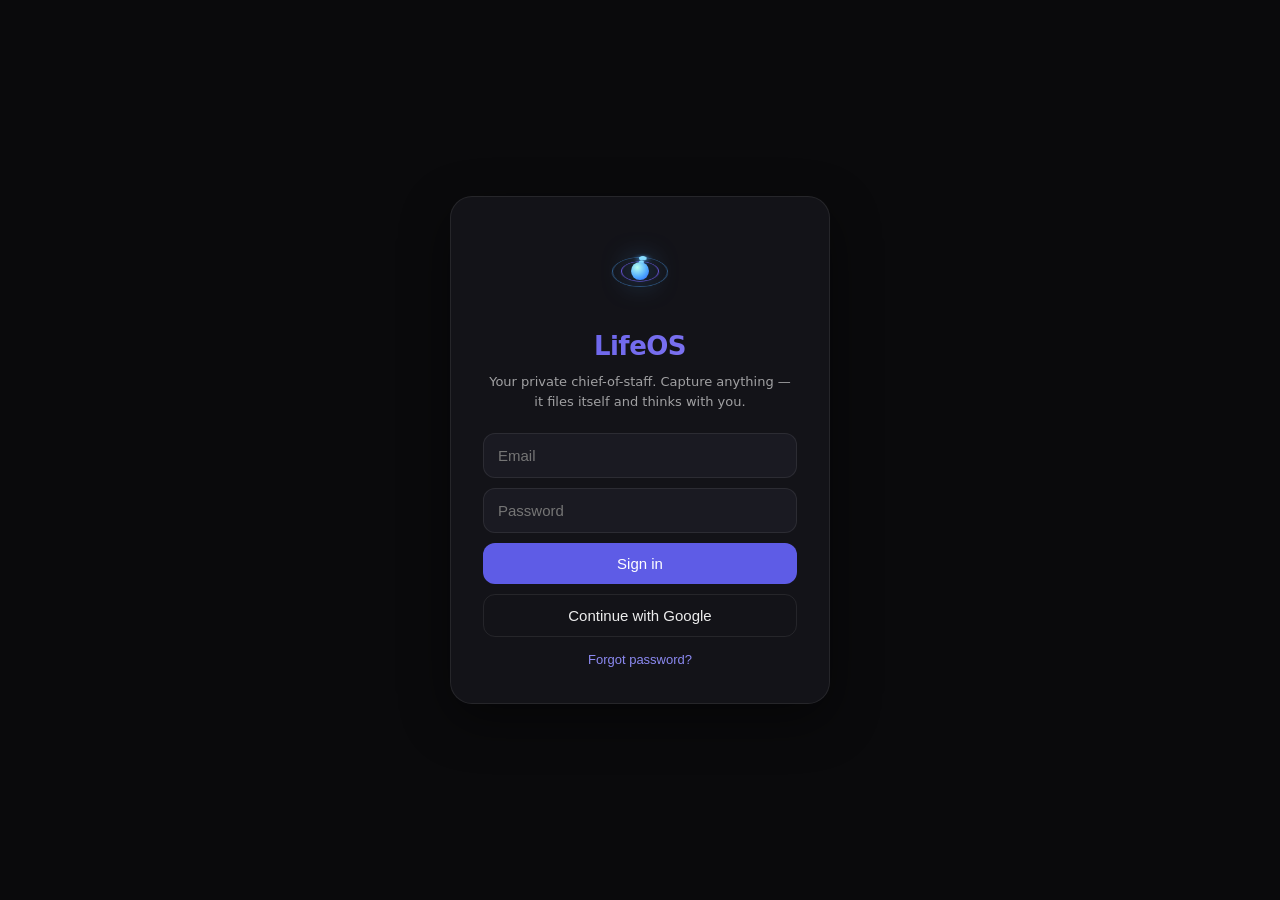
<file: index.html>
<!doctype html>
<html lang="en">
  <head>
    <meta charset="UTF-8" />
    <meta name="viewport" content="width=device-width, initial-scale=1.0, viewport-fit=cover" />
    <meta name="theme-color" content="#0A0A0C" />
    <link rel="manifest" href="./manifest.webmanifest" />
    <link rel="apple-touch-icon" href="./icon.png" />
    <link rel="preconnect" href="https://fonts.googleapis.com" />
    <link rel="preconnect" href="https://fonts.gstatic.com" crossorigin />
    <link rel="stylesheet" href="https://fonts.googleapis.com/css2?family=Newsreader:ital,opsz,wght@0,6..72,400;0,6..72,500;1,6..72,400&display=swap" />
    <title>LifeOS</title>
    <script type="module" crossorigin src="./assets/index-D0IDthLQ.js"></script>
    <link rel="stylesheet" crossorigin href="./assets/index-BQae5wWA.css">
  </head>
  <body>
    <div id="root"></div>
  </body>
</html>
</file>
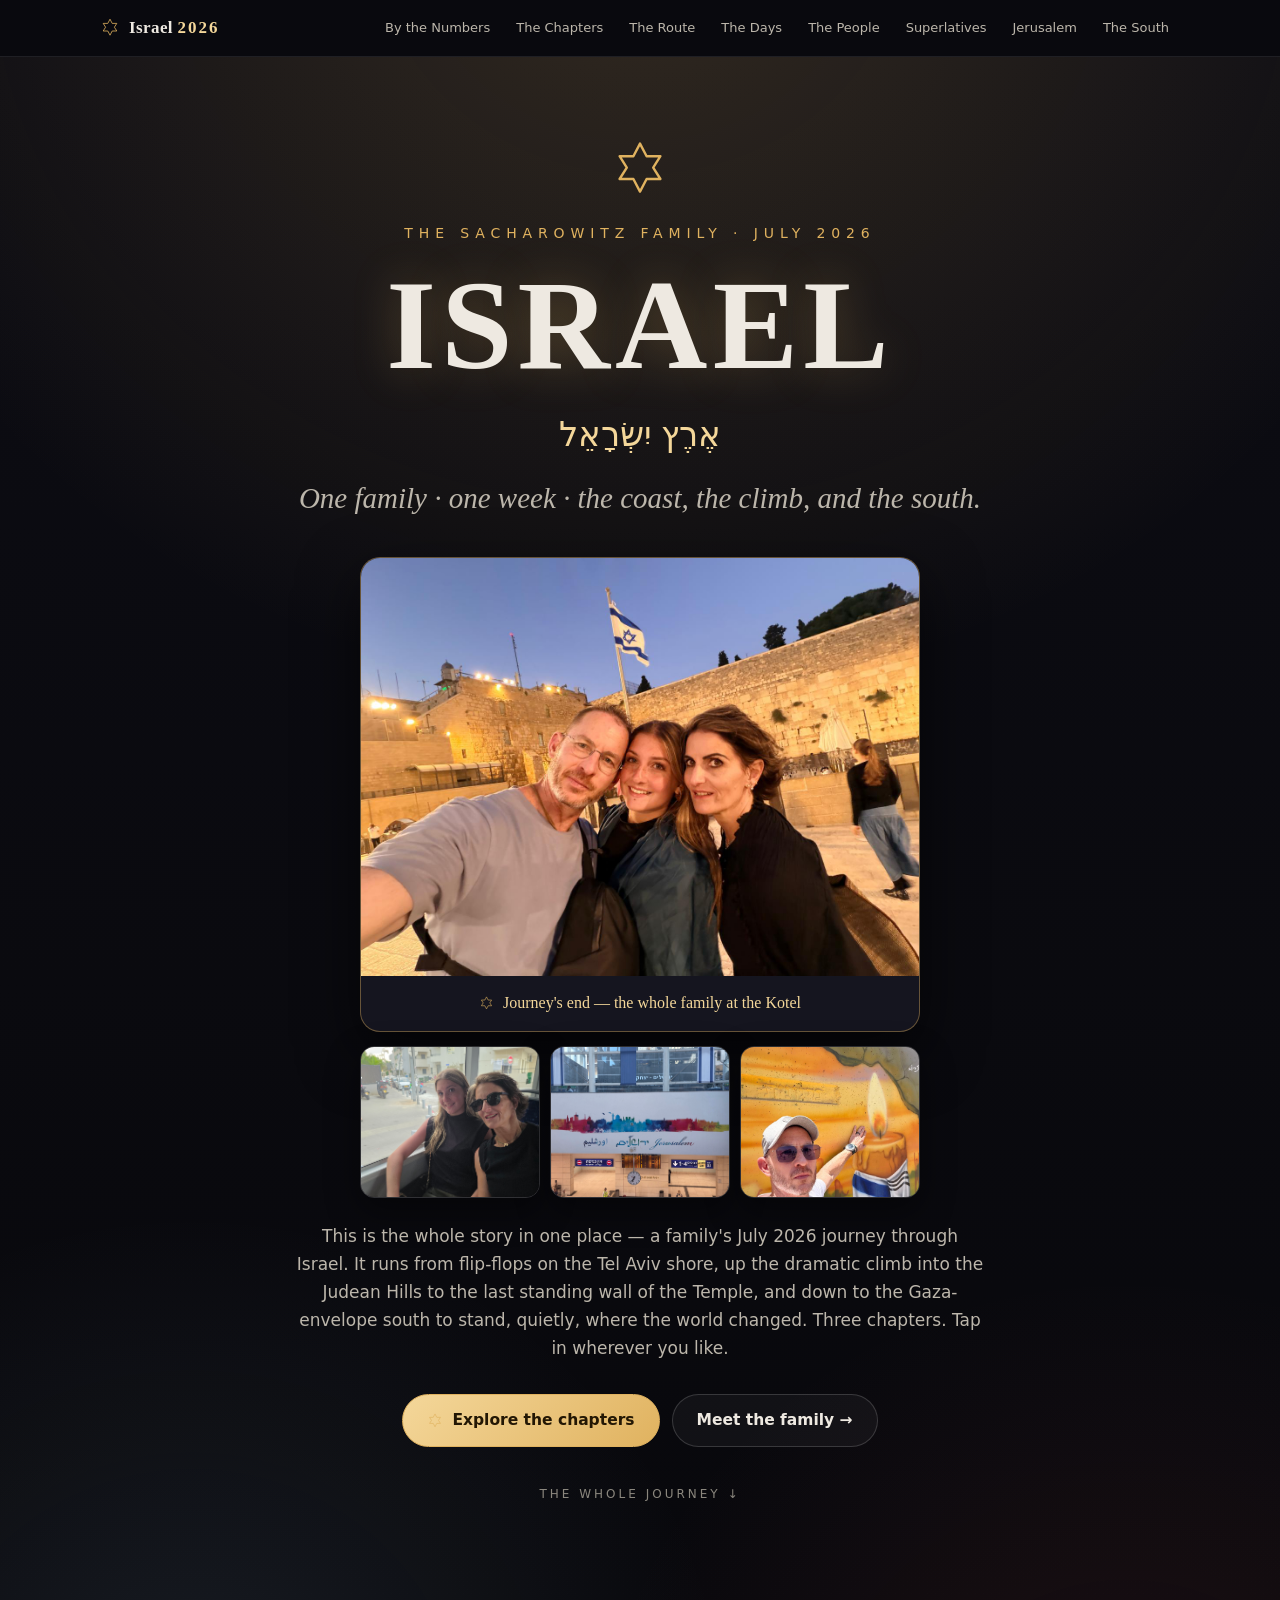
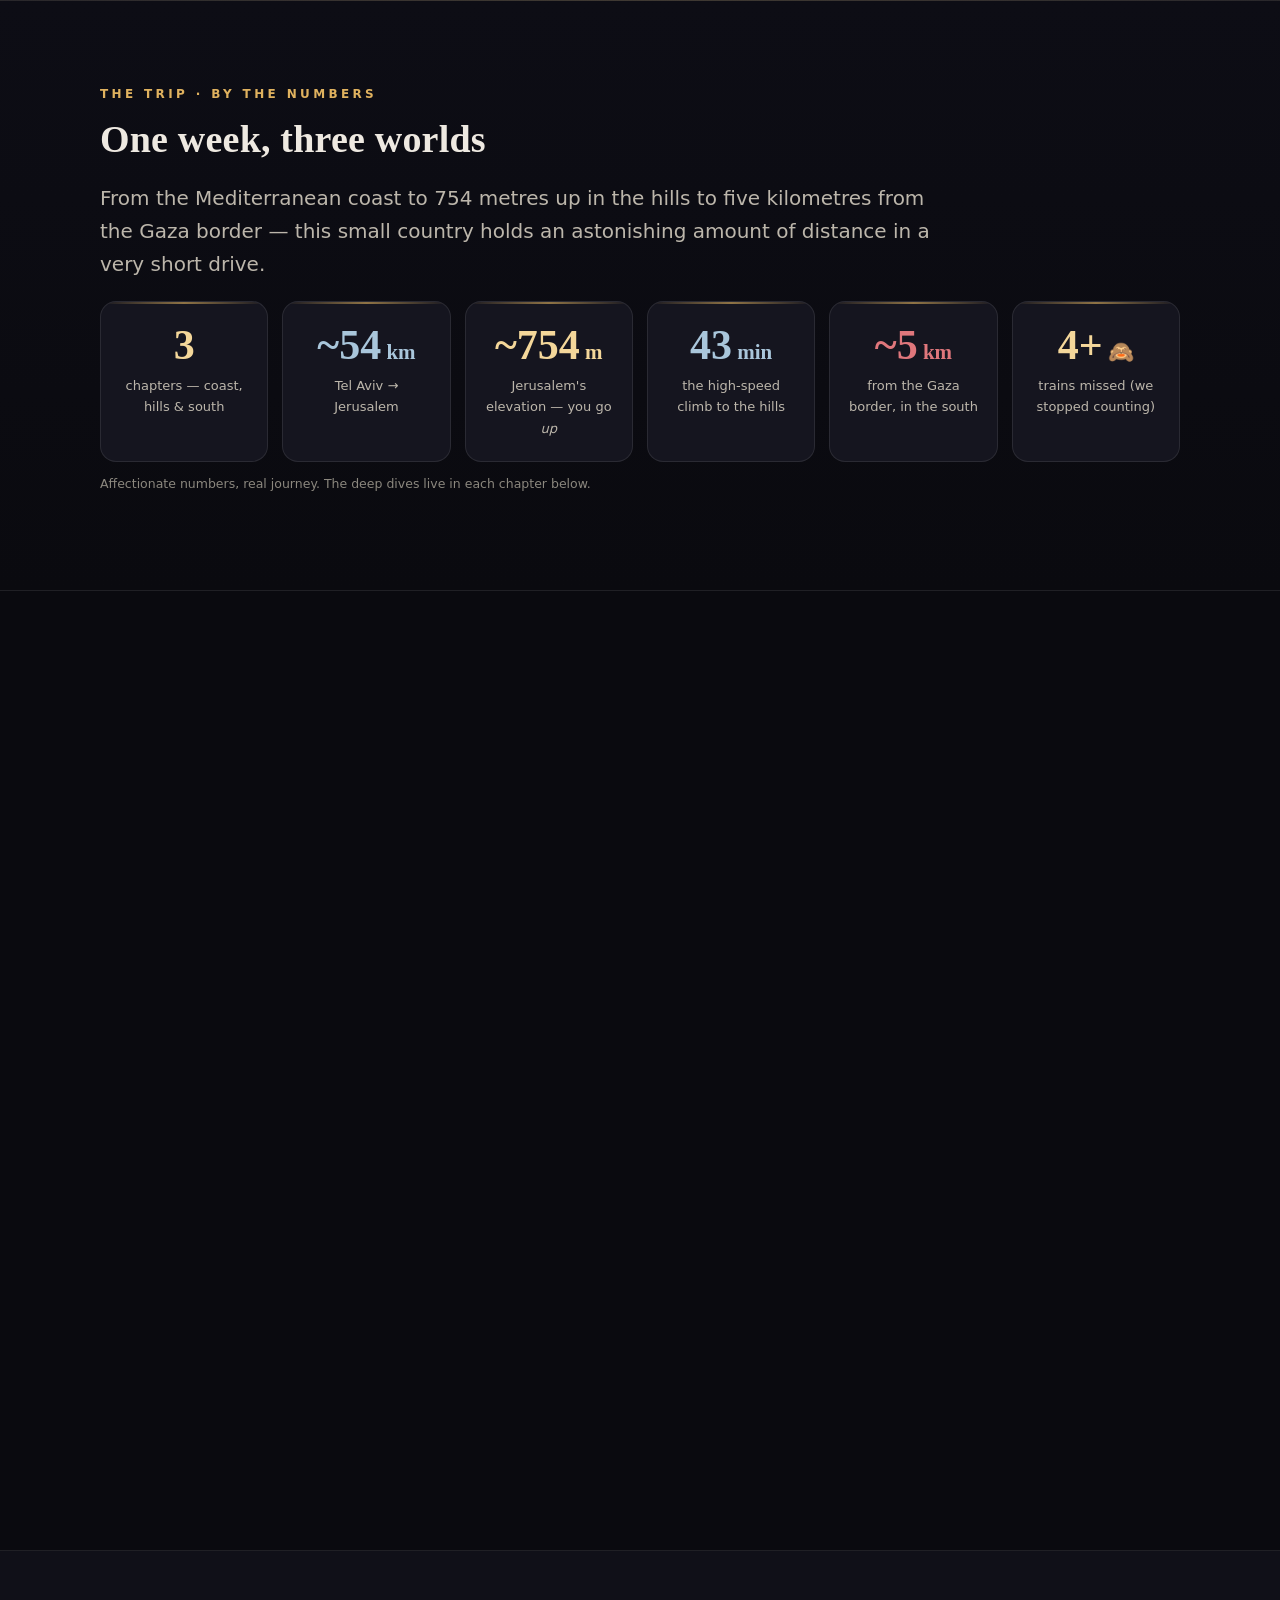
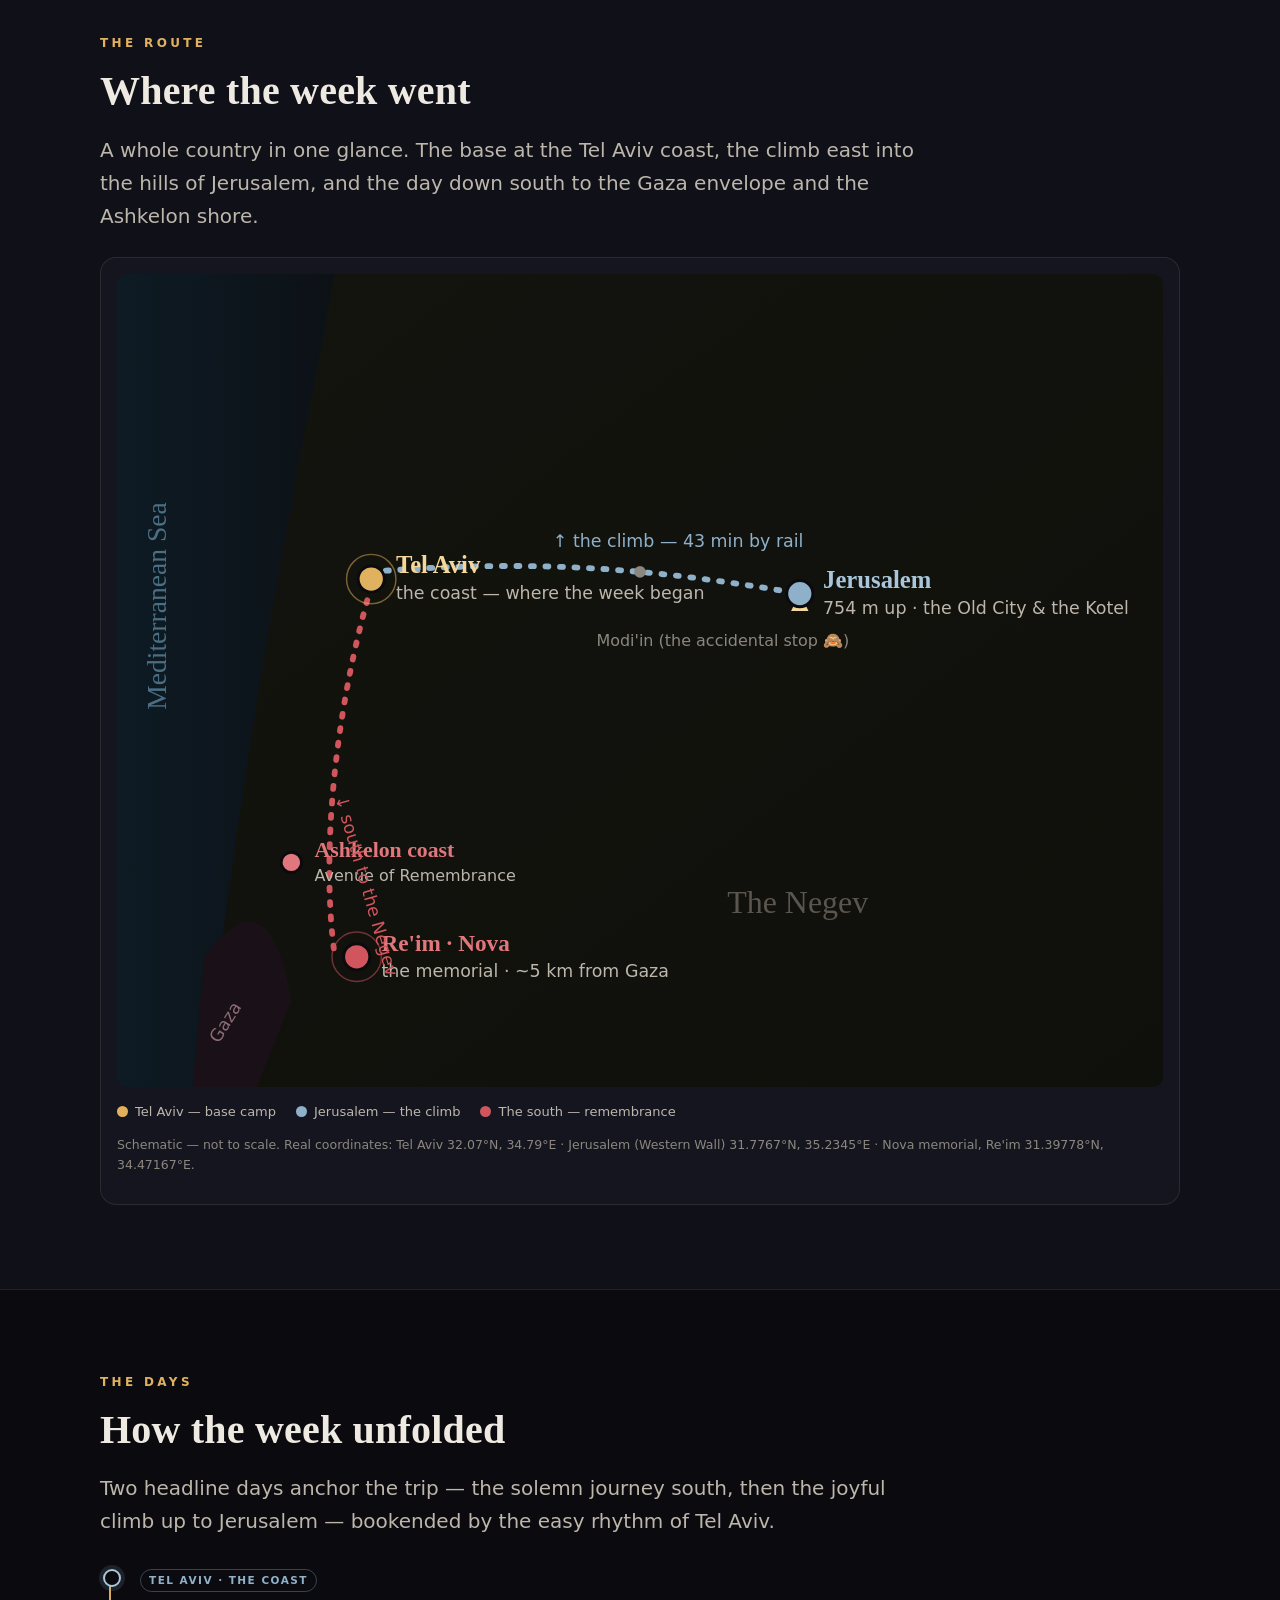
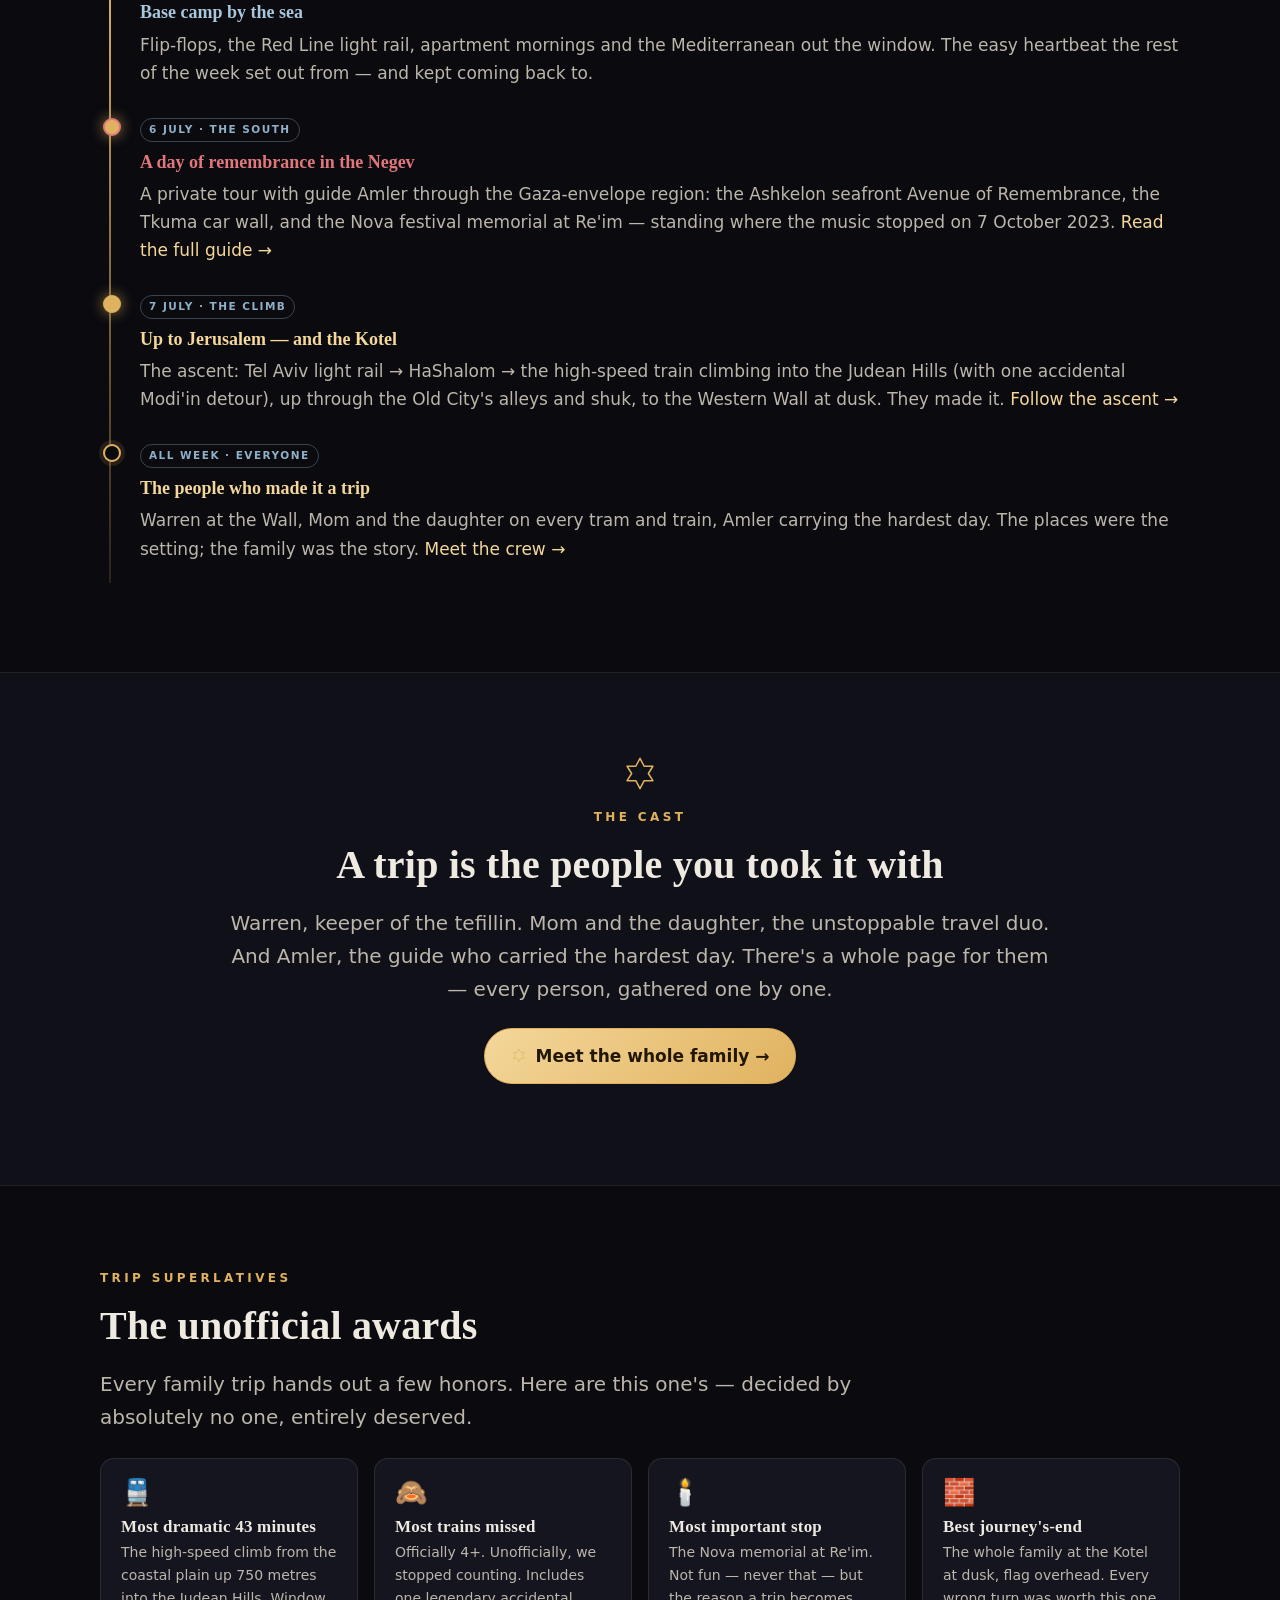
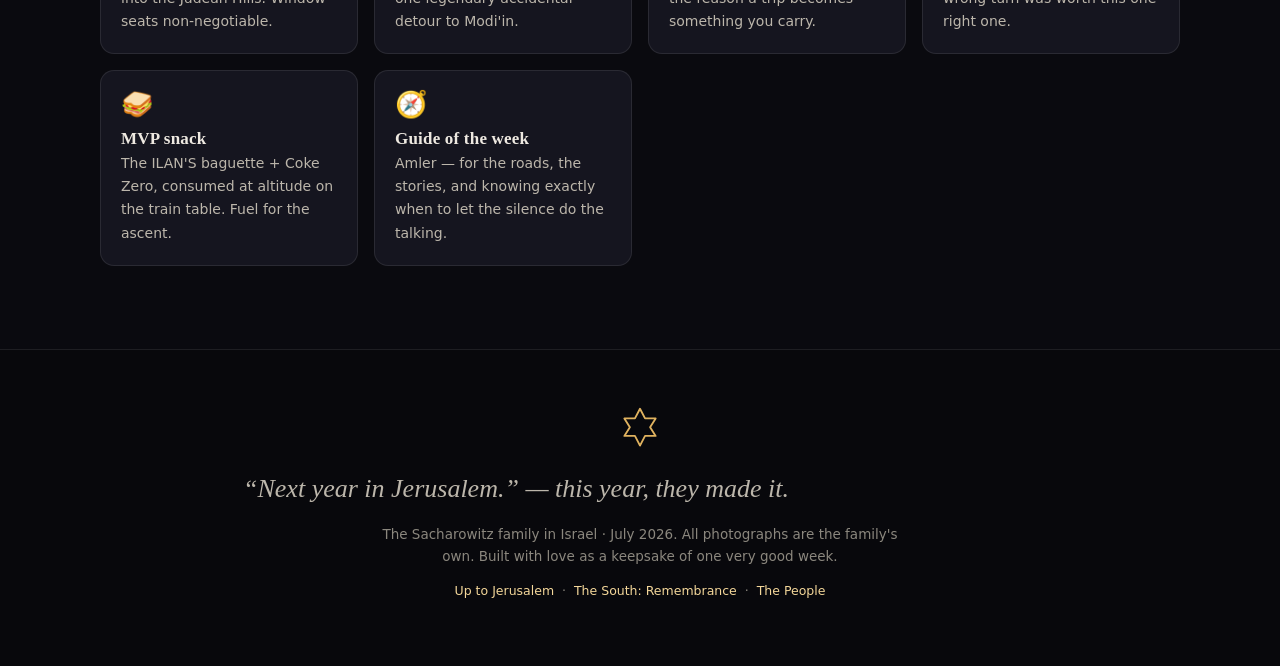
<file: israel/index.html>
<!doctype html>
<html lang="en">
<head>
<meta charset="utf-8" />
<meta name="viewport" content="width=device-width, initial-scale=1.0, viewport-fit=cover" />
<meta name="theme-color" content="#0a0a0f" />
<title>A Family in Israel · July 2026 — the whole journey</title>
<meta name="description" content="The Sacharowitz family's July 2026 trip to Israel — the coast, the climb up to Jerusalem, and the journey of remembrance in the south. One front door to the whole story." />
<style>
  :root{
    --bg:#0a0a0f; --bg2:#101018; --panel:#15151f; --panel2:#1c1c28;
    --line:rgba(255,255,255,.09); --line2:rgba(255,255,255,.16);
    --ink:#eee9e1; --ink2:#bcb6ab; --muted:#8b877e;
    --gold:#e0b25f; --gold2:#f4d79a; --amber:#e6b566;
    --sky:#8fb0c9; --sky2:#a9c6db; --rose:#d0555c; --rose2:#e0777c; --good:#7fb69a;
    --serif:Georgia,"Iowan Old Style","Times New Roman",serif;
    --sans:system-ui,-apple-system,"Segoe UI",Roboto,Helvetica,Arial,sans-serif;
    --wrap:1160px; --r:16px;
  }
  *{box-sizing:border-box}
  html{-webkit-text-size-adjust:100%;scroll-behavior:smooth}
  body{margin:0;background:var(--bg);color:var(--ink);font-family:var(--sans);line-height:1.65;
    font-size:clamp(15px,1.1vw + 12px,17px);overflow-x:hidden;-webkit-font-smoothing:antialiased}
  img{max-width:100%;display:block}
  a{color:var(--gold2);text-decoration:none}
  a:hover{text-decoration:underline}
  h1,h2,h3{font-family:var(--serif);font-weight:600;line-height:1.14;letter-spacing:.2px}
  .wrap{width:100%;max-width:var(--wrap);margin-inline:auto;padding-inline:clamp(16px,4vw,40px)}
  section{padding-block:clamp(42px,6.5vw,84px)}
  .eyebrow{font-family:var(--sans);text-transform:uppercase;letter-spacing:.28em;font-size:12px;color:var(--gold);font-weight:600;margin:0 0 14px}
  .lede{color:var(--ink2);font-size:clamp(16px,1vw + 13px,20px);max-width:66ch}
  .center{text-align:center;margin-inline:auto}
  .divider{height:1px;background:var(--line);border:0;margin:0}
  .star{width:1em;height:1em;display:inline-block;vertical-align:-.12em;flex:none}

  header.nav{position:sticky;top:0;z-index:50;backdrop-filter:blur(10px);background:rgba(10,10,15,.82);border-bottom:1px solid var(--line)}
  .nav-inner{display:flex;align-items:center;gap:14px;min-height:56px}
  .brand{display:flex;align-items:center;gap:9px;font-family:var(--serif);font-weight:600;font-size:17px;letter-spacing:.4px;white-space:nowrap}
  .brand b{color:var(--gold2);letter-spacing:2px}
  .navlinks{margin-left:auto;display:flex;gap:4px;overflow-x:auto;scrollbar-width:none}
  .navlinks::-webkit-scrollbar{display:none}
  .navlinks a{color:var(--ink2);font-size:13px;padding:7px 11px;border-radius:999px;white-space:nowrap}
  .navlinks a:hover{color:var(--ink);background:var(--panel);text-decoration:none}

  /* HERO */
  .hero{position:relative;min-height:94vh;display:flex;align-items:center;text-align:center;overflow:hidden;border-bottom:1px solid var(--line);
    background:radial-gradient(120% 90% at 50% -8%,rgba(224,178,95,.18),transparent 55%),
      radial-gradient(70% 55% at 15% 108%,rgba(143,176,201,.12),transparent 60%),
      radial-gradient(70% 55% at 88% 112%,rgba(208,85,92,.10),transparent 60%),
      linear-gradient(180deg,#0c0c13,#0a0a0f 60%,#08080c)}
  .hero .kick{font-family:var(--sans);letter-spacing:.42em;text-transform:uppercase;font-size:clamp(11px,2.4vw,14px);color:var(--gold);margin:0 0 18px}
  .hero h1{font-size:clamp(44px,12vw,128px);margin:0;letter-spacing:.04em;color:var(--ink);text-shadow:0 0 46px rgba(224,178,95,.30);line-height:.98}
  .hero .heb{font-family:var(--serif);color:var(--gold2);font-size:clamp(20px,5vw,34px);margin:18px 0 0;direction:rtl}
  .hero .sub{font-family:var(--serif);font-style:italic;color:var(--ink2);font-size:clamp(18px,4.2vw,29px);margin:12px 0 0}
  .hero .place{margin:24px auto 0;max-width:64ch;color:var(--ink2)}
  .heroshow{margin:34px auto 0;max-width:560px;border-radius:20px;overflow:hidden;border:1px solid rgba(224,178,95,.4);box-shadow:0 22px 60px rgba(0,0,0,.6);background:var(--panel)}
  .heroshow img{width:100%;max-height:460px;object-fit:cover;object-position:50% 38%;display:block;cursor:zoom-in}
  .heroshow figcaption{padding:14px 18px;font-family:var(--serif);font-size:clamp(14px,2vw,16px);color:var(--gold2);text-align:center;display:flex;gap:9px;align-items:center;justify-content:center}
  .herostrip{display:grid;grid-template-columns:repeat(3,1fr);gap:10px;margin:14px auto 0;max-width:560px}
  .herostrip figure{margin:0;border-radius:14px;overflow:hidden;border:1px solid var(--line2);box-shadow:0 12px 34px rgba(0,0,0,.45)}
  .herostrip img{width:100%;height:clamp(110px,17vw,150px);object-fit:cover;cursor:zoom-in;background:var(--panel2)}
  .herocta{display:flex;flex-wrap:wrap;gap:12px;justify-content:center;margin:32px auto 4px}
  .herocta a{display:inline-flex;align-items:center;gap:9px;font-weight:600;font-size:clamp(14px,1.4vw,15.5px);padding:13px 24px;border-radius:999px;transition:transform .2s ease}
  .herocta a.primary{background:linear-gradient(135deg,var(--gold2),var(--gold));color:#231704;border:1px solid var(--gold)}
  .herocta a.ghost{color:var(--ink);border:1px solid var(--line2);background:rgba(255,255,255,.04)}
  .herocta a:hover{text-decoration:none;transform:translateY(-2px)}
  .hero .scroll{margin-top:38px;color:var(--muted);font-size:12px;letter-spacing:.25em;text-transform:uppercase}

  /* STATS */
  .stats{background:linear-gradient(180deg,#0d0d15,#0a0a0f)}
  .statgrid{display:grid;grid-template-columns:repeat(auto-fit,minmax(min(100%,150px),1fr));gap:14px;margin-top:10px}
  .stat{background:var(--panel);border:1px solid var(--line);border-radius:var(--r);padding:22px 18px;text-align:center;position:relative;overflow:hidden}
  .stat::before{content:"";position:absolute;inset:0 0 auto 0;height:2px;background:linear-gradient(90deg,transparent,var(--gold),transparent);opacity:.6}
  .stat .num{font-family:var(--serif);font-size:clamp(28px,6.5vw,42px);color:var(--gold2);line-height:1;font-weight:600}
  .stat .lab{margin-top:9px;font-size:13px;color:var(--ink2)}
  .stat.sky .num{color:var(--sky2)} .stat.rose .num{color:var(--rose2)}

  /* CHAPTERS */
  .chapters{display:grid;grid-template-columns:repeat(auto-fit,minmax(min(100%,300px),1fr));gap:20px;margin-top:28px}
  .chap{position:relative;border-radius:20px;overflow:hidden;border:1px solid var(--line2);background:var(--panel);display:flex;flex-direction:column;
    box-shadow:0 16px 40px rgba(0,0,0,.4);transition:transform .3s ease,border-color .3s ease}
  .chap:hover{transform:translateY(-6px);border-color:var(--gold);text-decoration:none}
  .chapimg{position:relative;aspect-ratio:4/3;overflow:hidden}
  .chapimg img{width:100%;height:100%;object-fit:cover;transition:transform .5s ease}
  .chap:hover .chapimg img{transform:scale(1.05)}
  .chapimg::after{content:"";position:absolute;inset:0;background:linear-gradient(180deg,transparent 40%,rgba(10,10,15,.86))}
  .chapnum{position:absolute;top:14px;left:16px;z-index:2;font-family:var(--serif);font-size:13px;letter-spacing:.16em;text-transform:uppercase;
    color:var(--gold2);background:rgba(10,10,15,.55);border:1px solid rgba(224,178,95,.4);border-radius:999px;padding:5px 12px}
  .chapbody{padding:20px 22px 24px}
  .chapbody h3{font-size:clamp(21px,2.6vw,26px);margin:0 0 4px;color:var(--ink)}
  .chapbody .when{font-size:12px;letter-spacing:.14em;text-transform:uppercase;color:var(--gold);font-weight:600}
  .chapbody p{color:var(--ink2);font-size:14.5px;margin:10px 0 0}
  .chapbody .go{display:inline-flex;align-items:center;gap:7px;margin-top:14px;font-weight:600;font-size:14px;color:var(--gold2)}

  /* MAP */
  .mapwrap{background:var(--panel);border:1px solid var(--line);border-radius:var(--r);padding:16px;margin-top:24px}
  .mapwrap svg{width:100%;height:auto;display:block;border-radius:10px}
  .legend{display:flex;flex-wrap:wrap;gap:12px 20px;margin-top:14px;font-size:13px;color:var(--ink2)}
  .legend span{display:inline-flex;align-items:center;gap:7px}
  .dotp{width:11px;height:11px;border-radius:50%;flex:none}
  .maptip{font-size:12.5px;color:var(--muted);margin-top:12px}

  /* TIMELINE */
  .tl{position:relative;margin-top:26px;padding-left:34px}
  .tl::before{content:"";position:absolute;left:9px;top:6px;bottom:6px;width:2px;background:linear-gradient(180deg,var(--gold),rgba(224,178,95,.15))}
  .tl .item{position:relative;padding:0 0 26px 6px}
  .tl .item::before{content:"";position:absolute;left:-31px;top:5px;width:14px;height:14px;border-radius:50%;background:var(--bg);border:2px solid var(--gold);box-shadow:0 0 0 4px rgba(224,178,95,.12)}
  .tl .item.sky::before{border-color:var(--sky2);box-shadow:0 0 0 4px rgba(143,176,201,.14)}
  .tl .item.rose::before{border-color:var(--rose2);box-shadow:0 0 0 4px rgba(208,85,92,.14)}
  .tl .item.key::before{background:var(--gold);box-shadow:0 0 14px rgba(224,178,95,.7)}
  .tl .t{font-family:var(--serif);color:var(--gold2);font-size:18px;font-weight:600}
  .tl .item.sky .t{color:var(--sky2)} .tl .item.rose .t{color:var(--rose2)}
  .tl .d{color:var(--ink2);margin-top:3px}
  .tl .loc{display:inline-block;font-size:10.5px;letter-spacing:.14em;text-transform:uppercase;color:#8fb0c9;border:1px solid rgba(143,176,201,.35);border-radius:999px;padding:2px 8px;margin-bottom:6px;font-weight:600}

  /* SUPERLATIVES */
  .super{display:grid;grid-template-columns:repeat(auto-fit,minmax(min(100%,250px),1fr));gap:16px;margin-top:24px}
  .scard{background:var(--panel);border:1px solid var(--line);border-radius:14px;padding:20px}
  .scard .ico{font-size:26px;line-height:1}
  .scard h3{font-size:17px;margin:12px 0 4px;color:var(--ink)}
  .scard p{margin:0;font-size:14px;color:var(--ink2)}

  footer{border-top:1px solid var(--line);background:#08080c;text-align:center}
  footer .big{font-family:var(--serif);font-style:italic;color:var(--ink2);font-size:clamp(19px,3vw,26px);margin:0 0 12px}
  footer p{color:var(--muted);font-size:13.5px;max-width:64ch;margin:8px auto}

  #lightbox{position:fixed;inset:0;z-index:100;background:rgba(6,6,9,.95);display:none;align-items:center;justify-content:center;flex-direction:column;padding:20px;cursor:zoom-out}
  #lightbox.on{display:flex}
  #lightbox img{max-width:96vw;max-height:82vh;border-radius:10px;box-shadow:0 20px 60px rgba(0,0,0,.6)}
  #lightbox .lbcap{color:var(--ink2);font-size:13.5px;margin-top:14px;max-width:72ch;text-align:center}
  #lightbox .lbx{position:absolute;top:16px;right:20px;color:var(--ink2);font-size:30px;line-height:1}

  .js .reveal{opacity:0;transform:translateY(18px);transition:opacity .7s ease,transform .7s ease}
  .js .reveal.in{opacity:1;transform:none}
  @media (prefers-reduced-motion:reduce){.js .reveal{opacity:1;transform:none;transition:none}html{scroll-behavior:auto}}
</style>
</head>
<body>

<svg width="0" height="0" style="position:absolute" aria-hidden="true">
  <symbol id="magen" viewBox="0 0 100 100"><path d="M50 6 L61 27 84 27 72 46 84 65 61 65 50 86 39 65 16 65 28 46 16 27 39 27 Z" fill="none" stroke="#e0b25f" stroke-width="4" stroke-linejoin="round"/></symbol>
  <symbol id="anemone" viewBox="0 0 24 24"><g fill="#d0555c"><ellipse cx="12" cy="5" rx="3" ry="5"/><ellipse cx="12" cy="19" rx="3" ry="5"/><ellipse cx="5" cy="12" rx="5" ry="3"/><ellipse cx="19" cy="12" rx="5" ry="3"/><ellipse cx="7" cy="7" rx="3.4" ry="4.6" transform="rotate(-45 7 7)"/><ellipse cx="17" cy="7" rx="3.4" ry="4.6" transform="rotate(45 17 7)"/><ellipse cx="7" cy="17" rx="3.4" ry="4.6" transform="rotate(45 7 17)"/><ellipse cx="17" cy="17" rx="3.4" ry="4.6" transform="rotate(-45 17 17)"/></g><circle cx="12" cy="12" r="3.2" fill="#1a1a10"/></symbol>
</svg>

<header class="nav">
  <div class="wrap nav-inner">
    <div class="brand"><svg class="star" style="width:20px;height:20px"><use href="#magen"/></svg> <span>Israel <b>2026</b></span></div>
    <nav class="navlinks">
      <a href="#stats">By the Numbers</a>
      <a href="#chapters">The Chapters</a>
      <a href="#map">The Route</a>
      <a href="#timeline">The Days</a>
      <a href="#people">The People</a>
      <a href="#super">Superlatives</a>
      <a href="../jerusalem-tour/">Jerusalem</a>
      <a href="../nova-tour/">The South</a>
    </nav>
  </div>
</header>

<!-- HERO -->
<section class="hero" id="top">
  <div class="wrap">
    <svg class="star" style="width:60px;height:60px;margin:0 auto 22px;display:block"><use href="#magen"/></svg>
    <p class="kick">The Sacharowitz Family · July 2026</p>
    <h1>ISRAEL</h1>
    <p class="heb">אֶרֶץ יִשְׂרָאֵל</p>
    <p class="sub">One family · one week · the coast, the climb, and the south.</p>
    <figure class="heroshow">
      <img data-lb data-cap="The Sacharowitz family at the Western Wall at dusk, the Israeli flag flying above the golden stones — 7 July 2026." src="../jerusalem-tour/img/kotel-family.jpg" alt="The family together at the Western Wall at dusk">
      <figcaption><svg class="star" style="width:15px;height:15px"><use href="#magen"/></svg> Journey's end — the whole family at the Kotel</figcaption>
    </figure>
    <div class="herostrip">
      <figure><img data-lb data-cap="Mother and daughter on the Tel Aviv light rail — where the week began." src="../jerusalem-tour/img/tram-mother-daughter.jpg" alt="On the Tel Aviv light rail"></figure>
      <figure><img data-lb data-cap="Arrival — the watercolor 'Jerusalem' mural at Yitzhak Navon station." src="../jerusalem-tour/img/navon-jerusalem-mural.jpg" alt="Jerusalem mural at Navon station"></figure>
      <figure><img data-lb data-cap="A hand to the memorial candle at the Nova site, Re'im — the most solemn day of the trip." src="../nova-tour/img/nova-candle.jpg" alt="A hand to the memorial candle at Re'im"></figure>
    </div>
    <p class="place">This is the whole story in one place — a family's July 2026 journey through Israel. It runs from flip-flops on the Tel Aviv shore, up the dramatic climb into the Judean Hills to the last standing wall of the Temple, and down to the Gaza-envelope south to stand, quietly, where the world changed. Three chapters. Tap in wherever you like.</p>
    <div class="herocta">
      <a class="primary" href="#chapters"><svg class="star" style="width:16px;height:16px"><use href="#magen"/></svg> Explore the chapters</a>
      <a class="ghost" href="#people">Meet the family →</a>
    </div>
    <p class="scroll">The whole journey ↓</p>
  </div>
</section>

<!-- STATS -->
<section class="stats" id="stats">
  <div class="wrap reveal">
    <p class="eyebrow">The Trip · by the numbers</p>
    <h2 style="margin:0 0 6px;font-size:clamp(24px,4.4vw,38px)">One week, three worlds</h2>
    <p class="lede">From the Mediterranean coast to 754 metres up in the hills to five kilometres from the Gaza border — this small country holds an astonishing amount of distance in a very short drive.</p>
    <div class="statgrid">
      <div class="stat"><div class="num">3</div><div class="lab">chapters — coast, hills &amp; south</div></div>
      <div class="stat sky"><div class="num">~54<span style="font-size:.5em"> km</span></div><div class="lab">Tel Aviv → Jerusalem</div></div>
      <div class="stat"><div class="num">~754<span style="font-size:.5em"> m</span></div><div class="lab">Jerusalem's elevation — you go <em>up</em></div></div>
      <div class="stat sky"><div class="num">43<span style="font-size:.5em"> min</span></div><div class="lab">the high-speed climb to the hills</div></div>
      <div class="stat rose"><div class="num">~5<span style="font-size:.5em"> km</span></div><div class="lab">from the Gaza border, in the south</div></div>
      <div class="stat"><div class="num">4+<span style="font-size:.5em"> 🙈</span></div><div class="lab">trains missed (we stopped counting)</div></div>
    </div>
    <p class="maptip">Affectionate numbers, real journey. The deep dives live in each chapter below.</p>
  </div>
</section>

<hr class="divider" />

<!-- CHAPTERS -->
<section id="chapters">
  <div class="wrap reveal">
    <p class="eyebrow">The Journey</p>
    <h2 style="font-size:clamp(26px,4.6vw,40px);margin:0 0 10px">Three chapters, one week</h2>
    <p class="lede">The trip tells itself in three movements — the solemn south, the joyful climb, and the people who tied it all together. Step into any one.</p>
    <div class="chapters">
      <a class="chap" href="../nova-tour/">
        <div class="chapimg"><span class="chapnum">Chapter I · 6 July</span><img src="../nova-tour/img/nova-candle.jpg" alt="The memorial candle at the Nova site"></div>
        <div class="chapbody">
          <div class="when">The South · Remembrance</div>
          <h3>Bearing witness in the Negev</h3>
          <p>A private day through the Gaza envelope with guide Amler — the Nova festival memorial at Re'im, the Tkuma car wall, and the Ashkelon coast where the sea attack came ashore. The trip's most serious day, told with care and full sources.</p>
          <span class="go">Enter the remembrance guide →</span>
        </div>
      </a>
      <a class="chap" href="../jerusalem-tour/">
        <div class="chapimg"><span class="chapnum">Chapter II · 7 July</span><img src="../jerusalem-tour/img/kotel-family.jpg" alt="The family at the Western Wall"></div>
        <div class="chapbody">
          <div class="when">The Climb · Tel Aviv → Jerusalem</div>
          <h3>Up to Jerusalem</h3>
          <p>The ascent — from the Tel Aviv light rail through HaShalom station, onto the high-speed train that climbs into the Judean Hills, one accidental detour to Modi'in, and up through the Old City to the Kotel. A joyful, playful travel diary. And they made it.</p>
          <span class="go">Follow the ascent →</span>
        </div>
      </a>
      <a class="chap" href="../people/">
        <div class="chapimg"><span class="chapnum">Chapter III · everyone</span><img src="../jerusalem-tour/img/oldcity-shuk-family.jpg" alt="The family in the Old City market"></div>
        <div class="chapbody">
          <div class="when">The People · the whole crew</div>
          <h3>The family, one by one</h3>
          <p>A trip is really just the people you took it with. Everyone gathered up person by person — Warren, Mom and the daughter, and Amler the guide — with a little love and a lot of photos for each.</p>
          <span class="go">Meet everyone →</span>
        </div>
      </a>
    </div>
  </div>
</section>

<hr class="divider" />

<!-- MAP -->
<section id="map" style="background:var(--bg2)">
  <div class="wrap reveal">
    <p class="eyebrow">The Route</p>
    <h2 style="font-size:clamp(26px,4.6vw,40px);margin:0 0 10px">Where the week went</h2>
    <p class="lede">A whole country in one glance. The base at the Tel Aviv coast, the climb east into the hills of Jerusalem, and the day down south to the Gaza envelope and the Ashkelon shore.</p>
    <div class="mapwrap">
      <svg viewBox="0 0 720 560" role="img" aria-label="Schematic map of the trip across Israel">
        <defs>
          <linearGradient id="sea" x1="0" y1="0" x2="1" y2="0"><stop offset="0" stop-color="#0e1b24"/><stop offset="1" stop-color="#0c1116"/></linearGradient>
          <linearGradient id="land" x1="0" y1="0" x2="1" y2="1"><stop offset="0" stop-color="#14140f"/><stop offset="1" stop-color="#0f0f0b"/></linearGradient>
        </defs>
        <rect x="0" y="0" width="720" height="560" fill="url(#land)"/>
        <!-- Mediterranean -->
        <path d="M0 0 L150 0 C120 160 90 300 60 560 L0 560 Z" fill="url(#sea)"/>
        <text x="34" y="300" fill="#4a6f84" font-family="Georgia" font-size="19" transform="rotate(-90 34 300)">Mediterranean Sea</text>
        <!-- Gaza -->
        <path d="M60 470 C90 430 110 440 120 500 L96 560 L52 560 Z" fill="#1a1017"/>
        <text x="70" y="530" fill="#8b6b74" font-family="system-ui" font-size="12" transform="rotate(-58 70 530)">Gaza</text>
        <!-- route line: TLV -> Jerusalem -->
        <path d="M175 205 C 300 195, 380 205, 470 220" fill="none" stroke="#8fb0c9" stroke-width="4" stroke-dasharray="2 8" stroke-linecap="round"/>
        <!-- route line: TLV -> south -->
        <path d="M175 215 C 150 300, 140 400, 150 470" fill="none" stroke="#d0555c" stroke-width="4" stroke-dasharray="2 8" stroke-linecap="round"/>
        <!-- Tel Aviv -->
        <circle cx="175" cy="210" r="9" fill="#e0b25f" stroke="#0a0a0f" stroke-width="2"/>
        <circle cx="175" cy="210" r="17" fill="none" stroke="#e0b25f" stroke-width="1" opacity=".5"/>
        <text x="192" y="206" fill="#f4d79a" font-family="Georgia" font-size="17" font-weight="600">Tel Aviv</text>
        <text x="192" y="224" fill="#bcb6ab" font-family="system-ui" font-size="12">the coast — where the week began</text>
        <!-- Jerusalem -->
        <path d="M470 220 l6 12 h-12 z" fill="#f4d79a"/>
        <circle cx="470" cy="220" r="9" fill="#8fb0c9" stroke="#0a0a0f" stroke-width="2"/>
        <text x="486" y="216" fill="#a9c6db" font-family="Georgia" font-size="17" font-weight="600">Jerusalem</text>
        <text x="486" y="234" fill="#bcb6ab" font-family="system-ui" font-size="12">754 m up · the Old City &amp; the Kotel</text>
        <text x="300" y="188" fill="#8fb0c9" font-family="system-ui" font-size="12">↑ the climb — 43 min by rail</text>
        <!-- Modiin detour -->
        <circle cx="360" cy="205" r="4" fill="#8b877e"/>
        <text x="330" y="256" fill="#8b877e" font-family="system-ui" font-size="11">Modi'in (the accidental stop 🙈)</text>
        <!-- Ashkelon -->
        <circle cx="120" cy="405" r="7" fill="#e0777c" stroke="#0a0a0f" stroke-width="2"/>
        <text x="136" y="401" fill="#e0777c" font-family="Georgia" font-size="15" font-weight="600">Ashkelon coast</text>
        <text x="136" y="418" fill="#bcb6ab" font-family="system-ui" font-size="11">Avenue of Remembrance</text>
        <!-- Reim / Nova -->
        <circle cx="165" cy="470" r="9" fill="#d0555c" stroke="#0a0a0f" stroke-width="2"/>
        <circle cx="165" cy="470" r="17" fill="none" stroke="#d0555c" stroke-width="1" opacity=".5"/>
        <text x="182" y="466" fill="#e0777c" font-family="Georgia" font-size="16" font-weight="600">Re'im · Nova</text>
        <text x="182" y="484" fill="#bcb6ab" font-family="system-ui" font-size="12">the memorial · ~5 km from Gaza</text>
        <text x="150" y="360" fill="#d0555c" font-family="system-ui" font-size="12" transform="rotate(74 150 360)">↓ south to the Negev</text>
        <!-- Negev label -->
        <text x="420" y="440" fill="#5a564d" font-family="Georgia" font-size="22">The Negev</text>
      </svg>
      <div class="legend">
        <span><i class="dotp" style="background:#e0b25f"></i> Tel Aviv — base camp</span>
        <span><i class="dotp" style="background:#8fb0c9"></i> Jerusalem — the climb</span>
        <span><i class="dotp" style="background:#d0555c"></i> The south — remembrance</span>
      </div>
      <p class="maptip">Schematic — not to scale. Real coordinates: Tel Aviv 32.07°N, 34.79°E · Jerusalem (Western Wall) 31.7767°N, 35.2345°E · Nova memorial, Re'im 31.39778°N, 34.47167°E.</p>
    </div>
  </div>
</section>

<hr class="divider" />

<!-- TIMELINE -->
<section id="timeline">
  <div class="wrap reveal">
    <p class="eyebrow">The Days</p>
    <h2 style="font-size:clamp(26px,4.6vw,40px);margin:0 0 10px">How the week unfolded</h2>
    <p class="lede">Two headline days anchor the trip — the solemn journey south, then the joyful climb up to Jerusalem — bookended by the easy rhythm of Tel Aviv.</p>
    <div class="tl">
      <div class="item sky"><span class="loc">Tel Aviv · the coast</span><div class="t">Base camp by the sea</div><div class="d">Flip-flops, the Red Line light rail, apartment mornings and the Mediterranean out the window. The easy heartbeat the rest of the week set out from — and kept coming back to.</div></div>
      <div class="item rose key"><span class="loc">6 July · the south</span><div class="t">A day of remembrance in the Negev</div><div class="d">A private tour with guide Amler through the Gaza-envelope region: the Ashkelon seafront Avenue of Remembrance, the Tkuma car wall, and the Nova festival memorial at Re'im — standing where the music stopped on 7 October 2023. <a href="../nova-tour/">Read the full guide →</a></div></div>
      <div class="item key"><span class="loc">7 July · the climb</span><div class="t">Up to Jerusalem — and the Kotel</div><div class="d">The ascent: Tel Aviv light rail → HaShalom → the high-speed train climbing into the Judean Hills (with one accidental Modi'in detour), up through the Old City's alleys and shuk, to the Western Wall at dusk. They made it. <a href="../jerusalem-tour/">Follow the ascent →</a></div></div>
      <div class="item"><span class="loc">All week · everyone</span><div class="t">The people who made it a trip</div><div class="d">Warren at the Wall, Mom and the daughter on every tram and train, Amler carrying the hardest day. The places were the setting; the family was the story. <a href="../people/">Meet the crew →</a></div></div>
    </div>
  </div>
</section>

<hr class="divider" />

<!-- PEOPLE teaser -->
<section id="people" style="background:var(--bg2)">
  <div class="wrap reveal center">
    <svg class="star" style="width:38px;height:38px;margin:0 auto 14px;display:block"><use href="#magen"/></svg>
    <p class="eyebrow" style="justify-content:center">The Cast</p>
    <h2 style="font-size:clamp(26px,4.6vw,40px);margin:0 0 10px">A trip is the people you took it with</h2>
    <p class="lede center">Warren, keeper of the tefillin. Mom and the daughter, the unstoppable travel duo. And Amler, the guide who carried the hardest day. There's a whole page for them — every person, gathered one by one.</p>
    <p style="margin-top:22px"><a class="primary" style="display:inline-flex;align-items:center;gap:9px;font-weight:600;padding:13px 26px;border-radius:999px;background:linear-gradient(135deg,var(--gold2),var(--gold));color:#231704;border:1px solid var(--gold)" href="../people/"><svg class="star" style="width:16px;height:16px"><use href="#magen"/></svg> Meet the whole family →</a></p>
  </div>
</section>

<hr class="divider" />

<!-- SUPERLATIVES -->
<section id="super">
  <div class="wrap reveal">
    <p class="eyebrow">Trip Superlatives</p>
    <h2 style="font-size:clamp(26px,4.6vw,40px);margin:0 0 10px">The unofficial awards</h2>
    <p class="lede">Every family trip hands out a few honors. Here are this one's — decided by absolutely no one, entirely deserved.</p>
    <div class="super">
      <div class="scard"><div class="ico">🚆</div><h3>Most dramatic 43 minutes</h3><p>The high-speed climb from the coastal plain up 750 metres into the Judean Hills. Window seats non-negotiable.</p></div>
      <div class="scard"><div class="ico">🙈</div><h3>Most trains missed</h3><p>Officially 4+. Unofficially, we stopped counting. Includes one legendary accidental detour to Modi'in.</p></div>
      <div class="scard"><div class="ico">🕯️</div><h3>Most important stop</h3><p>The Nova memorial at Re'im. Not fun — never that — but the reason a trip becomes something you carry.</p></div>
      <div class="scard"><div class="ico">🧱</div><h3>Best journey's-end</h3><p>The whole family at the Kotel at dusk, flag overhead. Every wrong turn was worth this one right one.</p></div>
      <div class="scard"><div class="ico">🥪</div><h3>MVP snack</h3><p>The ILAN'S baguette + Coke Zero, consumed at altitude on the train table. Fuel for the ascent.</p></div>
      <div class="scard"><div class="ico">🧭</div><h3>Guide of the week</h3><p>Amler — for the roads, the stories, and knowing exactly when to let the silence do the talking.</p></div>
    </div>
  </div>
</section>

<footer>
  <div class="wrap" style="padding-block:56px">
    <svg class="star" style="width:46px;height:46px;margin:0 auto 16px;display:block"><use href="#magen"/></svg>
    <p class="big">“Next year in Jerusalem.” — this year, they made it.</p>
    <p>The Sacharowitz family in Israel · July 2026. All photographs are the family's own. Built with love as a keepsake of one very good week.</p>
    <p style="margin-top:14px;font-size:12.5px"><a href="../jerusalem-tour/">Up to Jerusalem</a> &nbsp;·&nbsp; <a href="../nova-tour/">The South: Remembrance</a> &nbsp;·&nbsp; <a href="../people/">The People</a></p>
  </div>
</footer>

<div id="lightbox"><span class="lbx" aria-hidden="true">×</span><img alt="" /><p class="lbcap"></p></div>

<script>
(function(){
  document.documentElement.className += ' js';
  document.querySelectorAll('img').forEach(function(img){
    img.onerror=function(){ img.style.visibility='hidden'; };
  });
  var lb=document.getElementById('lightbox');
  if(lb){
    var lbImg=lb.querySelector('img'), lbCap=lb.querySelector('.lbcap');
    function openLb(src,cap){ lbImg.src=src; lbCap.textContent=cap||''; lb.classList.add('on'); document.body.style.overflow='hidden'; }
    function closeLb(){ lb.classList.remove('on'); lbImg.src=''; document.body.style.overflow=''; }
    document.querySelectorAll('[data-lb]').forEach(function(img){
      img.style.cursor='zoom-in';
      img.addEventListener('click',function(){ openLb(img.getAttribute('data-lb')||img.currentSrc||img.src, img.getAttribute('data-cap')||img.alt||''); });
    });
    lb.addEventListener('click',closeLb);
    document.addEventListener('keydown',function(e){ if(e.key==='Escape') closeLb(); });
  }
  if('IntersectionObserver' in window){
    var io=new IntersectionObserver(function(es){ es.forEach(function(e){ if(e.isIntersecting){ e.target.classList.add('in'); io.unobserve(e.target);} }); },{threshold:.1});
    document.querySelectorAll('.reveal').forEach(function(n){ io.observe(n); });
  } else { document.querySelectorAll('.reveal').forEach(function(n){ n.classList.add('in'); }); }
})();
</script>
</body>
</html>
</file>
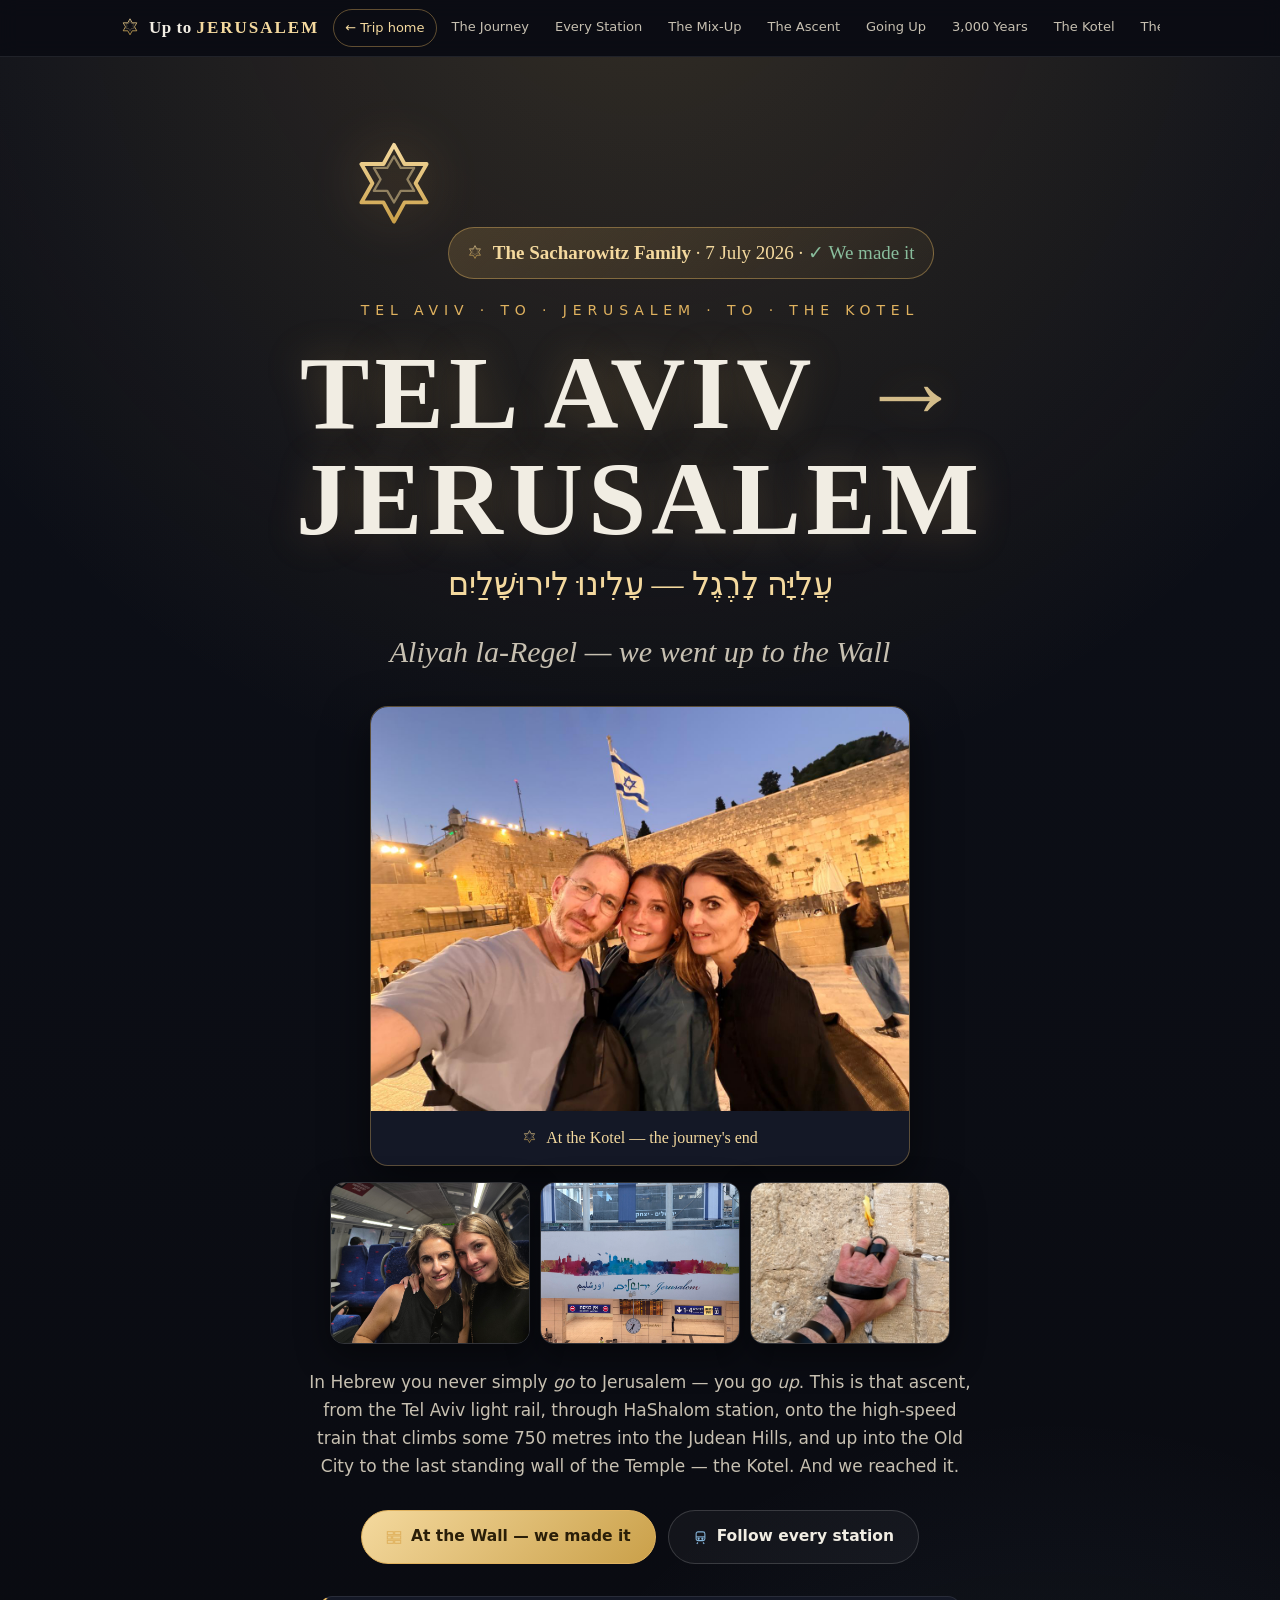
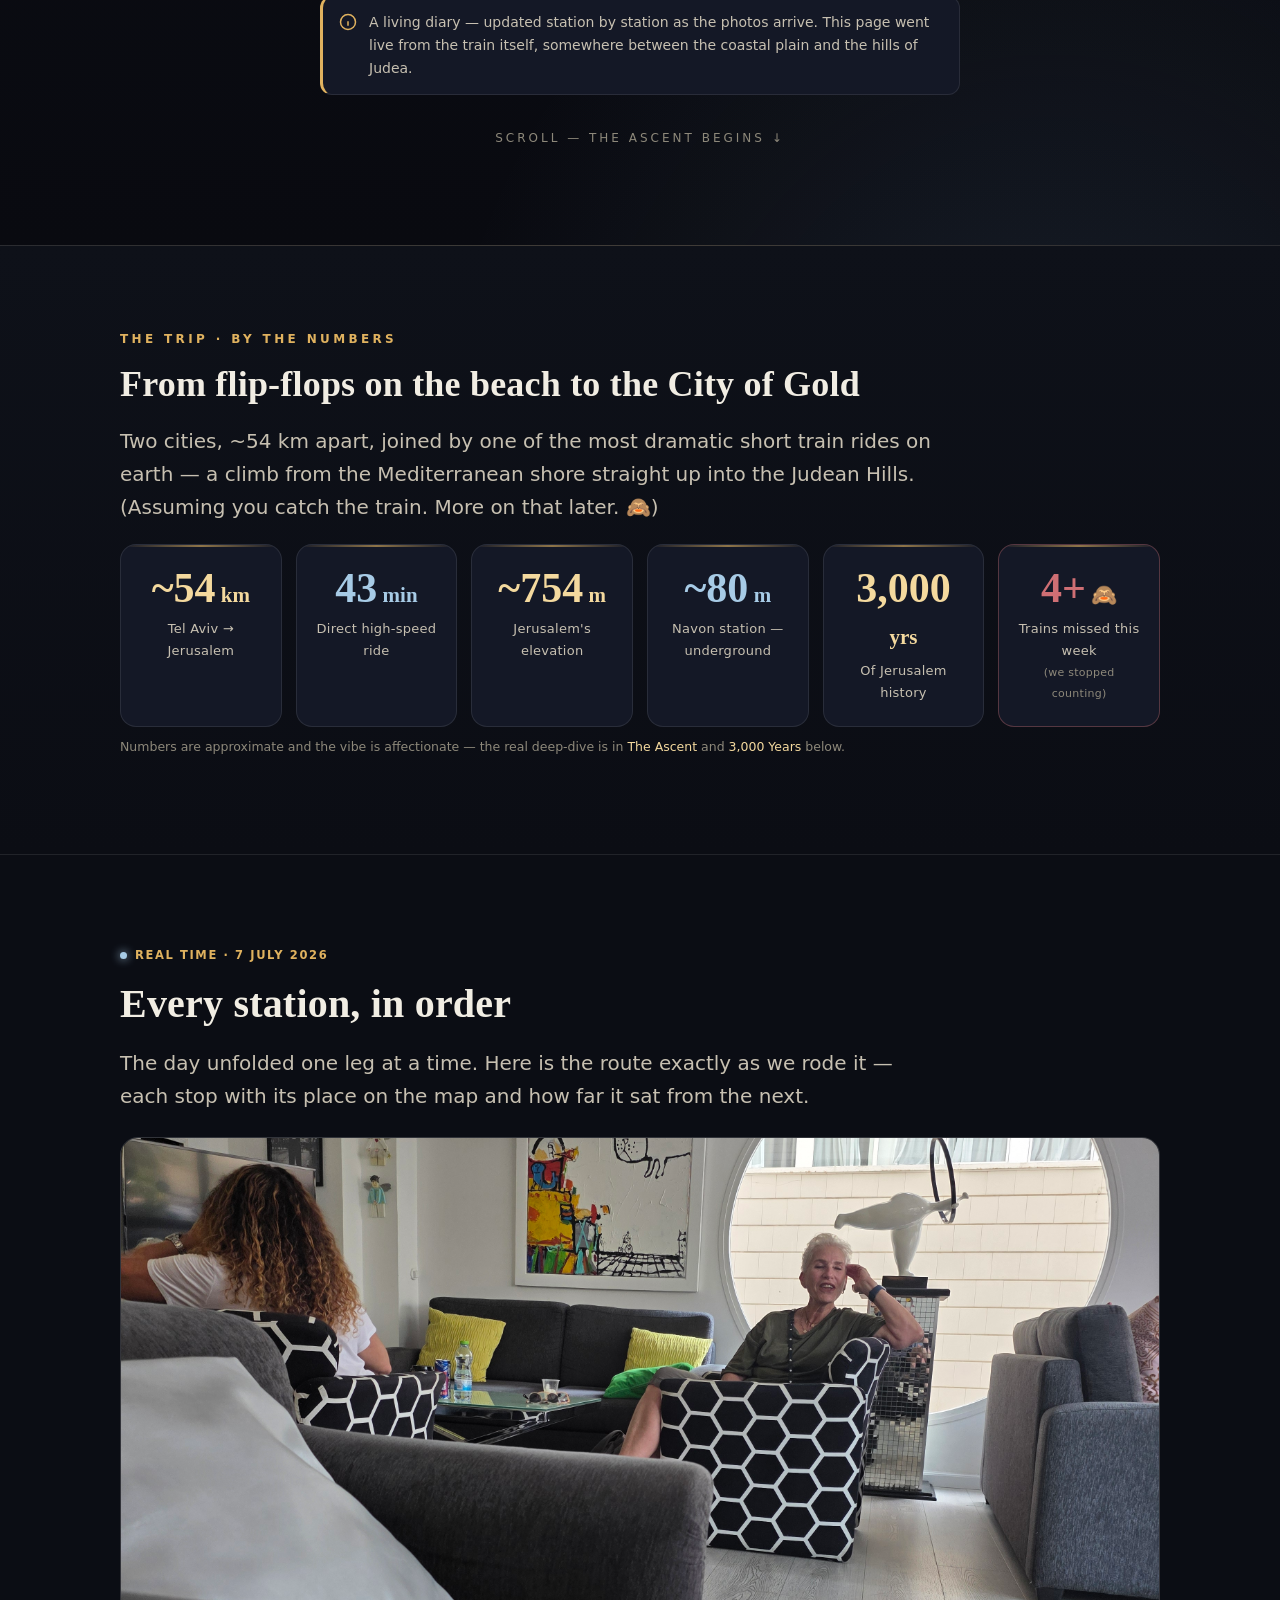
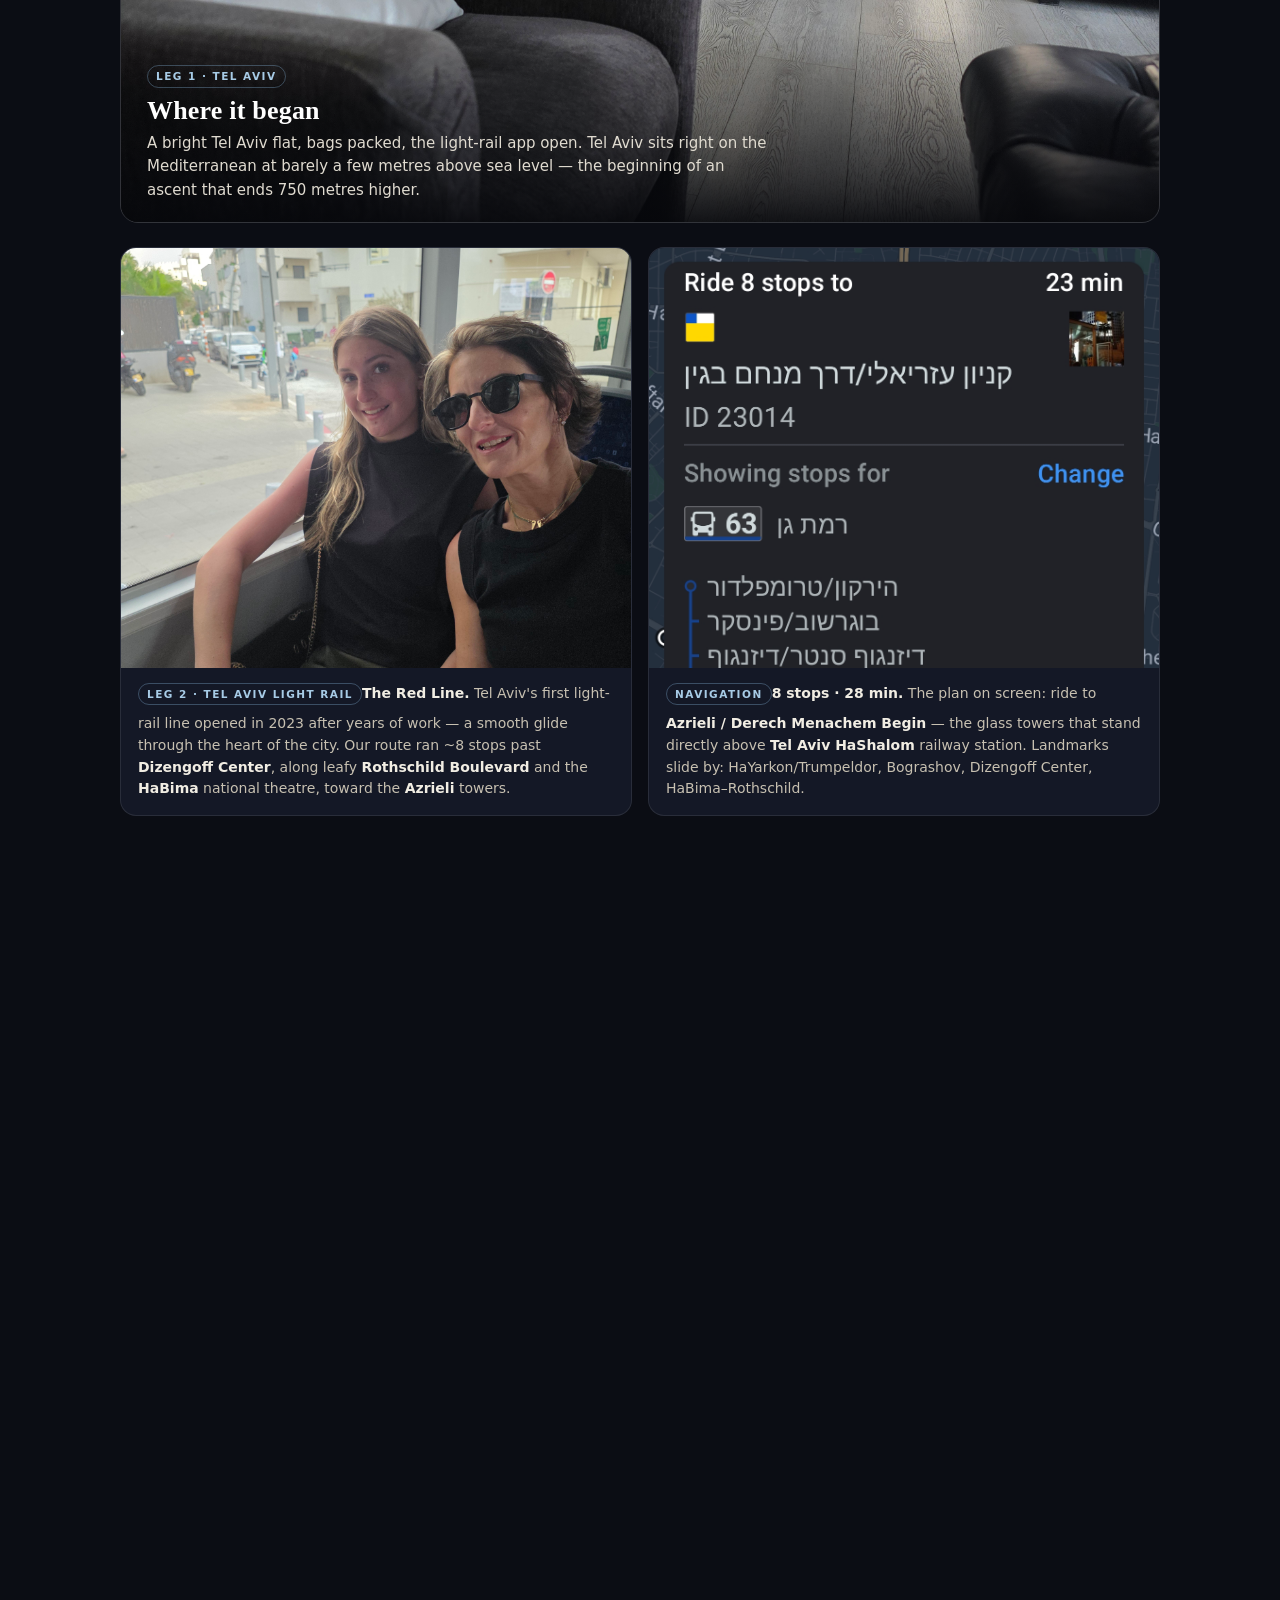
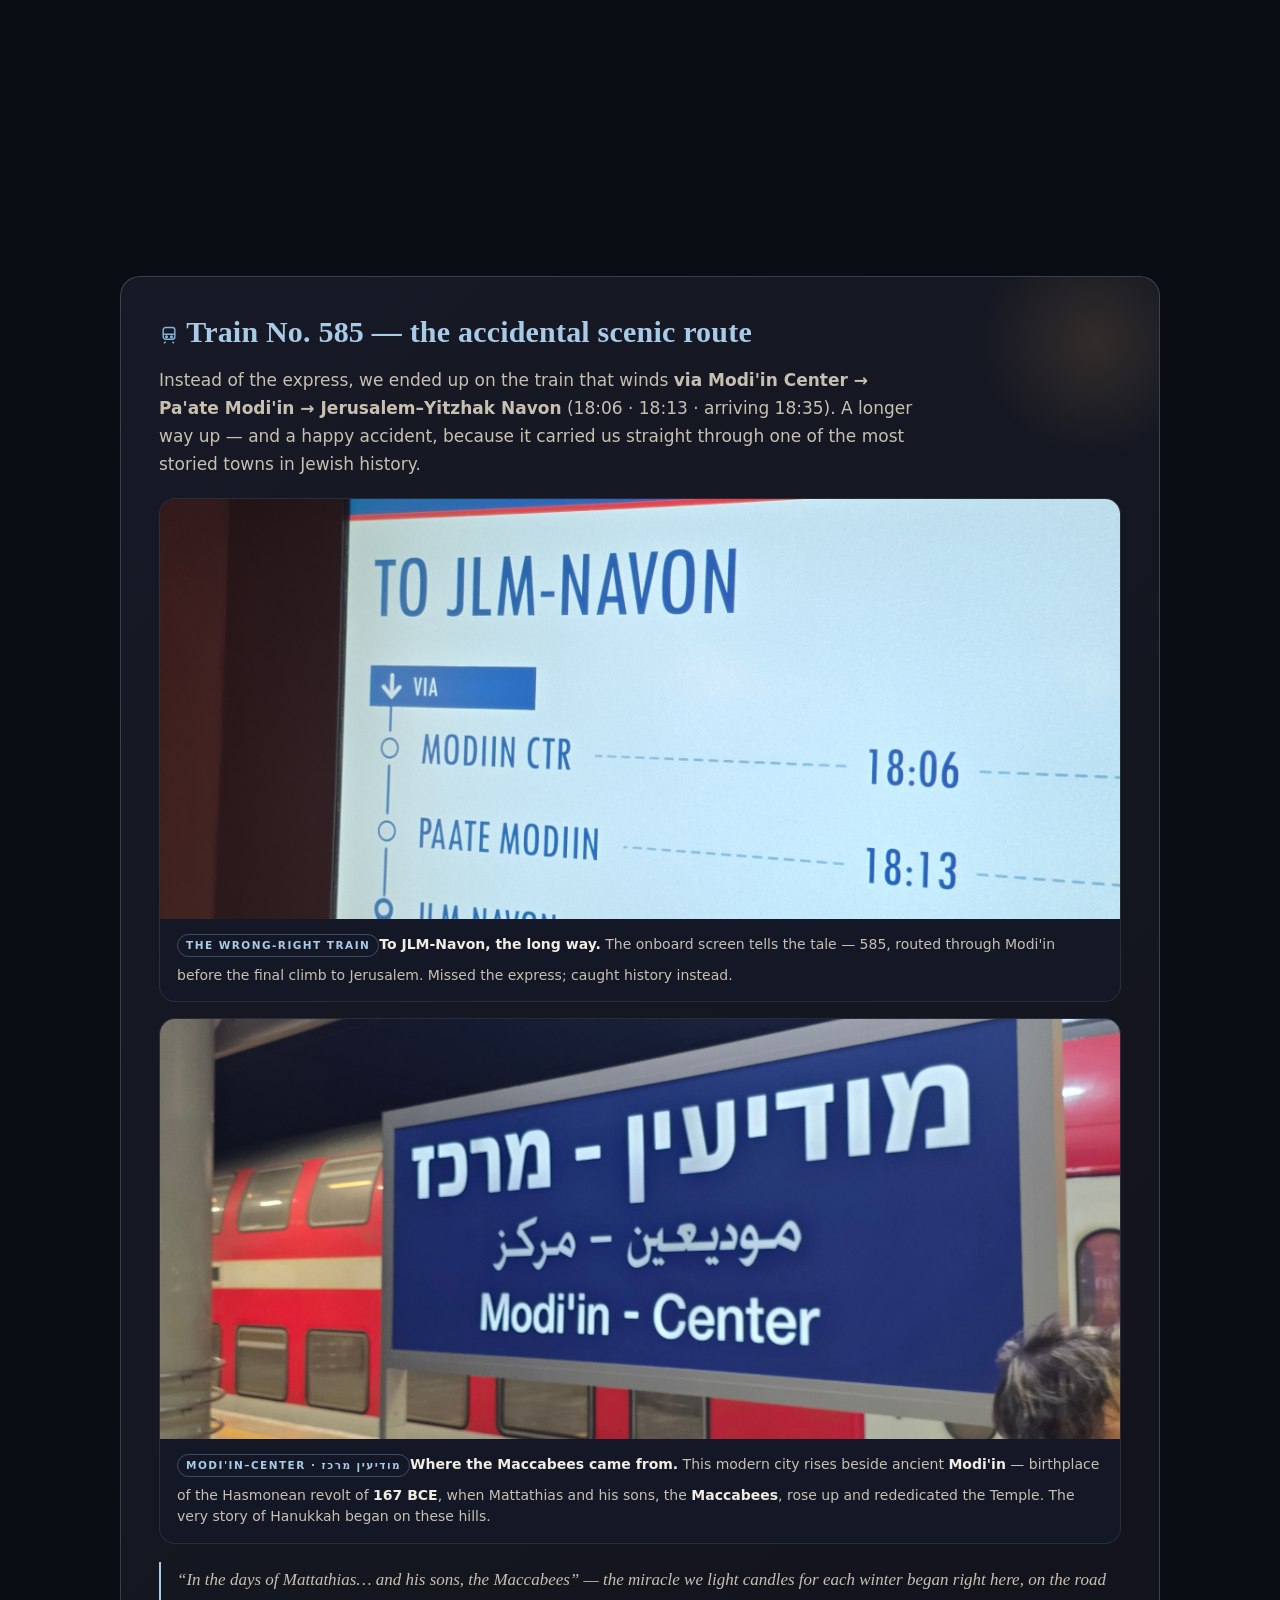
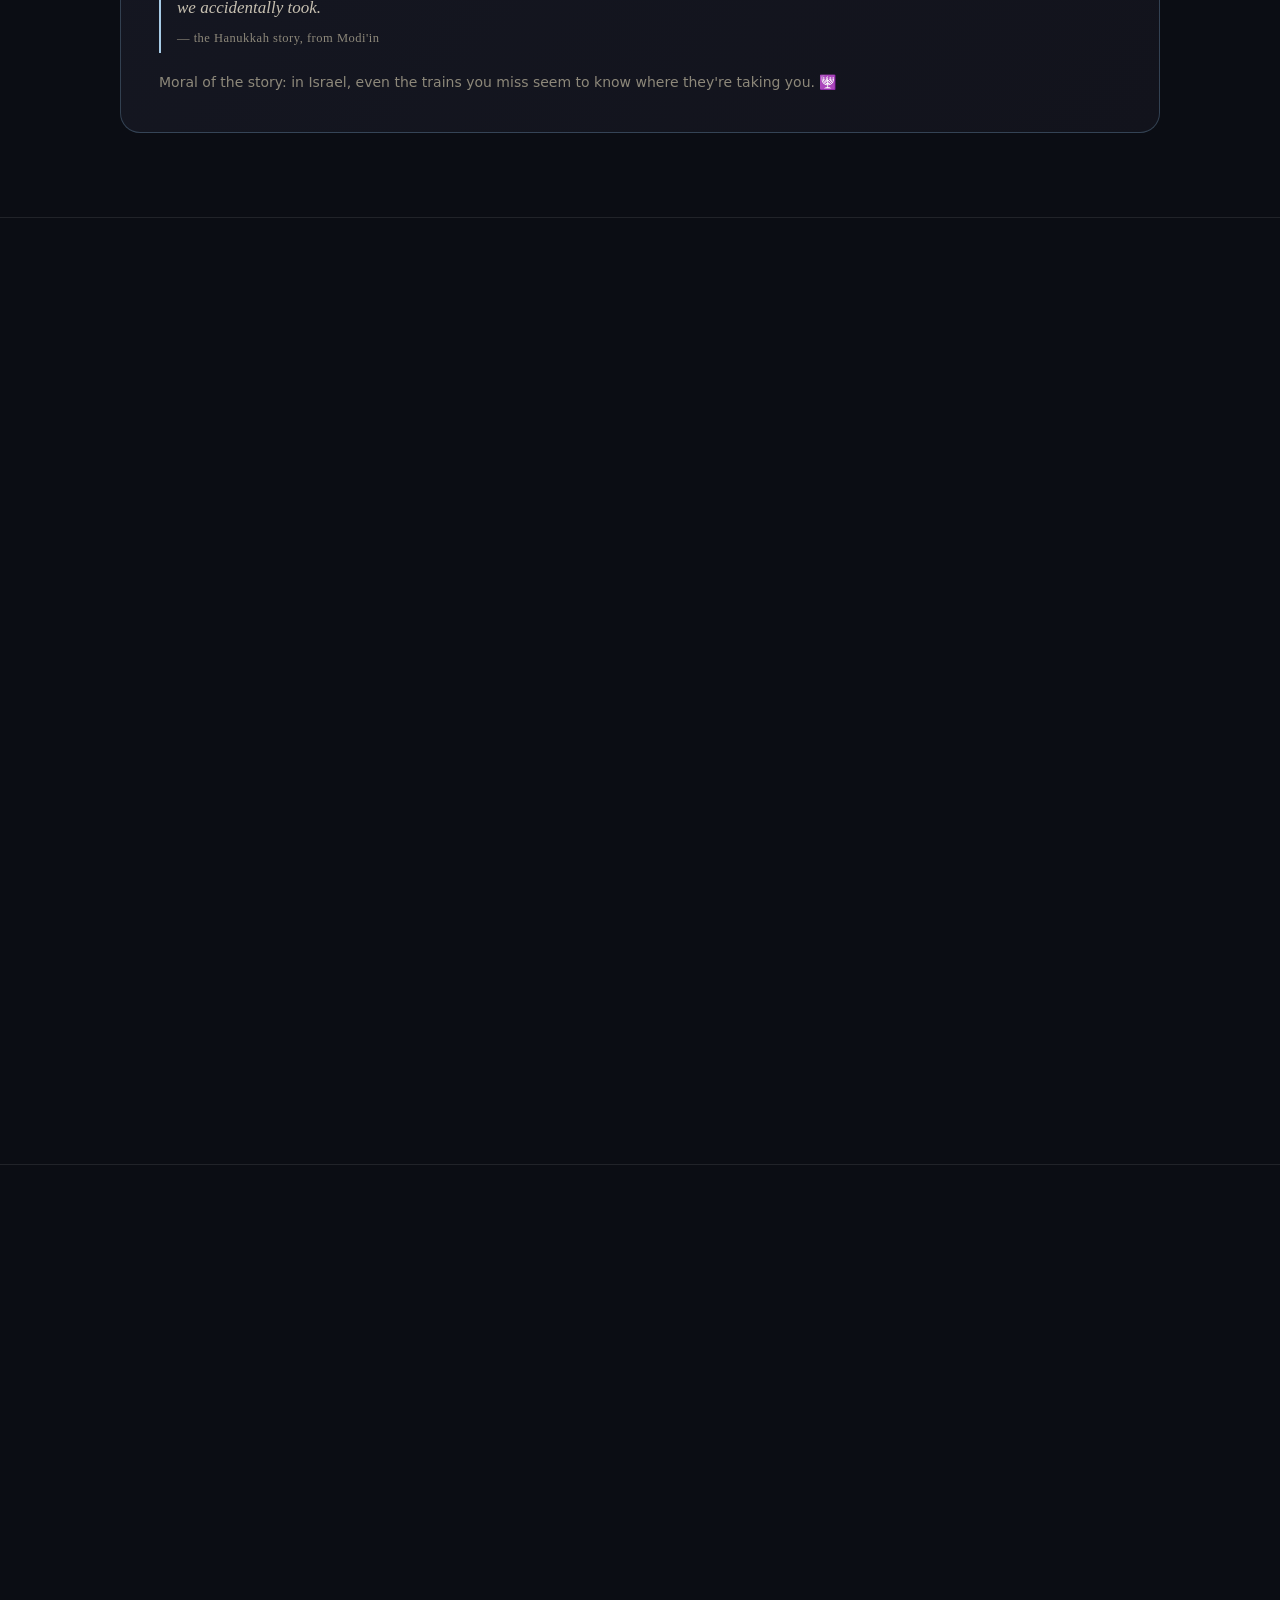
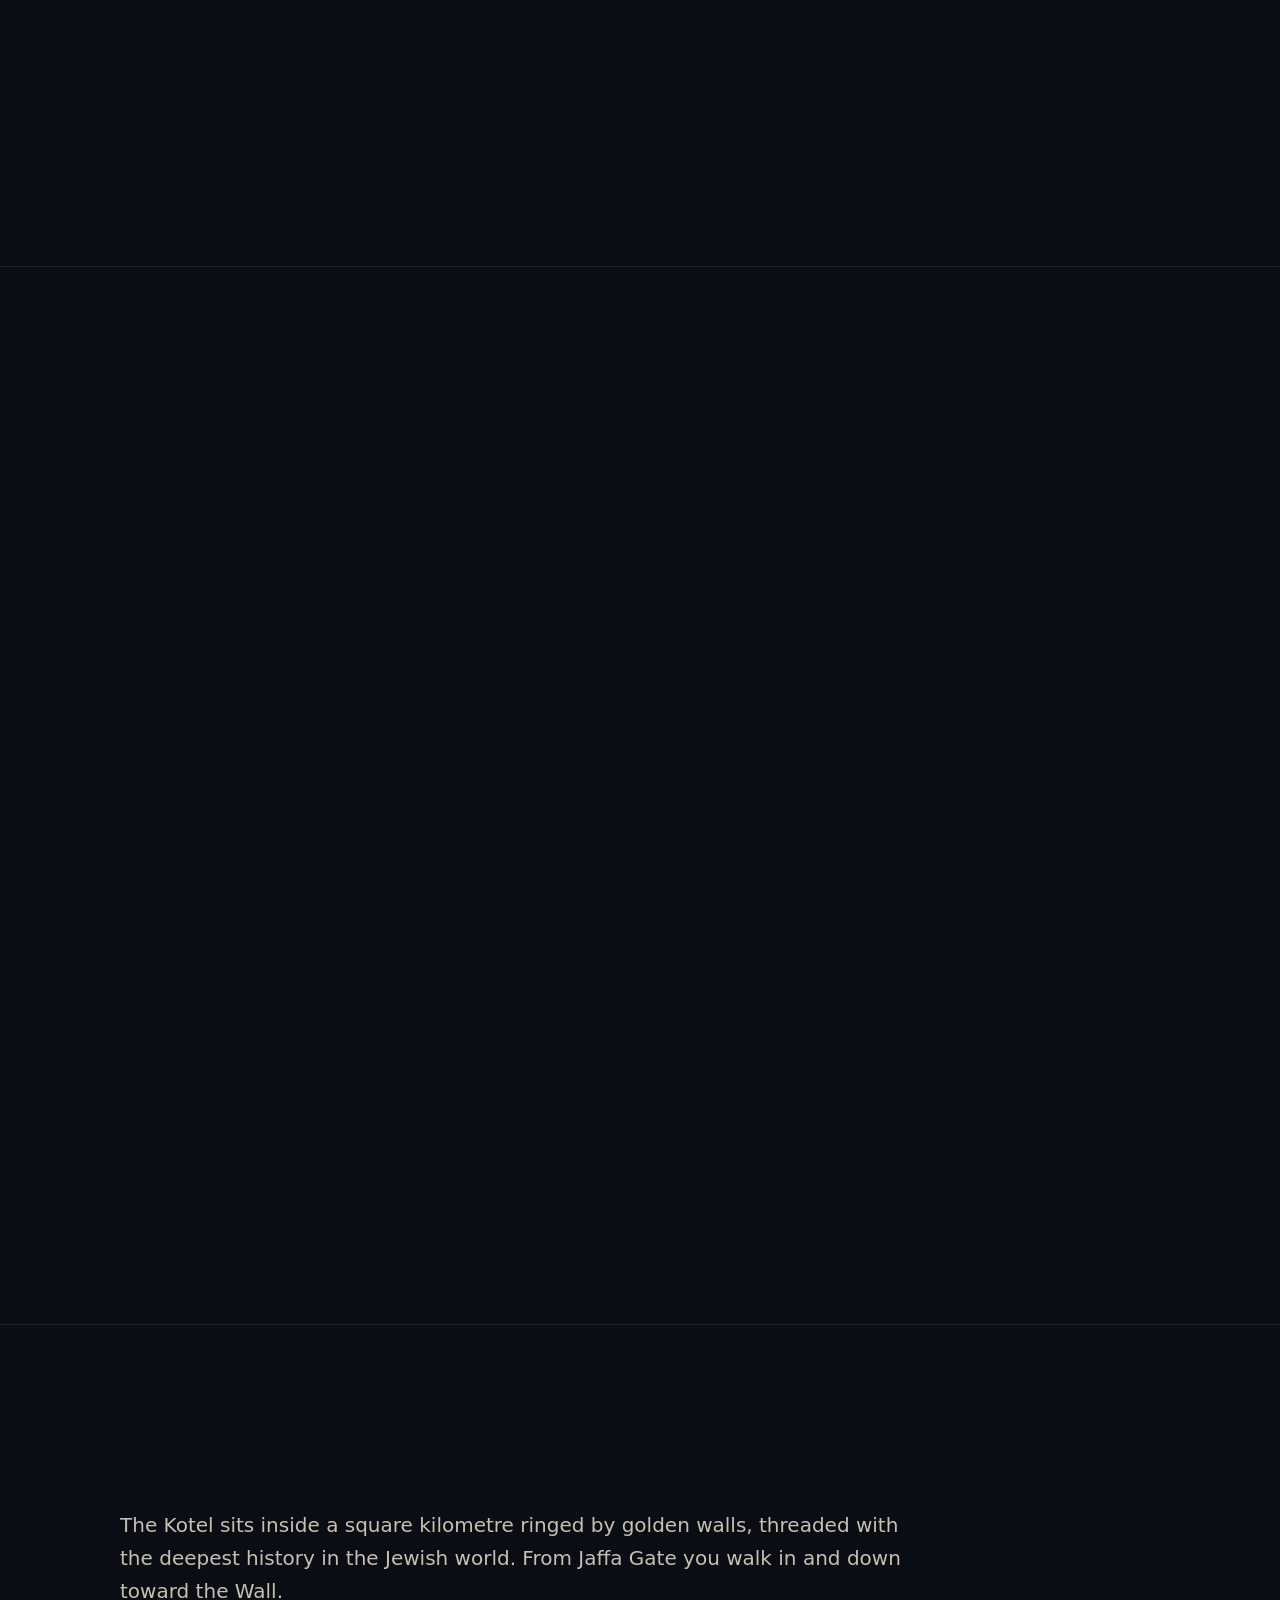
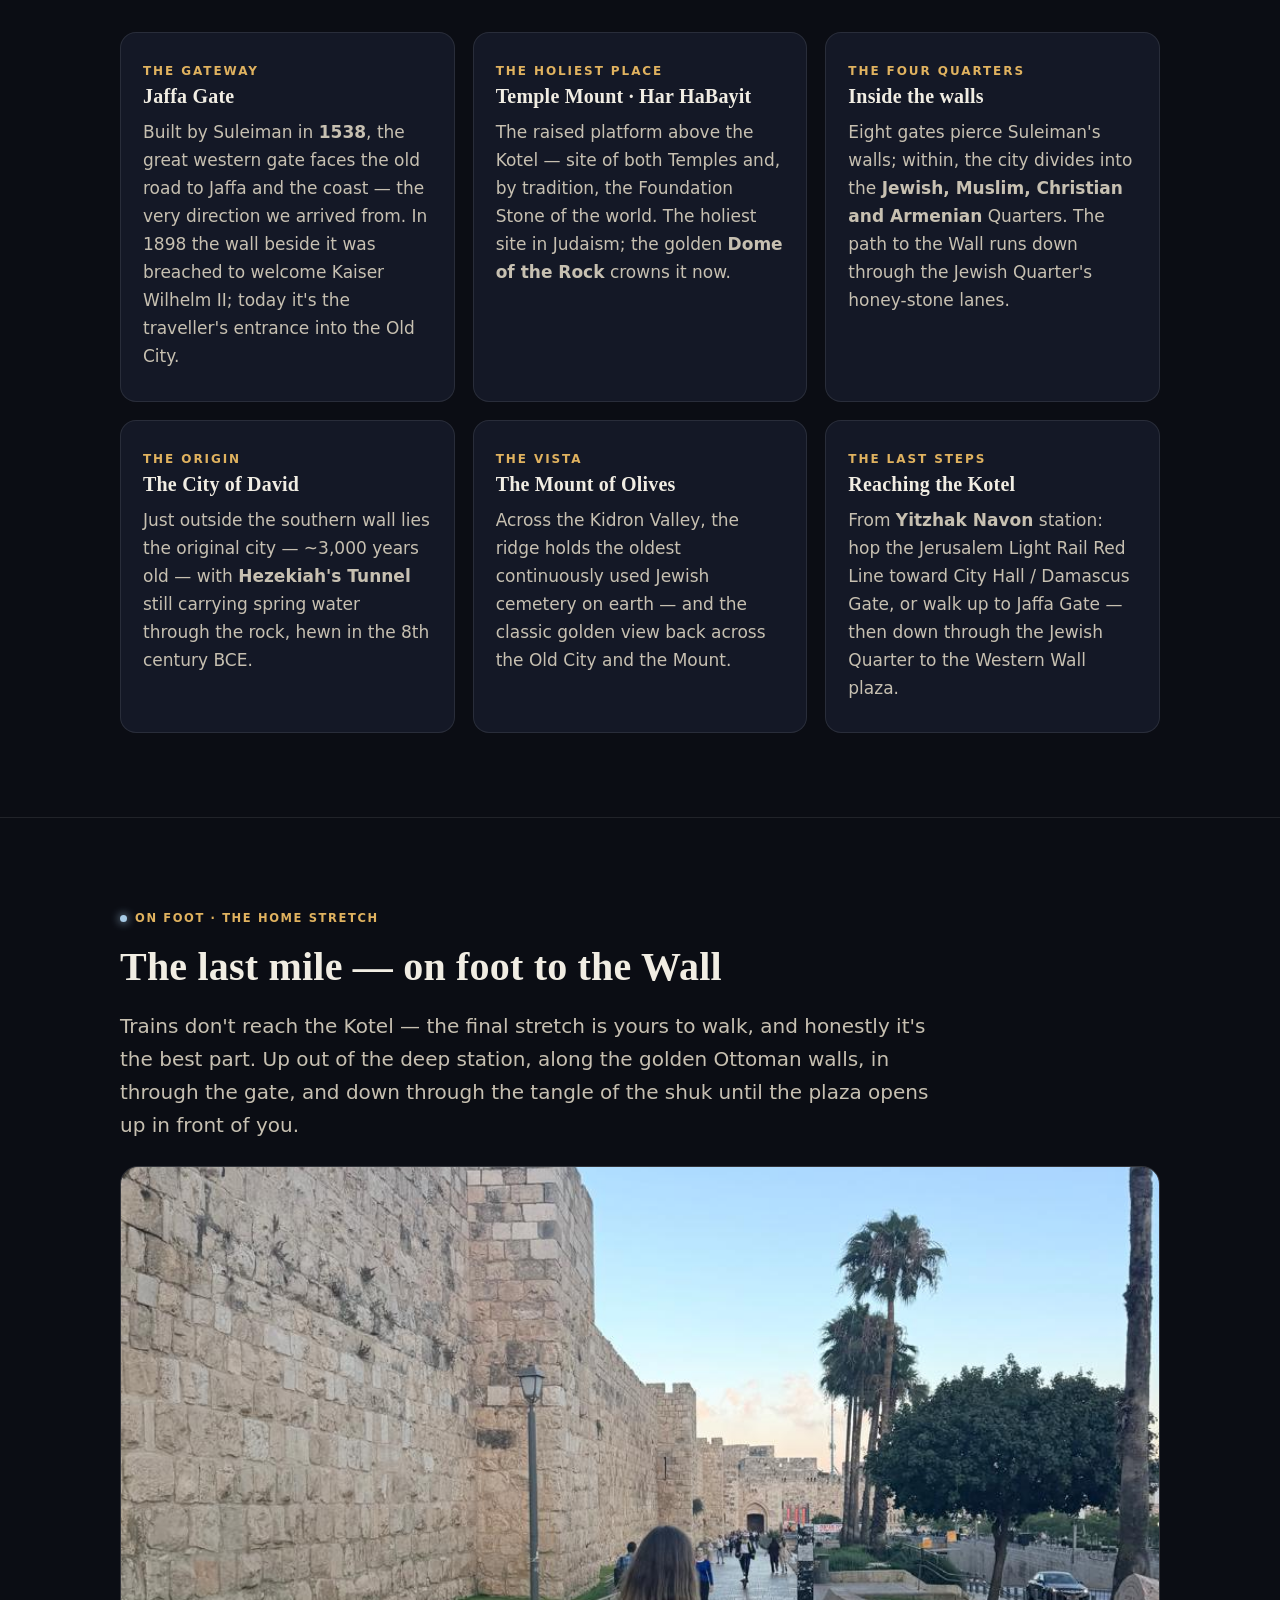
<file: jerusalem-tour/index.html>
<!doctype html>
<html lang="en">
<head>
<meta charset="utf-8" />
<meta name="viewport" content="width=device-width, initial-scale=1.0, viewport-fit=cover" />
<meta name="theme-color" content="#0b0d14" />
<title>Up to Jerusalem · Tel Aviv → the Kotel — A Family Journey</title>
<meta name="description" content="A living travel diary of the Sacharowitz family's journey from Tel Aviv up to Jerusalem and the Western Wall (the Kotel) — the light rail, the high-speed train, the stations, and 3,000 years of history along the way." />
<meta property="og:title" content="Up to Jerusalem · Tel Aviv → the Kotel" />
<meta property="og:description" content="From the Tel Aviv light rail to the deepest station in the Middle East — a family's ascent to the Western Wall, told through their photos and the history beneath their feet." />
<style>
  :root{
    --bg:#0b0d14; --bg2:#0f1220; --panel:#141826; --panel2:#1a2033;
    --line:rgba(255,255,255,.09); --line2:rgba(255,255,255,.16);
    --ink:#f1ede3; --ink2:#c7c0b1; --muted:#8d887a;
    --gold:#e0b25f; --gold2:#f4d99e; --deepgold:#caa049;
    --stone:#d9c9a6; --sky:#84b3d8; --sky2:#a7cbe6;
    --rose:#cf6f74; --good:#89bd9c;
    --serif:Georgia,"Iowan Old Style","Times New Roman",serif;
    --sans:system-ui,-apple-system,"Segoe UI",Roboto,Helvetica,Arial,sans-serif;
    --wrap:1120px; --r:16px;
  }
  *{box-sizing:border-box}
  html{-webkit-text-size-adjust:100%;scroll-behavior:smooth}
  body{
    margin:0;background:var(--bg);color:var(--ink);font-family:var(--sans);
    line-height:1.65;font-size:clamp(15px,1.1vw + 12px,17px);
    overflow-x:hidden;-webkit-font-smoothing:antialiased;
  }
  img{max-width:100%;display:block;image-orientation:from-image}
  a{color:var(--gold2);text-decoration:none}
  a:hover{text-decoration:underline}
  h1,h2,h3{font-family:var(--serif);font-weight:600;line-height:1.15;letter-spacing:.2px}
  .wrap{width:100%;max-width:var(--wrap);margin-inline:auto;padding-inline:clamp(16px,4vw,40px)}
  section{padding-block:clamp(44px,7vw,84px)}
  .eyebrow{font-family:var(--sans);text-transform:uppercase;letter-spacing:.28em;
    font-size:12px;color:var(--gold);font-weight:600;margin:0 0 14px}
  .lede{color:var(--ink2);font-size:clamp(16px,1vw + 13px,20px);max-width:64ch}
  .center{text-align:center;margin-inline:auto}
  .divider{height:1px;background:var(--line);border:0;margin:0}
  .star{width:1em;height:1em;display:inline-block;vertical-align:-.12em;flex:none}

  /* NAV */
  header.nav{position:sticky;top:0;z-index:50;backdrop-filter:blur(10px);
    background:rgba(11,13,20,.82);border-bottom:1px solid var(--line)}
  .nav-inner{display:flex;align-items:center;gap:14px;min-height:56px}
  .brand{display:flex;align-items:center;gap:9px;font-family:var(--serif);
    font-weight:600;font-size:17px;letter-spacing:.5px;white-space:nowrap}
  .brand b{color:var(--gold2);letter-spacing:2px}
  .navlinks{margin-left:auto;display:flex;gap:4px;overflow-x:auto;scrollbar-width:none;-webkit-overflow-scrolling:touch}
  .navlinks::-webkit-scrollbar{display:none}
  .navlinks a{color:var(--ink2);font-size:13px;padding:7px 11px;border-radius:999px;white-space:nowrap;font-family:var(--sans)}
  .navlinks a:hover{color:var(--ink);background:var(--panel);text-decoration:none}

  /* HERO */
  .hero{position:relative;min-height:90vh;display:flex;align-items:center;text-align:center;overflow:hidden;
    border-bottom:1px solid var(--line);
    background:
      radial-gradient(120% 90% at 50% -8%,rgba(224,178,95,.18),transparent 55%),
      radial-gradient(80% 60% at 82% 112%,rgba(132,179,216,.12),transparent 60%),
      linear-gradient(180deg,#0d1019,#0b0d14 60%,#090a10);}
  .hero .cityline{position:absolute;left:0;right:0;bottom:0;width:100%;opacity:.5;pointer-events:none}
  .hero .starbig{width:min(96px,22vw);margin:0 auto 24px;filter:drop-shadow(0 0 26px rgba(224,178,95,.45))}
  .hero .kicker-top{font-family:var(--sans);letter-spacing:.42em;text-transform:uppercase;
    font-size:clamp(11px,2.4vw,14px);color:var(--gold);margin:0 0 18px}
  .hero h1{font-size:clamp(40px,11vw,104px);margin:0;letter-spacing:.05em;color:var(--ink);font-weight:600;
    text-shadow:0 0 42px rgba(224,178,95,.26);line-height:1.02}
  .hero h1 .arrow{color:var(--gold2);font-weight:400;padding:0 .12em;opacity:.85}
  .hero .sub{font-family:var(--serif);font-style:italic;color:var(--ink2);font-size:clamp(18px,4.4vw,30px);margin:16px 0 0}
  .hero .heb{font-family:var(--serif);color:var(--gold2);font-size:clamp(20px,5vw,32px);margin:6px 0 0;direction:rtl}
  .hero .place{margin:24px auto 0;max-width:62ch;color:var(--ink2)}
  .tourribbon{display:inline-flex;align-items:center;gap:10px;margin:0 auto 20px;
    background:linear-gradient(135deg,rgba(224,178,95,.18),rgba(224,178,95,.05));
    border:1px solid rgba(224,178,95,.42);border-radius:999px;padding:9px 18px;
    font-family:var(--serif);font-size:clamp(14px,2.6vw,19px);color:var(--gold2)}
  .tourribbon b{font-weight:600}
  .tourfeature{margin:30px auto 0;max-width:540px;border-radius:18px;overflow:hidden;
    border:1px solid rgba(224,178,95,.35);box-shadow:0 16px 46px rgba(0,0,0,.55);background:var(--panel)}
  .tourfeature img{width:100%;max-height:460px;object-fit:cover;object-position:50% 30%;display:block;cursor:zoom-in;background:var(--panel2)}
  .tourfeature figcaption{padding:14px 18px;font-family:var(--serif);font-size:clamp(14px,2vw,16px);
    color:var(--gold2);display:flex;align-items:center;gap:9px;justify-content:center;text-align:center}
  .tourstrip{display:grid;grid-template-columns:repeat(3,1fr);gap:10px;margin:16px auto 0;max-width:620px}
  .tourstrip figure{margin:0;border-radius:14px;overflow:hidden;border:1px solid var(--line2);
    box-shadow:0 12px 34px rgba(0,0,0,.45);transition:transform .3s ease}
  .tourstrip figure:hover{transform:translateY(-4px)}
  .tourstrip img{width:100%;height:clamp(120px,20vw,160px);object-fit:cover;display:block;background:var(--panel2);cursor:zoom-in}
  @media(max-width:560px){.tourstrip{gap:7px}}
  .herocta{display:flex;flex-wrap:wrap;gap:12px;justify-content:center;margin:30px auto 4px}
  .herocta a{display:inline-flex;align-items:center;gap:9px;font-weight:600;font-size:clamp(14px,1.4vw,15.5px);
    padding:13px 24px;border-radius:999px;font-family:var(--sans);transition:transform .2s ease}
  .herocta a.primary{background:linear-gradient(135deg,var(--gold2),var(--deepgold));color:#2a1e08;border:1px solid var(--gold)}
  .herocta a.ghost{color:var(--ink);border:1px solid var(--line2);background:rgba(255,255,255,.04)}
  .herocta a:hover{text-decoration:none;transform:translateY(-2px)}
  .scrollcue{margin-top:34px;color:var(--muted);font-size:12px;letter-spacing:.25em;text-transform:uppercase}

  .note{display:flex;gap:12px;align-items:flex-start;background:var(--panel);
    border:1px solid var(--line);border-left:3px solid var(--gold);border-radius:12px;
    padding:14px 16px;color:var(--ink2);font-size:14px;text-align:left}
  .note svg{flex:none;margin-top:2px}
  .hero .note{max-width:640px;margin:32px auto 0}

  /* STAT BAND */
  .stats{background:linear-gradient(180deg,#0e1119,#0b0d14)}
  .statgrid{display:grid;grid-template-columns:repeat(auto-fit,minmax(min(100%,150px),1fr));gap:14px;margin-top:8px}
  .stat{background:var(--panel);border:1px solid var(--line);border-radius:var(--r);padding:22px 18px;text-align:center;position:relative;overflow:hidden}
  .stat::before{content:"";position:absolute;inset:0 0 auto 0;height:2px;background:linear-gradient(90deg,transparent,var(--gold),transparent);opacity:.6}
  .stat .num{font-family:var(--serif);font-size:clamp(28px,7vw,42px);color:var(--gold2);line-height:1;font-weight:600}
  .stat .lab{margin-top:9px;font-size:13px;color:var(--ink2);letter-spacing:.02em}
  .stat.sky .num{color:var(--sky2)}

  /* generic */
  .grid{display:grid;gap:18px}
  .cols-2{grid-template-columns:repeat(auto-fit,minmax(min(100%,320px),1fr))}
  .cols-3{grid-template-columns:repeat(auto-fit,minmax(min(100%,270px),1fr))}
  .card{background:var(--panel);border:1px solid var(--line);border-radius:var(--r);padding:22px;position:relative}
  .card h3{margin:.1em 0 .5em;font-size:20px;color:var(--ink)}
  .card p{margin:.5em 0;color:var(--ink2)}
  .kicker{font-size:12px;letter-spacing:.16em;text-transform:uppercase;color:var(--gold);font-weight:600}

  /* FIELD / journey legs */
  .stamp{display:inline-flex;align-items:center;gap:8px;font-size:11.5px;letter-spacing:.14em;
    text-transform:uppercase;color:var(--gold);font-weight:600;margin-bottom:12px}
  .stamp::before{content:"";width:7px;height:7px;border-radius:50%;background:var(--sky2);box-shadow:0 0 10px var(--sky2)}
  .field{margin-top:24px;display:grid;gap:16px}
  .field .lead{position:relative;border-radius:18px;overflow:hidden;border:1px solid var(--line2)}
  .field .lead img{width:100%;max-height:76vh;object-fit:cover;display:block;background:var(--panel2);cursor:zoom-in}
  .field .lead .cap{position:absolute;left:0;right:0;bottom:0;padding:clamp(20px,4vw,34px) clamp(16px,3vw,26px) clamp(14px,2vw,20px);
    background:linear-gradient(180deg,transparent,rgba(6,7,11,.92))}
  .field .lead .cap h3{margin:0 0 6px;font-size:clamp(19px,3.4vw,26px);color:#fff}
  .field .lead .cap p{margin:0;color:#e0dbd0;font-size:clamp(13px,1.4vw,15px);max-width:66ch;line-height:1.55}
  .field .two{display:grid;grid-template-columns:repeat(auto-fit,minmax(min(100%,260px),1fr));gap:16px}
  .field .ph{border-radius:16px;overflow:hidden;border:1px solid var(--line);background:var(--panel);display:flex;flex-direction:column}
  .field .ph img{width:100%;height:clamp(300px,46vw,420px);object-fit:cover;display:block;background:var(--panel2);cursor:zoom-in}
  .field .ph .d{padding:15px 17px;color:var(--ink2);font-size:14px;line-height:1.55}
  .field .ph .d b{color:var(--ink);font-weight:600}
  .loc{display:inline-block;font-family:var(--sans);font-size:10.5px;letter-spacing:.14em;text-transform:uppercase;
    color:var(--sky2);border:1px solid rgba(132,179,216,.35);border-radius:999px;padding:2px 8px;margin-bottom:8px;font-weight:600}

  /* TIMELINE (day + history) */
  .tl{position:relative;margin-top:26px;padding-left:34px}
  .tl::before{content:"";position:absolute;left:9px;top:6px;bottom:6px;width:2px;background:linear-gradient(180deg,var(--gold),rgba(224,178,95,.15))}
  .tl .item{position:relative;padding:0 0 26px 6px}
  .tl .item::before{content:"";position:absolute;left:-31px;top:5px;width:14px;height:14px;border-radius:50%;
    background:var(--bg);border:2px solid var(--gold);box-shadow:0 0 0 4px rgba(224,178,95,.12)}
  .tl .item.key::before{background:var(--gold);box-shadow:0 0 14px rgba(224,178,95,.7)}
  .tl .item.sky::before{border-color:var(--sky2);box-shadow:0 0 0 4px rgba(132,179,216,.14)}
  .tl .t{font-family:var(--serif);color:var(--gold2);font-size:18px;font-weight:600}
  .tl .item.sky .t{color:var(--sky2)}
  .tl .yr{display:inline-block;font-family:var(--sans);font-size:11px;letter-spacing:.1em;color:var(--muted);font-weight:600;margin-bottom:2px}
  .tl .d{color:var(--ink2);margin-top:3px}

  /* MAP */
  .mapwrap{background:var(--panel);border:1px solid var(--line);border-radius:var(--r);padding:14px;margin-top:24px}
  .mapwrap svg{width:100%;height:auto;display:block;border-radius:10px}
  .legend{display:flex;flex-wrap:wrap;gap:12px 20px;margin-top:14px;font-size:13px;color:var(--ink2)}
  .legend span{display:inline-flex;align-items:center;gap:7px}
  .dotp{width:11px;height:11px;border-radius:50%;flex:none}
  .maptip{font-size:12.5px;color:var(--muted);margin-top:10px}

  /* GALLERY */
  .gal{display:grid;grid-template-columns:repeat(auto-fit,minmax(min(100%,240px),1fr));gap:14px;margin-top:24px}
  figure.g{margin:0;background:var(--panel);border:1px solid var(--line);border-radius:14px;overflow:hidden}
  figure.g img{width:100%;height:230px;object-fit:cover;background:var(--panel2);cursor:zoom-in}
  figure.g figcaption{padding:12px 14px;font-size:13px;color:var(--ink2)}

  /* KOTEL feature */
  .kotel{background:linear-gradient(135deg,#1a1710,#12131c);border:1px solid rgba(224,178,95,.22);border-radius:20px;
    padding:clamp(22px,3.4vw,38px);margin-top:26px;position:relative;overflow:hidden}
  .kotel::after{content:"";position:absolute;right:-50px;top:-50px;width:230px;height:230px;background:radial-gradient(circle,rgba(224,178,95,.14),transparent 70%)}
  .kotel h3{font-size:clamp(22px,3.6vw,30px);margin:0 0 6px}
  .quote{border-left:2px solid var(--gold);padding:4px 0 4px 16px;color:var(--ink2);font-style:italic;font-size:clamp(15px,2vw,17px);font-family:var(--serif);margin:18px 0}
  .quote cite{display:block;font-style:normal;color:var(--muted);font-size:12.5px;margin-top:6px;letter-spacing:.04em}

  /* mini info cards */
  .minis{display:grid;grid-template-columns:repeat(auto-fit,minmax(min(100%,260px),1fr));gap:14px;margin-top:22px}
  .mini{background:var(--panel);border:1px solid var(--line);border-radius:14px;padding:18px;display:flex;flex-direction:column;gap:8px}
  .mini .h{display:flex;align-items:center;gap:9px;font-size:13px;letter-spacing:.08em;text-transform:uppercase;color:var(--gold);font-weight:600}
  .mini p{margin:0;font-size:14px;color:var(--ink2);line-height:1.55}
  .mini .heb{font-family:var(--serif);color:var(--gold2);direction:rtl;font-size:17px}

  /* VISIT */
  .visit{background:linear-gradient(135deg,#12181c,#111420);border:1px solid rgba(132,179,216,.22);border-radius:20px;padding:clamp(20px,3vw,32px)}
  .visit .row{display:grid;grid-template-columns:repeat(auto-fit,minmax(min(100%,220px),1fr));gap:16px;margin-top:18px}
  .vitem{background:rgba(255,255,255,.03);border:1px solid var(--line);border-radius:12px;padding:16px}
  .vitem .h{font-size:13px;letter-spacing:.1em;text-transform:uppercase;color:var(--sky2);font-weight:600;margin-bottom:6px}
  .vitem p{margin:0;font-size:14px;color:var(--ink2)}
  .checklist{margin:18px 0 0;padding:0;list-style:none;display:grid;gap:10px}
  .checklist li{display:flex;gap:11px;align-items:flex-start;color:var(--ink2);font-size:14.5px}
  .checklist svg{flex:none;margin-top:3px}

  footer{border-top:1px solid var(--line);background:#090a10;text-align:center}
  footer .starf{width:40px;margin:0 auto 16px;opacity:.9}
  footer p{color:var(--muted);font-size:13.5px;max-width:62ch;margin:8px auto}
  footer .big{font-family:var(--serif);font-style:italic;color:var(--ink2);font-size:20px}
  footer .heb{font-family:var(--serif);color:var(--gold2);direction:rtl;font-size:22px;margin-top:6px}

  /* Lightbox */
  #lightbox{position:fixed;inset:0;z-index:100;background:rgba(6,7,11,.95);display:none;
    align-items:center;justify-content:center;flex-direction:column;padding:20px;cursor:zoom-out}
  #lightbox.on{display:flex}
  #lightbox img{max-width:96vw;max-height:82vh;border-radius:10px;box-shadow:0 20px 60px rgba(0,0,0,.6)}
  #lightbox .lbcap{color:var(--ink2);font-size:13.5px;margin-top:14px;max-width:72ch;text-align:center}
  #lightbox .lbx{position:absolute;top:16px;right:20px;color:var(--ink2);font-size:34px;line-height:1;cursor:pointer;background:none;border:0}
  #lightbox .lbcount{color:var(--muted);font-size:12px;letter-spacing:.16em;margin-top:6px}
  .lbnav{position:absolute;top:50%;transform:translateY(-50%);z-index:2;background:rgba(255,255,255,.06);
    border:1px solid var(--line2);color:var(--ink);width:52px;height:52px;border-radius:50%;font-size:30px;line-height:1;
    cursor:pointer;display:flex;align-items:center;justify-content:center;transition:background .2s,transform .2s}
  .lbnav:hover{background:rgba(224,178,95,.22);transform:translateY(-50%) scale(1.08)}
  .lbprev{left:clamp(8px,3vw,32px)} .lbnext{right:clamp(8px,3vw,32px)}
  @media(max-width:560px){.lbnav{width:44px;height:44px;font-size:24px}}

  /* note-in-the-wall chips */
  .kvit{background:linear-gradient(135deg,#f3ecd8,#e5d8b8);color:#3a2f18;font-family:var(--serif);font-size:13px;
    padding:8px 12px;border-radius:3px 8px 4px 9px;max-width:220px;box-shadow:0 4px 12px rgba(0,0,0,.4);
    transform:rotate(-1.4deg) translateY(8px);opacity:0;transition:opacity .45s ease,transform .45s ease;
    border-left:2px solid rgba(202,160,73,.5);word-break:break-word;line-height:1.35}
  .kvit:nth-child(even){transform:rotate(1.6deg) translateY(8px)}
  .kvit.in{opacity:1;transform:rotate(-1.4deg) translateY(0)}
  .kvit.in:nth-child(even){transform:rotate(1.6deg) translateY(0)}
  .kvit.seed{opacity:.72}

  .js .reveal{opacity:0;transform:translateY(18px);transition:opacity .7s ease,transform .7s ease}
  .js .reveal.in{opacity:1;transform:none}
  @media (prefers-reduced-motion:reduce){.js .reveal{opacity:1;transform:none;transition:none}html{scroll-behavior:auto}}
</style>
</head>
<body>

<!-- symbols -->
<svg width="0" height="0" style="position:absolute" aria-hidden="true">
  <symbol id="magen" viewBox="0 0 100 100">
    <path d="M50 4 L61 24 84 24 72.5 44 84 64 61 64 50 84 39 64 16 64 27.5 44 16 24 39 24 Z" fill="none" stroke="url(#gg)" stroke-width="4" stroke-linejoin="round"/>
    <path d="M50 16 L57 28 71 28 64 40 71 52 57 52 50 64 43 52 29 52 36 40 29 28 43 28 Z" fill="none" stroke="rgba(244,217,158,.5)" stroke-width="2.4" stroke-linejoin="round"/>
    <linearGradient id="gg" x1="0" y1="0" x2="0" y2="1"><stop offset="0" stop-color="#f4d99e"/><stop offset="1" stop-color="#caa049"/></linearGradient>
  </symbol>
  <symbol id="wall" viewBox="0 0 24 24">
    <g fill="none" stroke="#e0b25f" stroke-width="1.6">
      <rect x="2" y="4" width="9" height="4.5"/><rect x="13" y="4" width="9" height="4.5"/>
      <rect x="2" y="10.5" width="6" height="4.5"/><rect x="10" y="10.5" width="12" height="4.5"/>
      <rect x="2" y="17" width="9" height="4.5"/><rect x="13" y="17" width="9" height="4.5"/>
    </g>
  </symbol>
  <symbol id="train" viewBox="0 0 24 24">
    <g fill="none" stroke="#84b3d8" stroke-width="1.7">
      <rect x="5" y="3" width="14" height="14" rx="3"/><path d="M5 11h14"/><path d="M8 20l-2 2M16 20l2 2"/>
      <circle cx="9" cy="14" r="1"/><circle cx="15" cy="14" r="1"/></g>
  </symbol>
</svg>

<header class="nav">
  <div class="wrap nav-inner">
    <div class="brand"><svg class="star" style="width:20px;height:20px"><use href="#magen"/></svg> <span>Up to <b>JERUSALEM</b></span></div>
    <nav class="navlinks">
      <a href="../israel/" style="color:var(--gold2);border:1px solid rgba(224,178,95,.4)">← Trip home</a>
      <a href="#journey">The Journey</a>
      <a href="#legs">Every Station</a>
      <a href="#detour">The Mix-Up</a>
      <a href="#map">The Ascent</a>
      <a href="#custom">Going Up</a>
      <a href="#history">3,000 Years</a>
      <a href="#kotel">The Kotel</a>
      <a href="#oldcity">The Old City</a>
      <a href="#walk">The Last Mile</a>
      <a href="#atwall">At the Wall</a>
      <a href="#gallery">Gallery</a>
      <a href="#visit">To the Wall</a>
      <a href="../nova-tour/">The South</a>
      <a href="../people/">The Family</a>
    </nav>
  </div>
</header>

<!-- HERO -->
<section class="hero" id="top">
  <div class="wrap">
    <svg class="starbig" viewBox="0 0 100 100" aria-hidden="true"><use href="#magen"/></svg>
    <div class="tourribbon"><svg class="star" style="width:16px;height:16px"><use href="#magen"/></svg> <span><b>The Sacharowitz Family</b> · 7 July 2026 · <span style="color:var(--good)">✓ We made it</span></span></div>
    <p class="kicker-top">Tel Aviv · to · Jerusalem · to · the Kotel</p>
    <h1>TEL&nbsp;AVIV <span class="arrow">→</span> JERUSALEM</h1>
    <p class="heb">עֲלִיָּה לָרֶגֶל — עָלִינוּ לִירוּשָׁלַיִם</p>
    <p class="sub">Aliyah la-Regel — we went <em>up</em> to the Wall</p>
    <figure class="tourfeature">
      <img data-lb data-cap="We made it — the Sacharowitz family at the Western Wall (the Kotel) at dusk, the Israeli flag flying above, 7 July 2026." src="./img/kotel-family.jpg" alt="The Sacharowitz family together at the Western Wall at dusk with the Israeli flag" loading="eager" style="object-position:50% 38%">
      <figcaption><svg class="star" style="width:15px;height:15px"><use href="#magen"/></svg> At the Kotel — the journey's end</figcaption>
    </figure>
    <div class="tourstrip">
      <figure><img data-lb data-cap="Mother and daughter aboard the high-speed train, climbing up to Jerusalem." src="./img/train-mother-daughter.jpg" alt="Mother and daughter on the train" loading="lazy"></figure>
      <figure><img data-lb data-cap="Arrival — the watercolor 'Jerusalem' mural at Yitzhak Navon station." src="./img/navon-jerusalem-mural.jpg" alt="Jerusalem mural at Navon station" loading="lazy"></figure>
      <figure><img data-lb data-cap="Hand and tefillin pressed to the ancient stones of the Western Wall, prayer notes in the cracks." src="./img/kotel-hand-notes.jpg" alt="Hand in tefillin against the Western Wall" loading="lazy"></figure>
    </div>
    <p class="place">In Hebrew you never simply <em>go</em> to Jerusalem — you go <em>up</em>. This is that ascent, from the Tel Aviv light rail, through HaShalom station, onto the high-speed train that climbs some 750 metres into the Judean Hills, and up into the Old City to the last standing wall of the Temple — the Kotel. And we reached it.</p>
    <div class="herocta">
      <a class="primary" href="#atwall"><svg class="star" style="width:16px;height:16px"><use href="#wall"/></svg> At the Wall — we made it</a>
      <a class="ghost" href="#legs"><svg class="star" style="width:15px;height:15px"><use href="#train"/></svg> Follow every station</a>
    </div>
    <div class="note">
      <svg width="18" height="18" viewBox="0 0 24 24" fill="none" stroke="#e0b25f" stroke-width="2"><circle cx="12" cy="12" r="10"/><path d="M12 8h.01M11 12h1v4h1"/></svg>
      <span>A living diary — updated station by station as the photos arrive. This page went live from the train itself, somewhere between the coastal plain and the hills of Judea.</span>
    </div>
    <p class="scrollcue">Scroll — the ascent begins ↓</p>
  </div>
</section>

<!-- STAT BAND -->
<section class="stats" id="journey">
  <div class="wrap reveal">
    <p class="eyebrow">The Trip · by the numbers</p>
    <h2 style="margin:0 0 6px;font-size:clamp(24px,4vw,36px)">From flip-flops on the beach to the City of Gold</h2>
    <p class="lede">Two cities, ~54 km apart, joined by one of the most dramatic short train rides on earth — a climb from the Mediterranean shore straight up into the Judean Hills. (Assuming you catch the train. More on that later. 🙈)</p>
    <div class="statgrid">
      <div class="stat"><div class="num">~54<span style="font-size:.5em"> km</span></div><div class="lab">Tel Aviv → Jerusalem</div></div>
      <div class="stat sky"><div class="num">43<span style="font-size:.5em"> min</span></div><div class="lab">Direct high-speed ride</div></div>
      <div class="stat"><div class="num">~754<span style="font-size:.5em"> m</span></div><div class="lab">Jerusalem's elevation</div></div>
      <div class="stat sky"><div class="num">~80<span style="font-size:.5em"> m</span></div><div class="lab">Navon station — underground</div></div>
      <div class="stat"><div class="num">3,000<span style="font-size:.5em"> yrs</span></div><div class="lab">Of Jerusalem history</div></div>
      <div class="stat" style="border-color:rgba(207,111,116,.35)"><div class="num" style="color:var(--rose)">4+<span style="font-size:.5em"> 🙈</span></div><div class="lab">Trains missed this week<br><span style="color:var(--muted);font-size:11px">(we stopped counting)</span></div></div>
    </div>
    <p class="maptip">Numbers are approximate and the vibe is affectionate — the real deep-dive is in <a href="#map">The Ascent</a> and <a href="#history">3,000 Years</a> below.</p>
  </div>
</section>

<hr class="divider" />

<!-- THE LEGS -->
<section id="legs">
  <div class="wrap">
    <span class="stamp reveal">Real time · 7 July 2026</span>
    <h2 class="reveal" style="font-size:clamp(26px,4.4vw,40px);margin:.1em 0">Every station, in order</h2>
    <p class="lede reveal">The day unfolded one leg at a time. Here is the route exactly as we rode it — each stop with its place on the map and how far it sat from the next.</p>

    <!-- LEG 1 -->
    <div class="field reveal">
      <div class="lead">
        <img data-lb data-cap="The Tel Aviv apartment — the morning the journey began." src="./img/tlv-apartment.jpg" alt="The Tel Aviv apartment interior">
        <div class="cap"><span class="loc">Leg 1 · Tel Aviv</span><h3>Where it began</h3>
          <p>A bright Tel Aviv flat, bags packed, the light-rail app open. Tel Aviv sits right on the Mediterranean at barely a few metres above sea level — the beginning of an ascent that ends 750 metres higher.</p></div>
      </div>
    </div>

    <!-- LEG 2 -->
    <div class="field reveal">
      <div class="two">
        <div class="ph"><img data-lb data-cap="Mother and daughter on the Tel Aviv light rail Red Line, gliding through the city." src="./img/tram-mother-daughter.jpg" alt="On the Tel Aviv light rail">
          <div class="d"><span class="loc">Leg 2 · Tel Aviv Light Rail</span><b>The Red Line.</b> Tel Aviv's first light-rail line opened in 2023 after years of work — a smooth glide through the heart of the city. Our route ran ~8 stops past <b>Dizengoff Center</b>, along leafy <b>Rothschild Boulevard</b> and the <b>HaBima</b> national theatre, toward the <b>Azrieli</b> towers.</div></div>
        <div class="ph"><img data-lb data-cap="The Moovit route preview — bus/tram line toward Azrieli & Derech Menachem Begin, next to HaShalom station." src="./img/moovit-route.jpg" alt="Moovit transit route screenshot">
          <div class="d"><span class="loc">Navigation</span><b>8 stops · 28 min.</b> The plan on screen: ride to <b>Azrieli / Derech Menachem Begin</b> — the glass towers that stand directly above <b>Tel Aviv HaShalom</b> railway station. Landmarks slide by: HaYarkon/Trumpeldor, Bograshov, Dizengoff Center, HaBima–Rothschild.</div></div>
      </div>
    </div>

    <!-- LEG 3 -->
    <div class="field reveal">
      <div class="lead">
        <img data-lb data-cap="At the railway platform — a family selfie by the ILAN'S coffee kiosk before boarding for Jerusalem." src="./img/station-ilans-trio.jpg" alt="Family at the train station platform by ILAN'S coffee">
        <div class="cap"><span class="loc">Leg 3 · Tel Aviv HaShalom Station</span><h3>Coffee at ILAN'S, then the platform</h3>
          <p>Under the Azrieli towers, on the platform at HaShalom — “<b>ILAN'S · Going Places · Coffee Pioneers since 1994</b>.” A last espresso on the coast before the climb. Platform 2, direction: Jerusalem.</p></div>
      </div>
    </div>

    <!-- LEG 4 -->
    <div class="field reveal">
      <div class="two">
        <div class="ph"><img data-lb data-cap="The Israel Railways app — Tel Aviv HaShalom to Jerusalem Yitzhak Navon, direct, 43 minutes." src="./img/rail-app.jpg" alt="Israel Railways app showing the route to Jerusalem">
          <div class="d"><span class="loc">The Booking</span><b>HaShalom → Yitzhak Navon.</b> Direct trains, “no swap,” 43 minutes each: 17:09→17:52, 17:39→18:22, 18:09→18:52. This is the electrified <b>A1 high-speed line</b> — opened 2018–2019, it replaced a century-old winding track through the hills.</div></div>
        <div class="ph"><img data-lb data-cap="The Rav-Kav travel card and an ILAN'S receipt — 7 July 2026, 17:01." src="./img/ravkav-receipt.jpg" alt="Rav-Kav card and receipt on the table">
          <div class="d"><span class="loc">The Ticket</span><b>One card for everything.</b> The green-and-purple <b>Rav-Kav</b> is Israel's rechargeable travel card — it taps you onto the light rail, the buses and the train alike. Receipt time-stamped 17:01, minutes before boarding.</div></div>
      </div>
    </div>

    <!-- LEG 5 -->
    <div class="field reveal">
      <div class="lead">
        <img data-lb data-cap="On board and climbing — mother and daughter on the high-speed train into the Judean Hills." src="./img/train-mother-daughter.jpg" alt="Mother and daughter on the train to Jerusalem">
        <div class="cap"><span class="loc">Leg 5 · On the Train</span><h3>The climb into the hills</h3>
          <p>Aboard the blue-seated express. For 43 minutes the train dives through long tunnels and soars over deep valleys on tall bridges, gaining three-quarters of a kilometre in altitude — the coastal plain falling away behind, the hills of Judea rising ahead.</p></div>
      </div>
    </div>

    <!-- LEG 6 -->
    <div class="field reveal">
      <div class="two">
        <div class="ph"><img data-lb data-cap="Provisions for the ascent — an ILAN'S baguette and a Coca-Cola Zero on the train table." src="./img/train-snack-ilans.jpg" alt="ILAN'S sandwich and Coca-Cola on the train table">
          <div class="d"><span class="loc">The Ride</span><b>Fuel for the climb.</b> An ILAN'S baguette and a cold Coke Zero on the fold-down table, phones full of the day, the window a blur of green hills. The small ordinary joys that make a pilgrimage a family memory.</div></div>
        <div class="ph"><img data-lb data-cap="A traveller lays tefillin on the train — carrying a prayer up to Jerusalem." src="./img/tefillin-train.jpg" alt="Tefillin held on the train">
          <div class="d"><span class="loc">A Prayer En Route</span><b>Tefillin on the rails.</b> The gold-lettered box of the <b>tefillin</b> — leather straps and tiny parchment scrolls of the Shema (Deut. 6). Even a moving train becomes, for a moment, a place of prayer on the way up to the holy city.</div></div>
      </div>
    </div>

    <!-- LEG 7 -->
    <div class="field reveal">
      <div class="lead">
        <img data-lb data-cap="Arrival at Jerusalem–Yitzhak Navon: the watercolor 'Jerusalem' skyline mural, platforms 1–4, and the Israeli flag over the concourse." src="./img/navon-jerusalem-mural.jpg" alt="Jerusalem watercolor mural and concourse at Yitzhak Navon station">
        <div class="cap"><span class="loc">Leg 7 · Jerusalem — Yitzhak Navon</span><h3>Arrival, 80 metres beneath the city</h3>
          <p>The train stops at <b>Yitzhak Navon</b> — named for Israel's fifth president — one of the <b>deepest railway stations in the world</b>, carved ~80 m into the bedrock of Jerusalem. A watercolor skyline and the blue-and-white flag welcome you up into the City of Gold.</p></div>
      </div>
      <div class="two">
        <div class="ph"><img data-lb data-cap="The vast tubular escalator shaft at Navon station — lifting travellers ~80 m up out of the mountain." src="./img/navon-escalator.jpg" alt="The deep escalator tunnel at Navon station">
          <div class="d"><span class="loc">The Deepest Station</span><b>Up out of the rock.</b> Banks of soaring escalators run through a gleaming tunnel to raise you the full ~80 m to street level — the deepest heavy-rail station in the Middle East, and one of the deepest on earth.</div></div>
        <div class="ph"><img data-lb data-cap="Navon's domed arrivals hall — 'Bon Voyage / נסיעה טובה' with doves and the Old City skyline." src="./img/navon-dome-hall.jpg" alt="The domed arrivals hall at Navon station">
          <div class="d"><span class="loc">Nesi'a Tova · נסיעה טובה</span><b>“Have a good journey.”</b> The great domed hall sends travellers off with doves and the golden Old City painted overhead. From here: the Light Rail, or a walk up to <b>Jaffa Gate</b> and down through the Jewish Quarter to the Wall.</div></div>
      </div>
    </div>
  </div>
</section>

<hr class="divider" />

<!-- THE MIX-UP -->
<section id="detour">
  <div class="wrap">
    <span class="stamp reveal">Plot twist · true story</span>
    <h2 class="reveal" style="font-size:clamp(26px,4.4vw,40px);margin:.1em 0">The great train mix-up 😵‍💫</h2>
    <p class="lede reveal">Full confession: we missed the direct train. <em>Again.</em> (Not the first this week…) But the wrong train turned into the best kind of detour — a scenic loop through the hills <b>via Modi'in</b>, the ancient home of the Maccabees themselves.</p>
    <div class="kotel reveal" style="background:linear-gradient(135deg,#171a26,#12131c);border-color:rgba(132,179,216,.28)">
      <h3 style="color:var(--sky2)"><svg class="star" style="width:20px;height:20px"><use href="#train"/></svg> Train No. 585 — the accidental scenic route</h3>
      <p style="color:var(--ink2);max-width:70ch">Instead of the express, we ended up on the train that winds <b>via Modi'in Center → Pa'ate Modi'in → Jerusalem–Yitzhak Navon</b> (18:06 · 18:13 · arriving 18:35). A longer way up — and a happy accident, because it carried us straight through one of the most storied towns in Jewish history.</p>
      <div class="two field" style="margin-top:20px">
        <div class="ph"><img data-lb data-cap="Onboard display: Train No. 585 to JLM-Navon, via Modi'in Center and Pa'ate Modi'in — the detour train." src="./img/train585-screen.jpg" alt="Onboard train display showing route via Modiin to Jerusalem Navon">
          <div class="d"><span class="loc">The wrong-right train</span><b>To JLM-Navon, the long way.</b> The onboard screen tells the tale — 585, routed through Modi'in before the final climb to Jerusalem. Missed the express; caught history instead.</div></div>
        <div class="ph"><img data-lb data-cap="Modi'in–Center station platform — the accidental stop on the way up to Jerusalem." src="./img/modiin-center-sign.jpg" alt="Modiin Center railway station platform sign">
          <div class="d"><span class="loc">Modi'in–Center · מודיעין מרכז</span><b>Where the Maccabees came from.</b> This modern city rises beside ancient <b>Modi'in</b> — birthplace of the Hasmonean revolt of <b>167 BCE</b>, when Mattathias and his sons, the <b>Maccabees</b>, rose up and rededicated the Temple. The very story of Hanukkah began on these hills.</div></div>
      </div>
      <blockquote class="quote" style="border-color:var(--sky2)">“In the days of Mattathias… and his sons, the Maccabees” — the miracle we light candles for each winter began right here, on the road we accidentally took.<cite>— the Hanukkah story, from Modi'in</cite></blockquote>
      <p style="color:var(--muted);font-size:14px;margin:6px 0 0">Moral of the story: in Israel, even the trains you miss seem to know where they're taking you. 🕎</p>
    </div>
  </div>
</section>

<hr class="divider" />

<!-- MAP -->
<section id="map">
  <div class="wrap">
    <p class="eyebrow reveal">Proximity &amp; Location</p>
    <h2 class="reveal" style="font-size:clamp(26px,4.4vw,40px);margin:.1em 0">The Ascent — sea to summit</h2>
    <p class="lede reveal">One line, west to east: from the Mediterranean shore at Tel Aviv, across the coastal plain, then up through the Judean Hills to Jerusalem. The elevation profile tells the whole story.</p>
    <div class="mapwrap reveal">
      <svg viewBox="0 0 900 380" role="img" aria-label="Elevation profile from Tel Aviv at sea level rising to Jerusalem at 754 metres">
        <defs>
          <linearGradient id="sky" x1="0" y1="0" x2="0" y2="1"><stop offset="0" stop-color="#141b2b"/><stop offset="1" stop-color="#0e1220"/></linearGradient>
          <linearGradient id="land" x1="0" y1="0" x2="1" y2="0"><stop offset="0" stop-color="#26364a"/><stop offset="1" stop-color="#3a3320"/></linearGradient>
          <linearGradient id="sea" x1="0" y1="0" x2="0" y2="1"><stop offset="0" stop-color="#22506e"/><stop offset="1" stop-color="#12314a"/></linearGradient>
        </defs>
        <rect x="0" y="0" width="900" height="380" fill="url(#sky)"/>
        <!-- sea -->
        <path d="M0 300 L70 300 L70 380 L0 380 Z" fill="url(#sea)"/>
        <text x="30" y="345" fill="#a7cbe6" font-size="12" font-family="Georgia" font-style="italic" text-anchor="middle">Med.</text>
        <!-- terrain rising -->
        <path d="M70 300 C 240 296, 360 285, 470 250 C 600 210, 700 120, 830 70 L 830 380 L 70 380 Z" fill="url(#land)" opacity=".9"/>
        <path d="M70 300 C 240 296, 360 285, 470 250 C 600 210, 700 120, 830 70" fill="none" stroke="#e0b25f" stroke-width="3"/>
        <!-- rail dashes -->
        <path d="M70 300 C 240 296, 360 285, 470 250 C 600 210, 700 120, 830 70" fill="none" stroke="#84b3d8" stroke-width="2" stroke-dasharray="2 7" stroke-linecap="round"/>
        <!-- gridlines -->
        <g stroke="rgba(255,255,255,.08)" stroke-width="1">
          <line x1="70" y1="70" x2="830" y2="70"/><line x1="70" y1="185" x2="830" y2="185"/><line x1="70" y1="300" x2="830" y2="300"/>
        </g>
        <g fill="var(--muted)" font-size="11" font-family="system-ui" text-anchor="end">
          <text x="62" y="74">~750 m</text><text x="62" y="189">~375 m</text><text x="62" y="304">sea level</text>
        </g>
        <!-- stations -->
        <g font-family="system-ui">
          <circle cx="70" cy="300" r="6" fill="#84b3d8" stroke="#0b0d14" stroke-width="2"/>
          <text x="78" y="326" fill="#e6e0d4" font-size="13" font-weight="600">Tel Aviv HaShalom</text>
          <text x="78" y="342" fill="#8d887a" font-size="11">~10 m · the coast</text>

          <circle cx="330" cy="288" r="5" fill="#c7c0b1" stroke="#0b0d14" stroke-width="2"/>
          <text x="330" y="275" fill="#c7c0b1" font-size="11" text-anchor="middle">Ben Gurion / plain</text>

          <circle cx="470" cy="252" r="6" fill="#84b3d8" stroke="#0b0d14" stroke-width="2"/>
          <text x="470" y="239" fill="#a7cbe6" font-size="11.5" font-weight="600" text-anchor="middle">Modi'in · the detour 🕎</text>

          <circle cx="600" cy="200" r="5" fill="#c7c0b1" stroke="#0b0d14" stroke-width="2"/>
          <text x="600" y="187" fill="#c7c0b1" font-size="11" text-anchor="middle">Judean foothills · tunnels</text>

          <circle cx="830" cy="70" r="7" fill="#f4d99e" stroke="#0b0d14" stroke-width="2"/>
          <text x="822" y="56" fill="#f4d99e" font-size="14" font-weight="700" text-anchor="end">Jerusalem — Yitzhak Navon</text>
          <text x="822" y="92" fill="#caa049" font-size="11" text-anchor="end">~754 m · then 80 m down to the platform</text>
        </g>
        <text x="450" y="360" fill="#6f6a5d" font-size="11" font-family="system-ui" text-anchor="middle">West ← coastal plain · Judean Hills → East · not to scale</text>
      </svg>
      <div class="legend">
        <span><i class="dotp" style="background:#84b3d8"></i> A1 high-speed rail line (~57 km of track)</span>
        <span><i class="dotp" style="background:#e0b25f"></i> Rising terrain — coast to hills</span>
        <span><i class="dotp" style="background:#f4d99e"></i> Jerusalem, the destination</span>
      </div>
      <p class="maptip">The A1 line burrows through long tunnels and vaults deep valleys on soaring bridges — engineering that turns a twisting mountain journey into a 43-minute glide. Then, at Jerusalem, it dives ~80 m underground into the deepest station in the Middle East.</p>
    </div>
  </div>
</section>

<hr class="divider" />

<!-- CUSTOM: Going up -->
<section id="custom">
  <div class="wrap">
    <p class="eyebrow reveal">Custom &amp; Meaning</p>
    <h2 class="reveal" style="font-size:clamp(26px,4.4vw,40px);margin:.1em 0">Why you always go <em>up</em> to Jerusalem</h2>
    <p class="lede reveal">For three thousand years, in every direction on the map, the language has been the same: you <em>ascend</em> to Jerusalem. Here are the small sacred details that travelled with us.</p>
    <div class="minis reveal">
      <div class="mini">
        <div class="h"><svg class="star" style="width:17px;height:17px"><use href="#magen"/></svg> Aliyah la-Regel</div>
        <p class="heb">עֲלִיָּה לָרֶגֶל</p>
        <p>“Going up on foot” — the ancient pilgrimage. Three times a year Jews would ascend to the Temple in Jerusalem. Because the city sits high in the hills, and higher still in the soul, one never travels <em>down</em> or <em>across</em> to Jerusalem — only <em>up</em>.</p>
      </div>
      <div class="mini">
        <div class="h"><svg class="star" style="width:17px;height:17px"><use href="#train"/></svg> Rav-Kav</div>
        <p class="heb">רַב-קַו</p>
        <p>The single smartcard that carries a traveller across all of Israel's public transport — light rail, city buses and the intercity trains. One green-and-purple tap, from the streets of Tel Aviv to the platform bound for Jerusalem.</p>
      </div>
      <div class="mini">
        <div class="h"><svg class="star" style="width:17px;height:17px"><use href="#magen"/></svg> Tefillin</div>
        <p class="heb">תְּפִילִּין</p>
        <p>Two small black leather boxes, bound to the arm and head, holding hand-written parchment scrolls of the Shema — “<em>Hear O Israel…</em>” (Deuteronomy 6). To lay them on the train is to carry the words up to Jerusalem, bound close to heart and mind.</p>
      </div>
    </div>
  </div>
</section>

<hr class="divider" />

<!-- HISTORY -->
<section id="history">
  <div class="wrap">
    <p class="eyebrow reveal">The City Below Your Feet</p>
    <h2 class="reveal" style="font-size:clamp(26px,4.4vw,40px);margin:.1em 0">Jerusalem — three thousand years</h2>
    <p class="lede reveal">No city on earth has been more loved, lost and rebuilt. Sacred to Judaism, Christianity and Islam, Jerusalem has been destroyed and raised again more times than almost any place in history. A brief walk down through the layers:</p>
    <div class="tl reveal">
      <div class="item"><span class="yr">c. 1800 BCE</span><div class="t">A city on the ridge</div><div class="d">A Canaanite / Jebusite town clings to a narrow spur above the Gihon Spring — the core we now call the City of David. Its name, likely “<em>Ir-Shalem</em>,” carries the root of <em>shalom</em>, peace.</div></div>
      <div class="item key"><span class="yr">c. 1000 BCE</span><div class="t">King David's capital</div><div class="d">David captures the city and makes it the capital of a united Israel. His son <b>Solomon</b> builds the <b>First Temple</b> on Mount Moriah — the heart of Jewish worship.</div></div>
      <div class="item"><span class="yr">586 BCE</span><div class="t">The First Destruction</div><div class="d">Babylon razes the Temple and exiles the people. By the rivers of Babylon they weep — “<em>If I forget thee, O Jerusalem…</em>” (Psalm 137).</div></div>
      <div class="item"><span class="yr">516 BCE</span><div class="t">The Second Temple</div><div class="d">Returning exiles rebuild. Five centuries later <b>Herod the Great</b> vastly expands the Temple Mount on a colossal platform of stone — whose western retaining wall still stands today.</div></div>
      <div class="item"><span class="yr">70 CE</span><div class="t">Rome and the ruin</div><div class="d">Rome destroys the Second Temple. Only the great retaining walls survive — the western one becoming the holiest place of Jewish prayer: the <b>Kotel</b>.</div></div>
      <div class="item"><span class="yr">638 CE</span><div class="t">The city of three faiths</div><div class="d">Under Byzantine, then Islamic rule the city becomes sacred to Christianity and Islam too; the Dome of the Rock rises on the Mount in 691.</div></div>
      <div class="item"><span class="yr">1099 – 1537</span><div class="t">Crusaders, then Ottomans</div><div class="d">Crusader kingdoms come and go. In <b>1537–41 Suleiman the Magnificent</b> builds the golden limestone walls and gates that still ring the Old City — including <b>Jaffa Gate</b>.</div></div>
      <div class="item sky"><span class="yr">1948 – 1967</span><div class="t">Divided, then reunited</div><div class="d">The modern State of Israel is born in 1948; for 19 years the Old City lies beyond a border. In <b>June 1967</b> Jerusalem is reunited and Jews return to pray at the Wall for the first time in a generation.</div></div>
      <div class="item key"><span class="yr">Today</span><div class="t">The City of Gold</div><div class="d">Built almost entirely of pale “Jerusalem stone” that glows honey-gold at sunset, the city rises ~754 m in the Judean Hills — the living destination at the top of this journey.</div></div>
    </div>
  </div>
</section>

<hr class="divider" />

<!-- KOTEL -->
<section id="kotel">
  <div class="wrap">
    <p class="eyebrow reveal">The Destination</p>
    <h2 class="reveal" style="font-size:clamp(26px,4.6vw,42px);margin:.1em 0">The Kotel — the Western Wall</h2>
    <p class="lede reveal">The last and holiest place at the end of the climb. Not a wall of the Temple itself, but the wall that has held the mountain up for two thousand years.</p>
    <div class="kotel reveal">
      <h3><svg class="star" style="width:22px;height:22px"><use href="#wall"/></svg> הַכּוֹתֶל הַמַּעֲרָבִי · HaKotel HaMa'aravi</h3>
      <p style="color:var(--ink2);max-width:70ch">The Western Wall is a surviving section of the massive <b>retaining wall Herod the Great built (~19 BCE)</b> to enlarge the Temple Mount — not part of the Temple building, but the mighty stonework that supported its plaza. When Rome destroyed the Temple in 70 CE, this wall endured. For centuries Jews have come here to pray at the spot closest to where the Holy of Holies once stood; tradition holds the divine presence, the <em>Shechinah</em>, has never departed from it.</p>
      <div class="minis" style="margin-top:20px">
        <div class="mini" style="background:rgba(255,255,255,.03)"><div class="h">The stones</div><p>The visible wall rises about <b>19 m</b> above the plaza, part of a length of some <b>488 m</b>. Its great lower courses are original Herodian stones, each cut with a fine recessed border.</p></div>
        <div class="mini" style="background:rgba(255,255,255,.03)"><div class="h">The notes</div><p>Visitors fold tiny prayers and press them into the cracks between the stones — <em>kvitlach</em>. More than a million a year are placed; twice a year they are gathered with care and buried on the Mount of Olives.</p></div>
        <div class="mini" style="background:rgba(255,255,255,.03)"><div class="h">The plaza</div><p>An open square before the Wall, with separate sections for men and women to pray. Day and night, in every weather, it is never empty.</p></div>
      </div>
      <blockquote class="quote">“I rejoiced when they said unto me: Let us go up to the house of the Lord. Our feet are standing within thy gates, O Jerusalem.”<cite>— Psalm 122</cite></blockquote>
      <blockquote class="quote">“If I forget thee, O Jerusalem, let my right hand forget her cunning.”<cite>— Psalm 137</cite></blockquote>
    </div>
  </div>
</section>

<hr class="divider" />

<!-- OLD CITY -->
<section id="oldcity">
  <div class="wrap">
    <p class="eyebrow reveal">Around the Wall</p>
    <h2 class="reveal" style="font-size:clamp(26px,4.4vw,40px);margin:.1em 0">The Old City — gates &amp; holy ground</h2>
    <p class="lede reveal">The Kotel sits inside a square kilometre ringed by golden walls, threaded with the deepest history in the Jewish world. From Jaffa Gate you walk in and down toward the Wall.</p>
    <div class="grid cols-3 reveal" style="margin-top:24px">
      <div class="card"><span class="kicker">The Gateway</span><h3>Jaffa Gate</h3><p>Built by Suleiman in <b>1538</b>, the great western gate faces the old road to Jaffa and the coast — the very direction we arrived from. In 1898 the wall beside it was breached to welcome Kaiser Wilhelm II; today it's the traveller's entrance into the Old City.</p></div>
      <div class="card"><span class="kicker">The Holiest Place</span><h3>Temple Mount · Har HaBayit</h3><p>The raised platform above the Kotel — site of both Temples and, by tradition, the Foundation Stone of the world. The holiest site in Judaism; the golden <b>Dome of the Rock</b> crowns it now.</p></div>
      <div class="card"><span class="kicker">The Four Quarters</span><h3>Inside the walls</h3><p>Eight gates pierce Suleiman's walls; within, the city divides into the <b>Jewish, Muslim, Christian and Armenian</b> Quarters. The path to the Wall runs down through the Jewish Quarter's honey-stone lanes.</p></div>
      <div class="card"><span class="kicker">The Origin</span><h3>The City of David</h3><p>Just outside the southern wall lies the original city — ~3,000 years old — with <b>Hezekiah's Tunnel</b> still carrying spring water through the rock, hewn in the 8th century BCE.</p></div>
      <div class="card"><span class="kicker">The Vista</span><h3>The Mount of Olives</h3><p>Across the Kidron Valley, the ridge holds the oldest continuously used Jewish cemetery on earth — and the classic golden view back across the Old City and the Mount.</p></div>
      <div class="card"><span class="kicker">The Last Steps</span><h3>Reaching the Kotel</h3><p>From <b>Yitzhak Navon</b> station: hop the Jerusalem Light Rail Red Line toward City Hall / Damascus Gate, or walk up to Jaffa Gate — then down through the Jewish Quarter to the Western Wall plaza.</p></div>
    </div>
  </div>
</section>

<hr class="divider" />

<!-- THE LAST MILE -->
<section id="walk">
  <div class="wrap">
    <span class="stamp reveal">On foot · the home stretch</span>
    <h2 class="reveal" style="font-size:clamp(26px,4.4vw,40px);margin:.1em 0">The last mile — on foot to the Wall</h2>
    <p class="lede reveal">Trains don't reach the Kotel — the final stretch is yours to walk, and honestly it's the best part. Up out of the deep station, along the golden Ottoman walls, in through the gate, and down through the tangle of the shuk until the plaza opens up in front of you.</p>
    <div class="field reveal" style="margin-top:24px">
      <div class="lead">
        <img data-lb data-cap="Walking the last stretch along Suleiman's golden Old City walls toward Jaffa Gate at dusk." src="./img/oldcity-walk-jaffa.jpg" alt="Walking toward Jaffa Gate along the Old City walls at dusk">
        <div class="cap"><span class="loc">Along the walls · to Jaffa Gate</span><h3>Following 500-year-old stone</h3>
          <p>The honey-coloured ramparts on your left were raised by Suleiman the Magnificent in the 1530s. Follow them and they funnel you straight to <b>Jaffa Gate</b> — the traveller's door into the Old City, facing the road home to the coast.</p></div>
      </div>
      <div class="two">
        <div class="ph"><img data-lb data-cap="Down the deep travelator at Navon station, into the blue-lit tunnel — up and out toward the streets of Jerusalem." src="./img/navon-escalator-descent.jpg" alt="Riding the deep travelator at Navon station">
          <div class="d"><span class="loc">Out of the mountain</span><b>First, escape the deepest station on earth.</b> A long blue-lit ride through the tunnel just to reach street level — ~80 m of Jerusalem bedrock between the platform and the sky. Then: daylight, and the Old City.</div></div>
        <div class="ph"><img data-lb data-cap="A quiet overlook of the Jerusalem Archaeological Park — the Temple Mount's southern wall, cypress trees, and the Mount of Olives beyond at dusk." src="./img/oldcity-overlook.jpg" alt="Overlook of the archaeological park and Temple Mount at dusk">
          <div class="d"><span class="loc">First glimpse · Har HaBayit</span><b>And there it is.</b> The southern wall of the <b>Temple Mount</b>, the ancient stones of the Archaeological Park, cypress trees, and — rising behind — the <b>Mount of Olives</b>, its slopes silver in the last light. 3,000 years, all in one glance.</div></div>
      </div>
      <div class="two">
        <div class="ph"><img data-lb data-cap="The family in the Old City shuk — stalls of tallitot and souvenirs, the 'Western Wall' sign pointing the way." src="./img/oldcity-shuk-family.jpg" alt="Family selfie in the Old City market">
          <div class="d"><span class="loc">Through the shuk</span><b>The fun, chaotic bit.</b> Prayer shawls, spice, jewellery and “this way to the Kotel” signs in three alphabets. You wind downhill through the market, dodging carts, following the crowd — everyone's heading to the same place.</div></div>
        <div class="ph"><img data-lb data-cap="A vaulted, lantern-lit stone alley deep in the Old City, yeshiva students gathered down the lane." src="./img/oldcity-alley.jpg" alt="A vaulted stone alley in the Old City">
          <div class="d"><span class="loc">The old, old lanes</span><b>Then it goes quiet.</b> Off the main drag, the shuk gives way to hushed vaulted passages worn smooth by a thousand years of footsteps — a single lantern, cool stone, and the hum of the plaza somewhere just ahead.</div></div>
      </div>
    </div>
  </div>
</section>

<hr class="divider" />

<!-- AT THE WALL -->
<section id="atwall">
  <div class="wrap">
    <span class="stamp reveal">Journey's end · at the Kotel</span>
    <h2 class="reveal" style="font-size:clamp(28px,5vw,46px);margin:.1em 0">We made it to the Wall 🕊️</h2>
    <p class="lede reveal">Beach sandals to sacred stones in one afternoon. As dusk turned the Old City gold and the flag snapped in the evening wind, the whole family stood together at the holiest place in the Jewish world — and every missed train suddenly felt completely worth it.</p>
    <div class="field reveal" style="margin-top:24px">
      <div class="lead">
        <img data-lb data-cap="The Sacharowitz family at the Western Wall at dusk, the Israeli flag flying over the golden Herodian stones — 7 July 2026." src="./img/kotel-family.jpg" alt="The Sacharowitz family together at the Western Wall at dusk">
        <div class="cap"><span class="loc">The Western Wall · הַכּוֹתֶל</span><h3>Together, at the Kotel</h3>
          <p>Behind them rise the great Herodian ashlars — 2,000 years old — glowing gold under the plaza lights, the flag of Israel above the Wall. The end of the climb, and the reason for every missed train along the way.</p></div>
      </div>
      <div class="two">
        <div class="ph"><img data-lb data-cap="Daughter and dad at the Western Wall plaza at dusk, the flag flying above the golden stones." src="./img/kotel-daughter-dad.jpg" alt="Daughter and dad at the Western Wall at dusk">
          <div class="d"><span class="loc">Father &amp; daughter</span><b>One for the ages.</b> Golden stone, blue-and-white flag, that end-of-day light doing all the work. Some selfies you keep forever — this is one of them.</div></div>
        <div class="ph"><img data-lb data-cap="Dad's selfie beneath the flag at the Western Wall plaza at dusk." src="./img/kotel-dad-solo.jpg" alt="Selfie at the Western Wall beneath the Israeli flag">
          <div class="d"><span class="loc">Under the flag</span><b>A quiet moment.</b> Standing in the plaza as the lamps flicker on, the Wall glowing behind, the flag overhead — the kind of pause that makes a whole trip land.</div></div>
      </div>
      <div class="lead" style="margin-top:16px">
        <img data-lb data-cap="Looking up the towering length of the Western Wall — caper bushes rooted in the cracks, worshippers with prayer books at its base." src="./img/kotel-wall-length.jpg" alt="The towering length of the Western Wall with worshippers at its base">
        <div class="cap"><span class="loc">The scale of it</span><h3>Bigger than any photo</h3>
          <p>Stand at the base and look up: courses of Herodian stone soaring overhead, wild caper bushes rooted in the seams, and beside you people swaying quietly over worn prayer books. Two thousand years, still holding up the mountain.</p></div>
      </div>
      <div class="two">
        <div class="ph"><img data-lb data-cap="Laying tefillin at the Western Wall — the head-box and arm-strap bound, a hand on the ancient stones." src="./img/kotel-tefillin.jpg" alt="Laying tefillin at the Western Wall">
          <div class="d"><span class="loc">A prayer at the Wall</span><b>Bound to the stones.</b> The words carried up from the train, now laid at the Wall itself — tefillin on the head and arm, a hand pressed to the very stones that have stood since the Second Temple.</div></div>
        <div class="ph"><img data-lb data-cap="A hand wound in tefillin against the Western Wall, kvitlach — folded prayer notes — packed into a long crack, a bright yellow one among them." src="./img/kotel-notes-crack.jpg" alt="Hand and tefillin at the Wall, prayer notes packed in a crack">
          <div class="d"><span class="loc">Kvitlach · the notes</span><b>Into the cracks.</b> Look closely — every seam is stuffed with folded prayers, left by pilgrims from across the world. Over a <b>million a year</b>; twice a year they're gathered with honour and buried on the Mount of Olives.</div></div>
      </div>
    </div>

    <!-- interactive: leave your own note -->
    <div class="kotel reveal" id="notewidget" style="margin-top:28px">
      <h3><svg class="star" style="width:20px;height:20px"><use href="#wall"/></svg> Leave your own note in the Wall</h3>
      <p style="color:var(--ink2);max-width:64ch">Can't be there in person? Write a wish, a name, a blessing — and tuck it into the stones. (It stays right here in your browser; nothing is sent anywhere.)</p>
      <div style="display:flex;flex-wrap:wrap;gap:10px;margin-top:14px">
        <input id="noteInput" type="text" maxlength="120" placeholder="Type your prayer or wish…" aria-label="Your note for the Wall"
          style="flex:1;min-width:220px;background:rgba(255,255,255,.05);border:1px solid var(--line2);border-radius:999px;padding:12px 18px;color:var(--ink);font-family:var(--sans);font-size:15px;outline:none">
        <button id="noteBtn" style="background:linear-gradient(135deg,var(--gold2),var(--deepgold));color:#2a1e08;border:1px solid var(--gold);border-radius:999px;padding:12px 22px;font-weight:600;font-family:var(--sans);font-size:15px;cursor:pointer">Place it in the Wall →</button>
      </div>
      <div id="noteWall" style="display:flex;flex-wrap:wrap;gap:9px;margin-top:18px" aria-live="polite"></div>
    </div>

    <blockquote class="quote reveal" style="max-width:70ch;margin-top:26px">“Our feet are standing within thy gates, O Jerusalem.”<cite>— Psalm 122 · the pilgrim's arrival</cite></blockquote>
  </div>
</section>

<hr class="divider" />

<!-- GALLERY -->
<section id="gallery">
  <div class="wrap">
    <p class="eyebrow reveal">The Album</p>
    <h2 class="reveal" style="font-size:clamp(26px,4.4vw,40px);margin:.1em 0">Every frame of the day</h2>
    <p class="lede reveal">Tap any photo to view it full-screen. New pictures drop in here as they arrive — from the coast, the train, and the Wall.</p>
    <div class="gal reveal">
      <figure class="g"><img data-lb data-cap="The Tel Aviv apartment where the day began." src="./img/tlv-apartment.jpg" alt="Tel Aviv apartment" loading="lazy"><figcaption>Tel Aviv · the morning start</figcaption></figure>
      <figure class="g"><img data-lb data-cap="Mother and daughter on the Tel Aviv light rail." src="./img/tram-mother-daughter.jpg" alt="On the light rail" loading="lazy"><figcaption>The Red Line light rail</figcaption></figure>
      <figure class="g"><img data-lb data-cap="Family selfie at HaShalom station by the ILAN'S coffee kiosk." src="./img/station-ilans-trio.jpg" alt="At the station" loading="lazy"><figcaption>HaShalom station · ILAN'S coffee</figcaption></figure>
      <figure class="g"><img data-lb data-cap="Israel Railways app — HaShalom to Jerusalem Yitzhak Navon, 43 minutes." src="./img/rail-app.jpg" alt="Rail app" loading="lazy"><figcaption>Booking the 43-minute climb</figcaption></figure>
      <figure class="g"><img data-lb data-cap="The Moovit route across Tel Aviv toward the station." src="./img/moovit-route.jpg" alt="Moovit route" loading="lazy"><figcaption>8 stops across Tel Aviv</figcaption></figure>
      <figure class="g"><img data-lb data-cap="Rav-Kav travel card and the ILAN'S receipt, 17:01." src="./img/ravkav-receipt.jpg" alt="Rav-Kav card and receipt" loading="lazy"><figcaption>Rav-Kav · one card for all</figcaption></figure>
      <figure class="g"><img data-lb data-cap="Mother and daughter aboard the high-speed train." src="./img/train-mother-daughter.jpg" alt="On the train" loading="lazy"><figcaption>On board · the ascent</figcaption></figure>
      <figure class="g"><img data-lb data-cap="ILAN'S baguette and a Coke Zero on the train table." src="./img/train-snack-ilans.jpg" alt="Train snack" loading="lazy"><figcaption>Fuel for the ride</figcaption></figure>
      <figure class="g"><img data-lb data-cap="A traveller lays tefillin on the train to Jerusalem." src="./img/tefillin-train.jpg" alt="Tefillin on the train" loading="lazy"><figcaption>Tefillin on the rails</figcaption></figure>
      <figure class="g"><img data-lb data-cap="Onboard Train 585 to JLM-Navon via Modi'in — the detour train." src="./img/train585-screen.jpg" alt="Train 585 onboard display" loading="lazy"><figcaption>The 585 · via Modi'in</figcaption></figure>
      <figure class="g"><img data-lb data-cap="Modi'in–Center station — the accidental stop in the city of the Maccabees." src="./img/modiin-center-sign.jpg" alt="Modiin Center platform sign" loading="lazy"><figcaption>Modi'in · the Maccabees' city</figcaption></figure>
      <figure class="g"><img data-lb data-cap="The watercolor 'Jerusalem' mural at Yitzhak Navon station." src="./img/navon-jerusalem-mural.jpg" alt="Jerusalem mural at Navon" loading="lazy"><figcaption>Arrival · Navon station</figcaption></figure>
      <figure class="g"><img data-lb data-cap="The vast escalator tunnel lifting travellers ~80 m up from Navon's platforms." src="./img/navon-escalator.jpg" alt="Deep escalator tunnel at Navon" loading="lazy"><figcaption>Up 80 m · the deepest station</figcaption></figure>
      <figure class="g"><img data-lb data-cap="Navon's domed arrivals hall — 'Bon Voyage / נסיעה טובה'." src="./img/navon-dome-hall.jpg" alt="Domed hall at Navon" loading="lazy"><figcaption>“Have a good journey”</figcaption></figure>
      <figure class="g"><img data-lb data-cap="The Sacharowitz family at the Western Wall at dusk, the flag flying." src="./img/kotel-family.jpg" alt="Family at the Western Wall" loading="lazy"><figcaption>Together at the Kotel</figcaption></figure>
      <figure class="g"><img data-lb data-cap="Laying tefillin at the Western Wall, a hand on the ancient stones." src="./img/kotel-tefillin.jpg" alt="Tefillin at the Wall" loading="lazy"><figcaption>A prayer at the Wall</figcaption></figure>
      <figure class="g"><img data-lb data-cap="Hand in tefillin against the Wall, prayer notes in every crack." src="./img/kotel-hand-notes.jpg" alt="Hand and notes at the Wall" loading="lazy"><figcaption>Kvitlach in the cracks</figcaption></figure>
      <figure class="g"><img data-lb data-cap="Riding the deep travelator up and out of Navon station." src="./img/navon-escalator-descent.jpg" alt="Travelator at Navon" loading="lazy"><figcaption>Out of the mountain</figcaption></figure>
      <figure class="g"><img data-lb data-cap="Walking the last stretch to Jaffa Gate along the Old City walls." src="./img/oldcity-walk-jaffa.jpg" alt="Walking to Jaffa Gate" loading="lazy"><figcaption>The last mile · to Jaffa Gate</figcaption></figure>
      <figure class="g"><img data-lb data-cap="Overlook of the Temple Mount's southern wall and the Mount of Olives at dusk." src="./img/oldcity-overlook.jpg" alt="Overlook of the Old City" loading="lazy"><figcaption>First glimpse of the Mount</figcaption></figure>
      <figure class="g"><img data-lb data-cap="The family in the Old City shuk on the way to the Kotel." src="./img/oldcity-shuk-family.jpg" alt="Family in the shuk" loading="lazy"><figcaption>Through the shuk</figcaption></figure>
      <figure class="g"><img data-lb data-cap="A vaulted, lantern-lit alley in the Old City." src="./img/oldcity-alley.jpg" alt="Old City alley" loading="lazy"><figcaption>The old, old lanes</figcaption></figure>
      <figure class="g"><img data-lb data-cap="Daughter and dad at the Western Wall at dusk." src="./img/kotel-daughter-dad.jpg" alt="Daughter and dad at the Wall" loading="lazy"><figcaption>Father &amp; daughter · at the Wall</figcaption></figure>
      <figure class="g"><img data-lb data-cap="Selfie beneath the flag at the Western Wall plaza." src="./img/kotel-dad-solo.jpg" alt="Selfie at the Wall" loading="lazy"><figcaption>Under the flag</figcaption></figure>
      <figure class="g"><img data-lb data-cap="Looking up the towering length of the Western Wall." src="./img/kotel-wall-length.jpg" alt="The length of the Western Wall" loading="lazy"><figcaption>The scale of the Wall</figcaption></figure>
      <figure class="g"><img data-lb data-cap="A hand and tefillin at the Wall, kvitlach packed into a long crack." src="./img/kotel-notes-crack.jpg" alt="Notes in a crack of the Wall" loading="lazy"><figcaption>A crack full of prayers</figcaption></figure>
    </div>
  </div>
</section>

<hr class="divider" />

<!-- VISIT -->
<section id="visit">
  <div class="wrap">
    <div class="visit reveal">
      <p class="eyebrow" style="color:var(--sky2)">From the Platform to the Wall</p>
      <h2 style="font-size:clamp(24px,4vw,34px);margin:.1em 0">How to reach the Kotel</h2>
      <p class="lede" style="max-width:66ch">Stepping off at Yitzhak Navon, ~80 m underground — here's the last stretch up to the Western Wall.</p>
      <div class="row">
        <div class="vitem"><div class="h">1 · Rise up</div><p>Ride the long escalators and lift up out of the deepest station in the Middle East into central Jerusalem.</p></div>
        <div class="vitem"><div class="h">2 · Red Line</div><p>Board the Jerusalem Light Rail toward <b>City Hall</b> / Damascus Gate — a short, scenic hop across the modern city.</p></div>
        <div class="vitem"><div class="h">3 · Jaffa Gate</div><p>Enter the Old City through <b>Jaffa Gate</b> and walk down through the Jewish Quarter's stone lanes.</p></div>
        <div class="vitem"><div class="h">4 · The Wall</div><p>Arrive at the Western Wall plaza. Open <b>24 hours, every day, free</b>. Modest dress; heads covered for men.</p></div>
      </div>
      <ul class="checklist">
        <li><svg width="18" height="18" viewBox="0 0 24 24" fill="none" stroke="#89bd9c" stroke-width="2"><path d="M20 6L9 17l-5-5"/></svg> Write a note beforehand — you can press it into the cracks of the Wall.</li>
        <li><svg width="18" height="18" viewBox="0 0 24 24" fill="none" stroke="#89bd9c" stroke-width="2"><path d="M20 6L9 17l-5-5"/></svg> Sunset and night are the most beautiful hours — the stone turns to gold, then silver.</li>
        <li><svg width="18" height="18" viewBox="0 0 24 24" fill="none" stroke="#89bd9c" stroke-width="2"><path d="M20 6L9 17l-5-5"/></svg> Separate men's and women's sections; a respectful hush across the whole plaza.</li>
      </ul>
    </div>
  </div>
</section>

<footer>
  <div class="wrap" style="padding-block:clamp(40px,6vw,72px)">
    <svg class="starf" viewBox="0 0 100 100" aria-hidden="true"><use href="#magen"/></svg>
    <p class="big">From the shore of Tel Aviv to the stones of the Kotel —</p>
    <p class="heb">לְשָׁנָה הַבָּאָה בִּירוּשָׁלַיִם</p>
    <p style="color:var(--gold2);font-family:var(--serif);font-style:italic;font-size:16px">“Next year in Jerusalem.”</p>
    <p>A living travel diary of the Sacharowitz family's ascent, 7 July 2026. Photographs by the family. History compiled with care — dates and distances are approximate and offered in a spirit of celebration, not scholarship.</p>
    <p style="margin-top:14px"><a href="#top">↑ Back to the top of the climb</a></p>
  </div>
</footer>

<!-- Lightbox -->
<div id="lightbox" aria-hidden="true">
  <span class="lbx" aria-hidden="true">×</span>
  <button class="lbnav lbprev" aria-label="Previous photo">‹</button>
  <img alt="" />
  <button class="lbnav lbnext" aria-label="Next photo">›</button>
  <div class="lbcap"></div>
  <div class="lbcount"></div>
</div>

<script>
  document.documentElement.classList.add('js');
  // Lightbox with next/prev across all data-lb images
  (function(){
    var lb=document.getElementById('lightbox'), lbimg=lb.querySelector('img'), lbcap=lb.querySelector('.lbcap'),
        lbcount=lb.querySelector('.lbcount');
    var imgs=[].slice.call(document.querySelectorAll('img[data-lb]')), i=0;
    function show(n){
      i=(n+imgs.length)%imgs.length;
      var el=imgs[i];
      lbimg.src=el.currentSrc||el.src;
      lbcap.textContent=el.getAttribute('data-cap')||'';
      lbcount.textContent=(i+1)+' / '+imgs.length;
    }
    function open(n){show(n);lb.classList.add('on');lb.setAttribute('aria-hidden','false');}
    function close(){lb.classList.remove('on');lb.setAttribute('aria-hidden','true');lbimg.src='';}
    imgs.forEach(function(img,n){img.addEventListener('click',function(){open(n);});});
    lb.querySelector('.lbprev').addEventListener('click',function(e){e.stopPropagation();show(i-1);});
    lb.querySelector('.lbnext').addEventListener('click',function(e){e.stopPropagation();show(i+1);});
    lb.addEventListener('click',function(e){if(e.target===lb||e.target===lbimg||e.target.classList.contains('lbx'))close();});
    document.addEventListener('keydown',function(e){
      if(!lb.classList.contains('on'))return;
      if(e.key==='Escape')close();
      else if(e.key==='ArrowRight')show(i+1);
      else if(e.key==='ArrowLeft')show(i-1);
    });
    // swipe on touch
    var x0=null;
    lb.addEventListener('touchstart',function(e){x0=e.touches[0].clientX;},{passive:true});
    lb.addEventListener('touchend',function(e){
      if(x0===null)return; var dx=e.changedTouches[0].clientX-x0;
      if(Math.abs(dx)>44)show(i+(dx<0?1:-1)); x0=null;
    });
  })();
  // Interactive: leave a note in the Wall (client-side only)
  (function(){
    var input=document.getElementById('noteInput'), btn=document.getElementById('noteBtn'), wall=document.getElementById('noteWall');
    if(!input||!btn||!wall)return;
    var seeds=['Health &amp; happiness for the family','Safe travels home','Peace — shalom · salaam','Gratitude for this day'];
    function add(text,seed){
      var n=document.createElement('div');
      n.className='kvit'+(seed?' seed':'');
      n.textContent=text;
      n.title=text;
      wall.appendChild(n);
      requestAnimationFrame(function(){n.classList.add('in');});
    }
    seeds.forEach(function(s){add(s.replace('&amp;','&'),true);});
    function place(){
      var v=(input.value||'').trim(); if(!v)return;
      add(v,false); input.value=''; input.focus();
    }
    btn.addEventListener('click',place);
    input.addEventListener('keydown',function(e){if(e.key==='Enter')place();});
  })();
  // Reveal on scroll
  (function(){
    var els=[].slice.call(document.querySelectorAll('.reveal'));
    if(!('IntersectionObserver' in window)){els.forEach(function(e){e.classList.add('in')});return;}
    var io=new IntersectionObserver(function(entries){
      entries.forEach(function(en){if(en.isIntersecting){en.target.classList.add('in');io.unobserve(en.target);}});
    },{rootMargin:'0px 0px -8% 0px',threshold:.06});
    els.forEach(function(e){io.observe(e);});
  })();
</script>
</body>
</html>
</file>
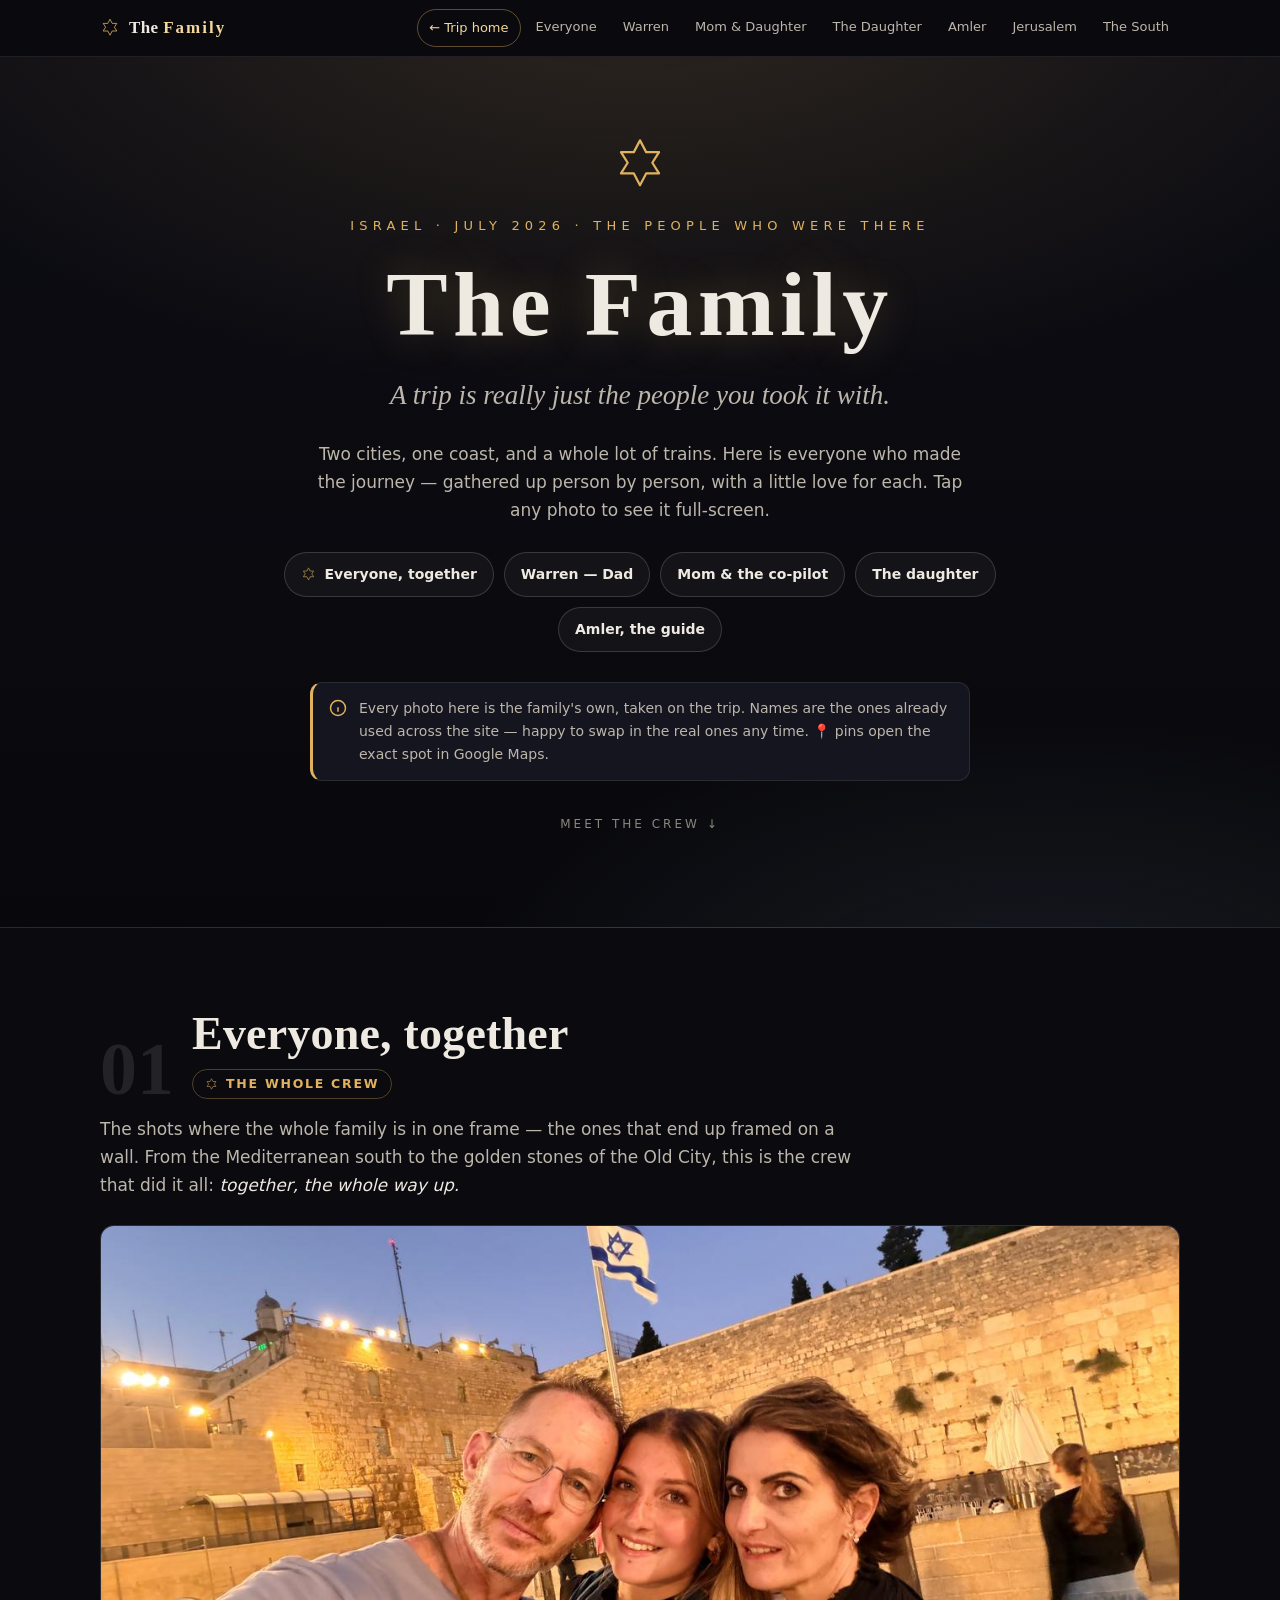
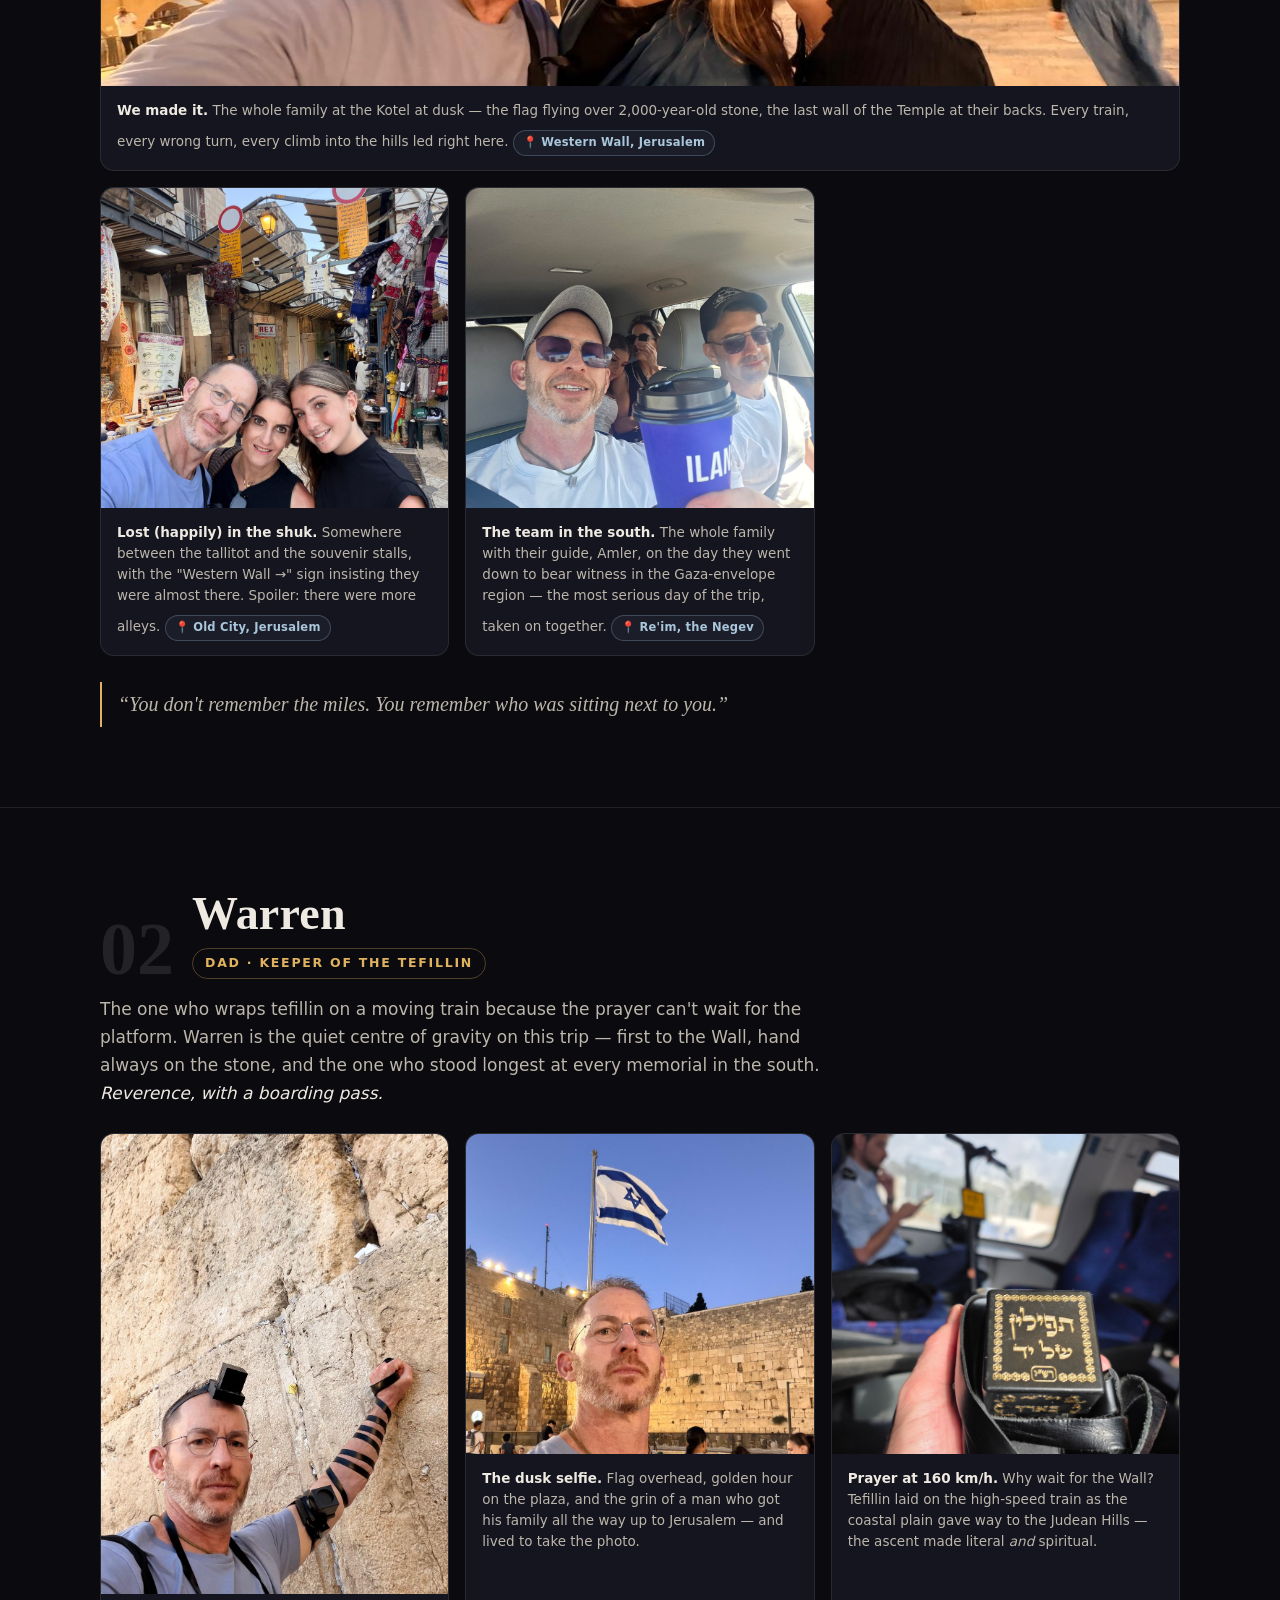
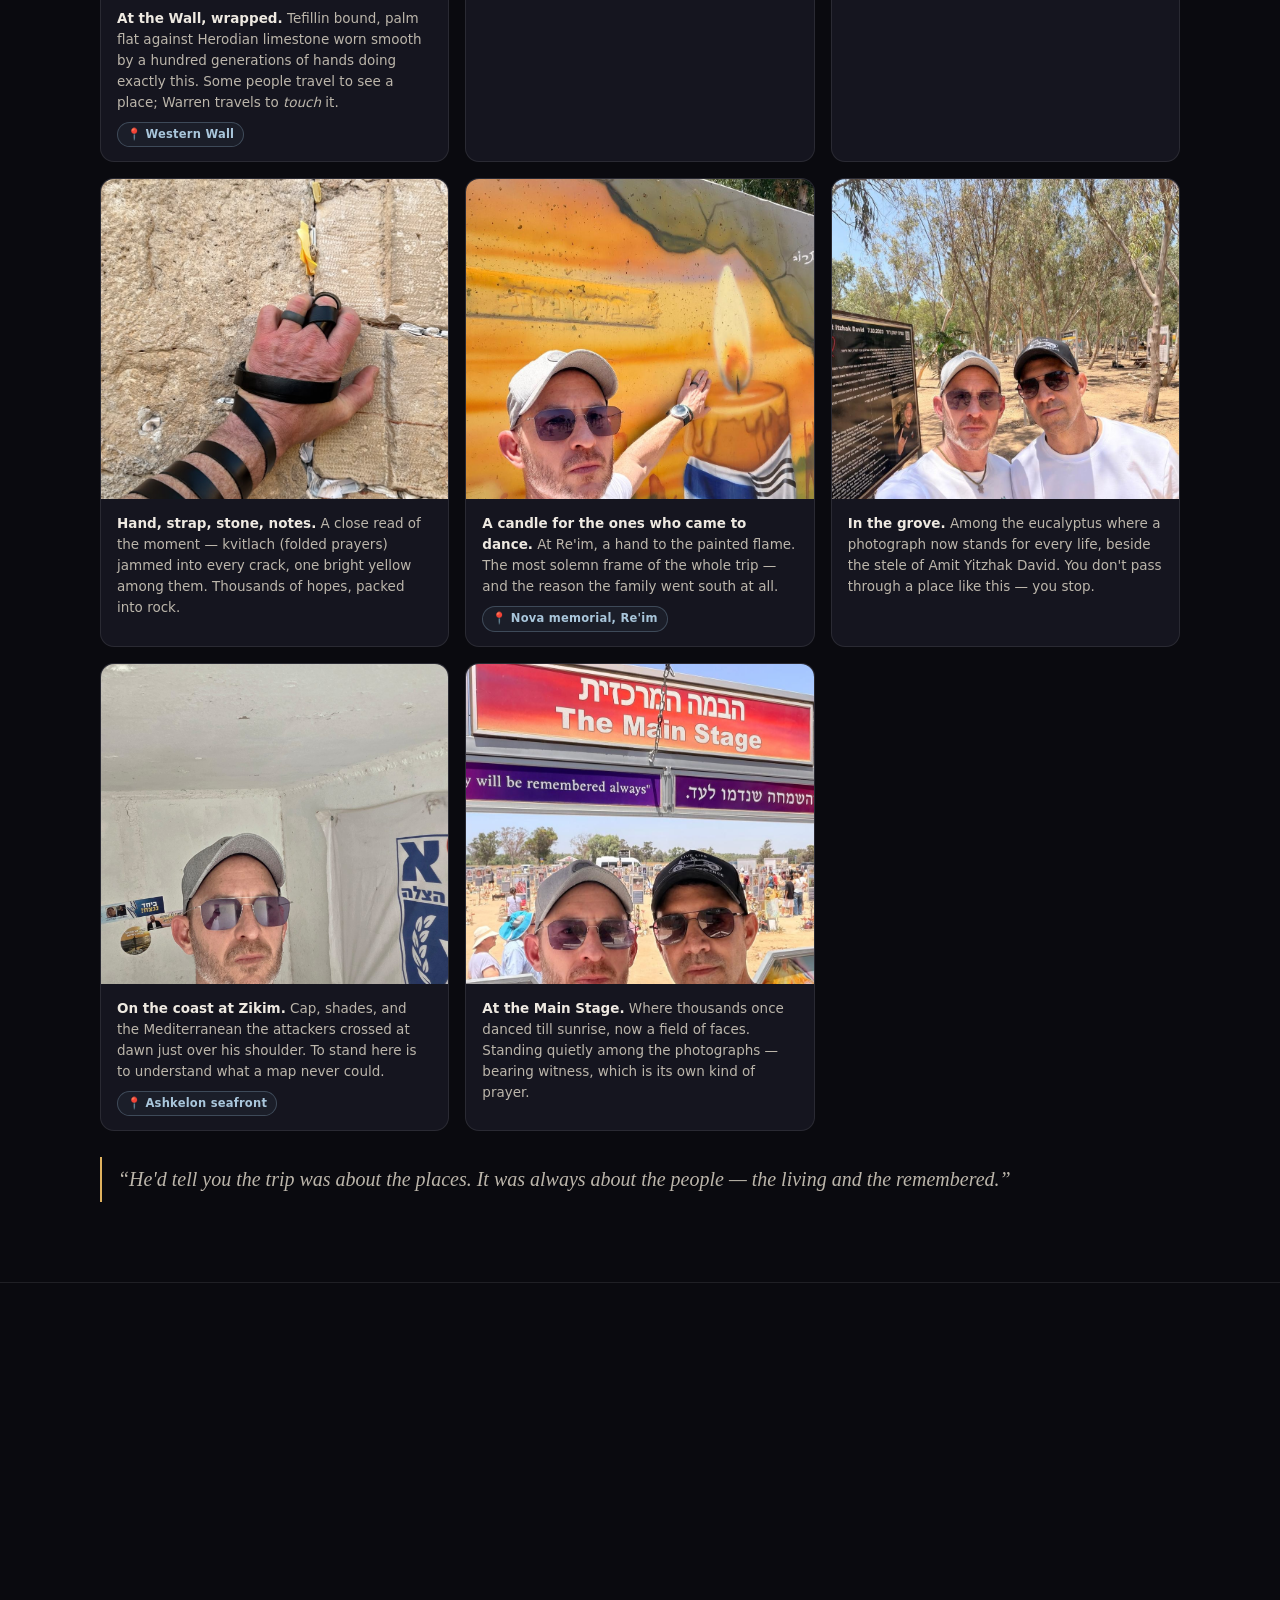
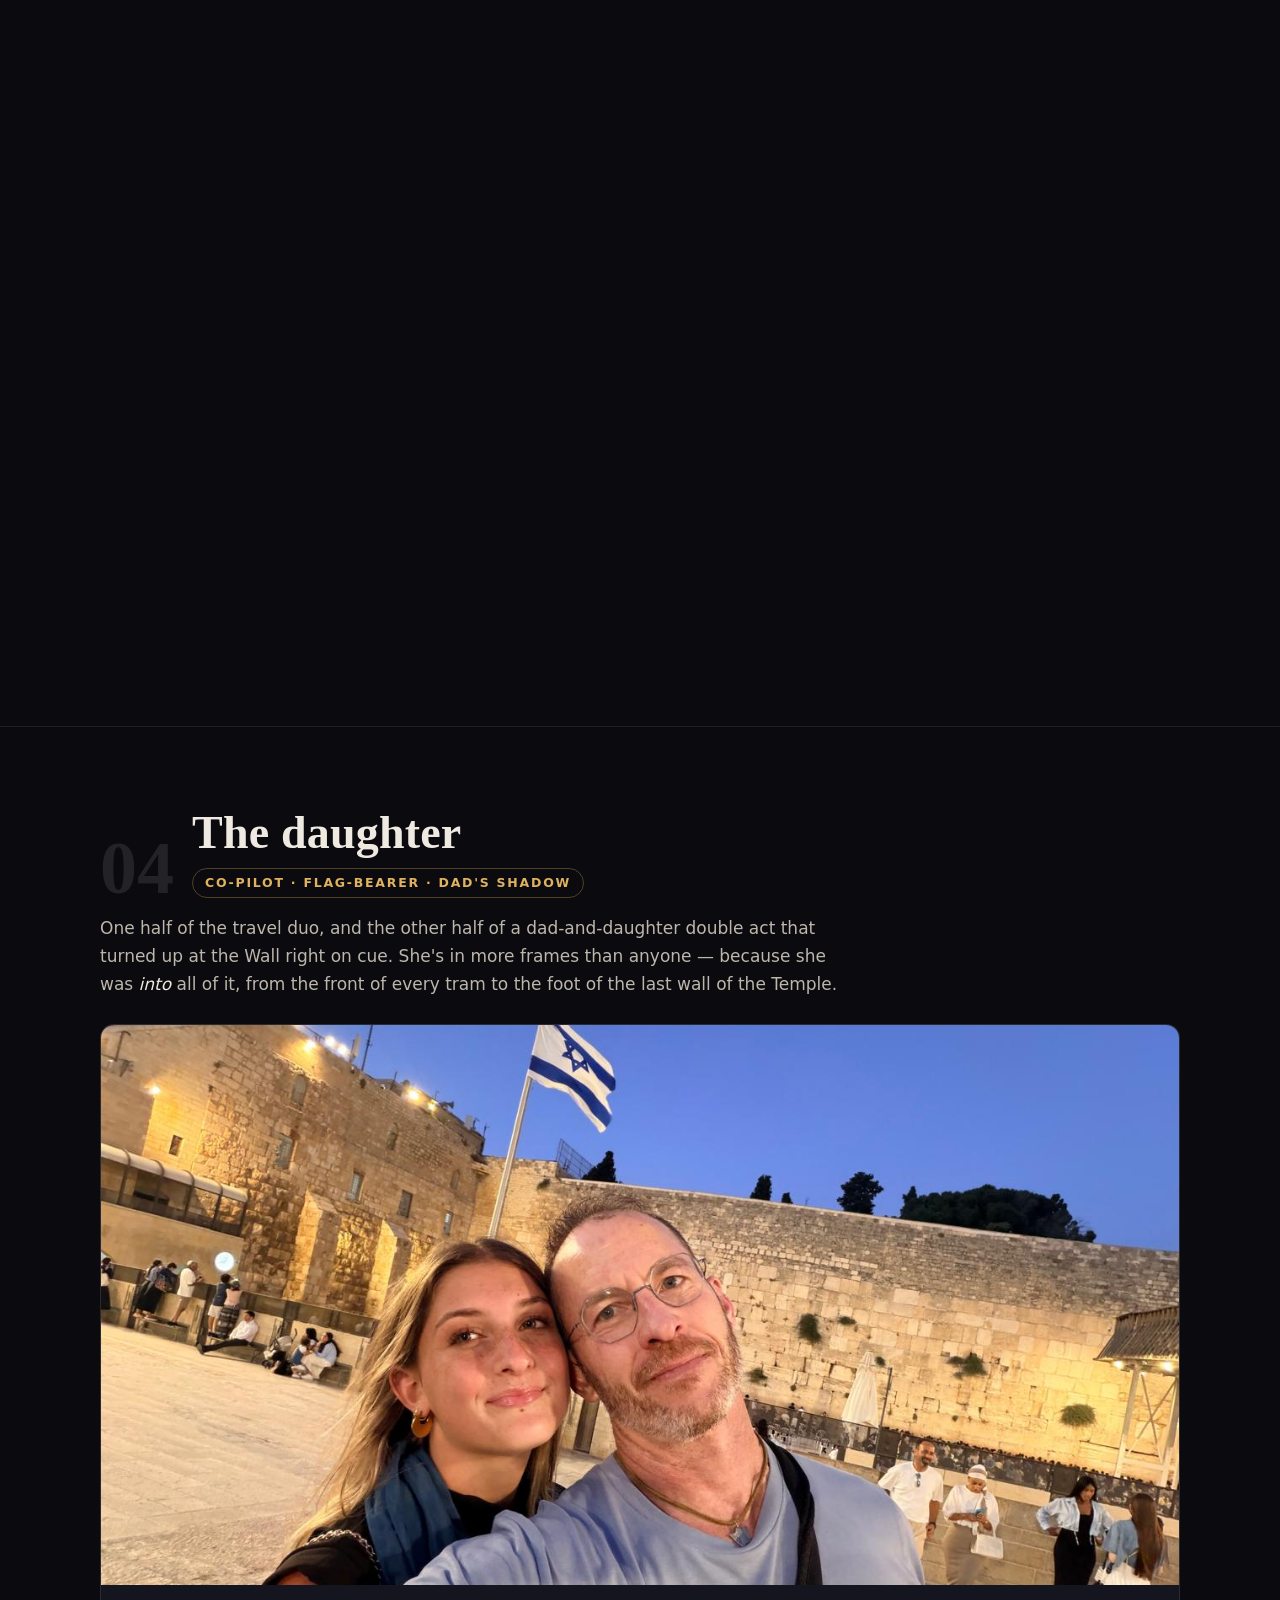
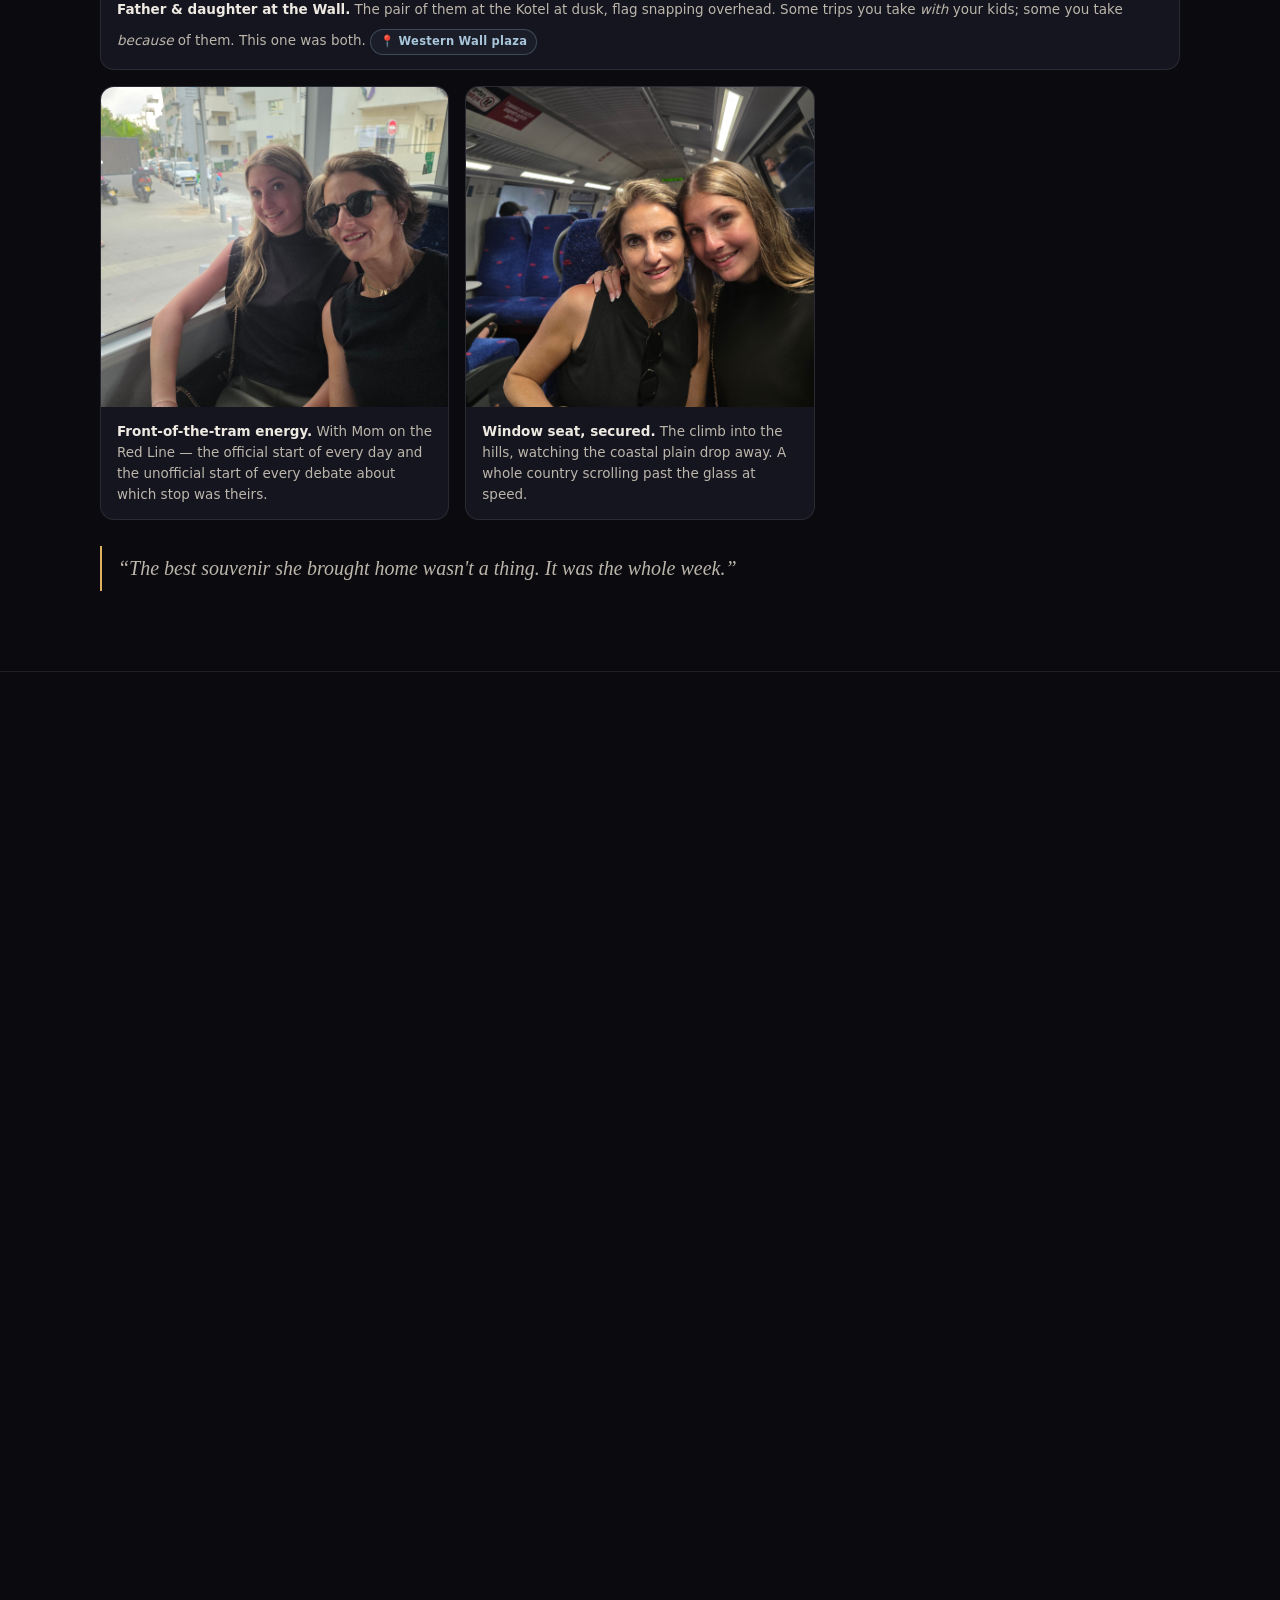
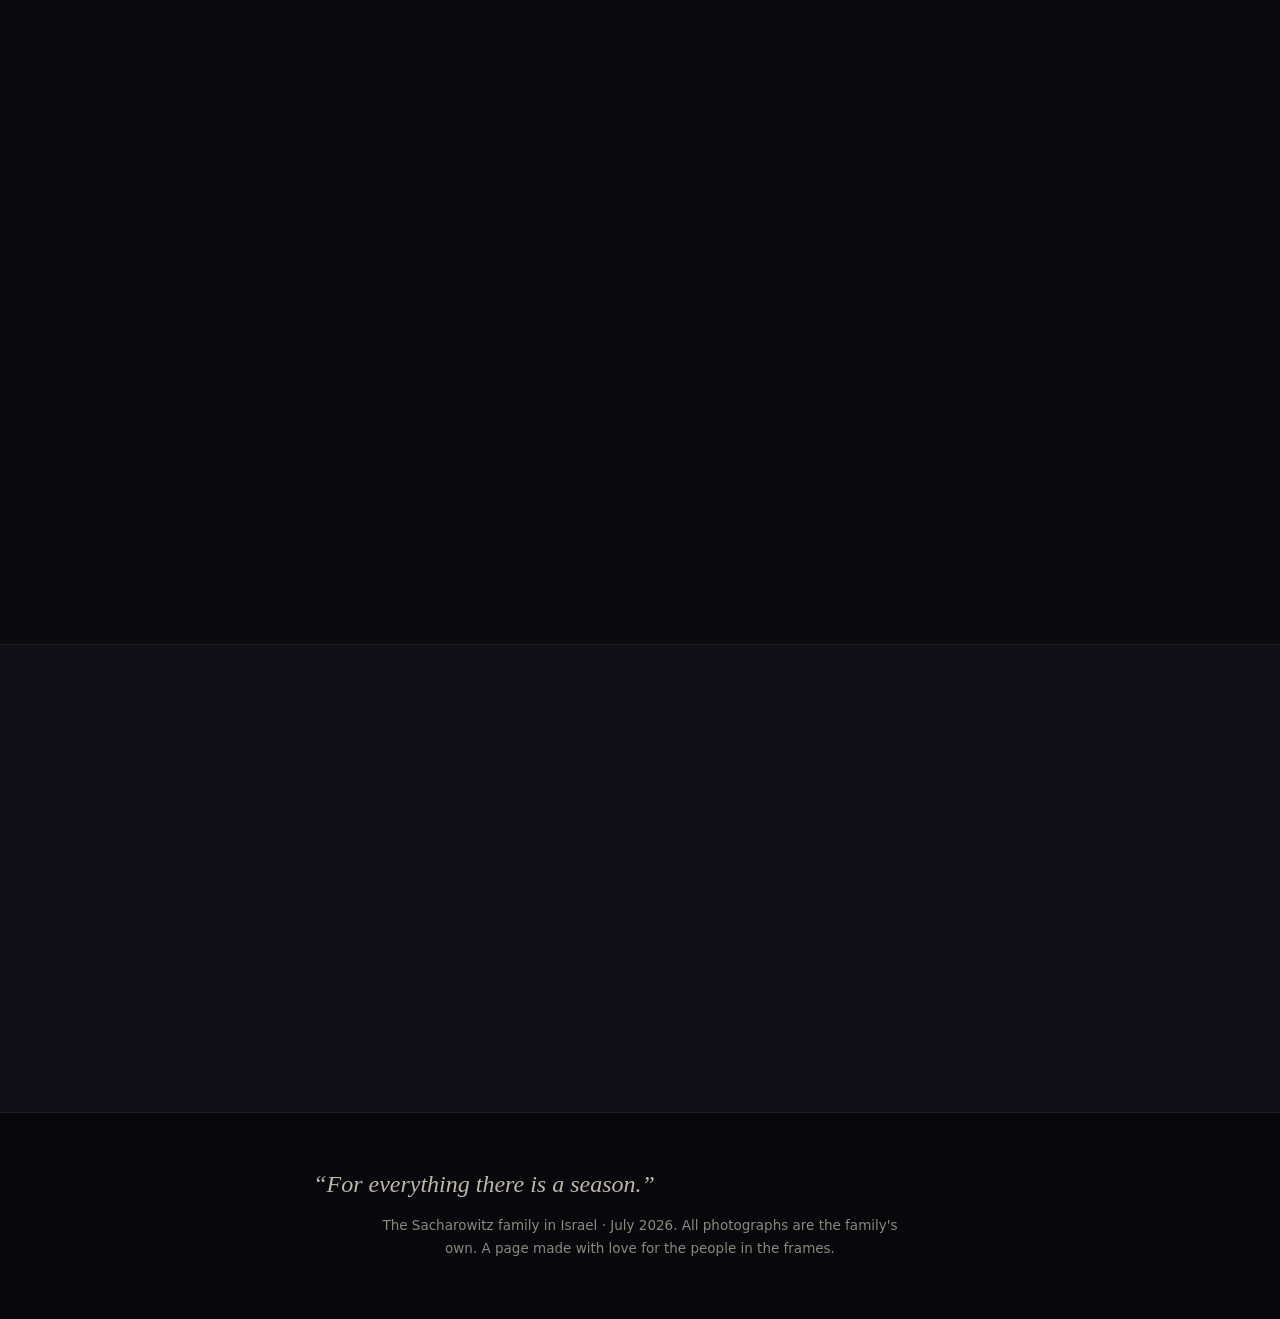
<file: people/index.html>
<!doctype html>
<html lang="en">
<head>
<meta charset="utf-8" />
<meta name="viewport" content="width=device-width, initial-scale=1.0, viewport-fit=cover" />
<meta name="theme-color" content="#0a0a0f" />
<title>The Family · Israel, July 2026 — Everyone, one by one</title>
<meta name="description" content="A page for the people who made the trip — the Sacharowitz family in Israel, July 2026. Photos gathered person by person, with a little love for each." />
<style>
  :root{
    --bg:#0a0a0f; --bg2:#101018; --panel:#15151f; --panel2:#1c1c28;
    --line:rgba(255,255,255,.09); --line2:rgba(255,255,255,.16);
    --ink:#eee9e1; --ink2:#bcb6ab; --muted:#8b877e;
    --gold:#e0b25f; --gold2:#f4d79a; --amber:#e6b566;
    --sky:#8fb0c9; --sky2:#a9c6db; --rose:#d0555c; --rose2:#e0777c; --good:#7fb69a;
    --serif:Georgia,"Iowan Old Style","Times New Roman",serif;
    --sans:system-ui,-apple-system,"Segoe UI",Roboto,Helvetica,Arial,sans-serif;
    --wrap:1160px; --r:16px;
  }
  *{box-sizing:border-box}
  html{-webkit-text-size-adjust:100%;scroll-behavior:smooth}
  body{margin:0;background:var(--bg);color:var(--ink);font-family:var(--sans);
    line-height:1.65;font-size:clamp(15px,1.1vw + 12px,17px);overflow-x:hidden;-webkit-font-smoothing:antialiased}
  img{max-width:100%;display:block}
  a{color:var(--gold2);text-decoration:none}
  a:hover{text-decoration:underline}
  h1,h2,h3{font-family:var(--serif);font-weight:600;line-height:1.14;letter-spacing:.2px}
  .wrap{width:100%;max-width:var(--wrap);margin-inline:auto;padding-inline:clamp(16px,4vw,40px)}
  section{padding-block:clamp(40px,6.5vw,80px)}
  .eyebrow{font-family:var(--sans);text-transform:uppercase;letter-spacing:.28em;font-size:12px;color:var(--gold);font-weight:600;margin:0 0 14px}
  .lede{color:var(--ink2);font-size:clamp(16px,1vw + 13px,20px);max-width:66ch}
  .center{text-align:center;margin-inline:auto}
  .divider{height:1px;background:var(--line);border:0;margin:0}
  .star{width:1em;height:1em;display:inline-block;vertical-align:-.12em;flex:none}

  /* NAV */
  header.nav{position:sticky;top:0;z-index:50;backdrop-filter:blur(10px);background:rgba(10,10,15,.82);border-bottom:1px solid var(--line)}
  .nav-inner{display:flex;align-items:center;gap:14px;min-height:56px}
  .brand{display:flex;align-items:center;gap:9px;font-family:var(--serif);font-weight:600;font-size:17px;letter-spacing:.4px;white-space:nowrap}
  .brand b{color:var(--gold2);letter-spacing:2px}
  .navlinks{margin-left:auto;display:flex;gap:4px;overflow-x:auto;scrollbar-width:none;-webkit-overflow-scrolling:touch}
  .navlinks::-webkit-scrollbar{display:none}
  .navlinks a{color:var(--ink2);font-size:13px;padding:7px 11px;border-radius:999px;white-space:nowrap;font-family:var(--sans)}
  .navlinks a:hover{color:var(--ink);background:var(--panel);text-decoration:none}
  .navlinks a.home{color:var(--gold2);border:1px solid rgba(224,178,95,.4)}

  /* HERO */
  .hero{position:relative;min-height:74vh;display:flex;align-items:center;text-align:center;overflow:hidden;border-bottom:1px solid var(--line);
    background:radial-gradient(120% 90% at 50% -10%,rgba(224,178,95,.16),transparent 55%),
      radial-gradient(80% 60% at 82% 112%,rgba(143,176,201,.12),transparent 60%),
      linear-gradient(180deg,#0c0c13,#0a0a0f 62%,#08080c)}
  .hero .kick{font-family:var(--sans);letter-spacing:.4em;text-transform:uppercase;font-size:clamp(11px,2.3vw,13px);color:var(--gold);margin:0 0 16px}
  .hero h1{font-size:clamp(40px,10vw,92px);margin:0;letter-spacing:.06em;color:var(--ink);text-shadow:0 0 42px rgba(224,178,95,.26)}
  .hero .sub{font-family:var(--serif);font-style:italic;color:var(--ink2);font-size:clamp(17px,4vw,27px);margin:16px 0 0}
  .hero .place{margin:22px auto 0;max-width:60ch;color:var(--ink2)}
  .hero .scroll{margin-top:34px;color:var(--muted);font-size:12px;letter-spacing:.25em;text-transform:uppercase}
  .castrow{display:flex;flex-wrap:wrap;gap:10px;justify-content:center;margin:28px auto 6px;max-width:720px}
  .castrow a{display:inline-flex;align-items:center;gap:8px;padding:10px 16px;border-radius:999px;font-weight:600;font-size:14px;
    background:rgba(255,255,255,.04);border:1px solid var(--line2);color:var(--ink)}
  .castrow a:hover{text-decoration:none;transform:translateY(-2px);border-color:var(--gold);color:var(--gold2)}
  .castrow a{transition:transform .2s ease,border-color .2s ease,color .2s ease}

  .note{display:flex;gap:12px;align-items:flex-start;background:var(--panel);border:1px solid var(--line);border-left:3px solid var(--gold);
    border-radius:12px;padding:14px 16px;color:var(--ink2);font-size:14px;text-align:left;max-width:660px;margin:30px auto 0}
  .note svg{flex:none;margin-top:2px}

  /* PERSON SECTION */
  .person{border-bottom:1px solid var(--line)}
  .phead{display:flex;align-items:flex-end;gap:18px;flex-wrap:wrap;margin-bottom:6px}
  .pnum{font-family:var(--serif);font-size:clamp(40px,9vw,74px);line-height:.8;color:rgba(255,255,255,.10);font-weight:600;flex:none}
  .ptitle h2{font-size:clamp(28px,5vw,46px);margin:0}
  .ptag{display:inline-flex;align-items:center;gap:8px;margin-top:8px;font-size:12.5px;letter-spacing:.14em;text-transform:uppercase;font-weight:600;
    color:var(--gold);border:1px solid rgba(224,178,95,.32);border-radius:999px;padding:4px 12px}
  .person.sky .ptag{color:var(--sky2);border-color:rgba(143,176,201,.34)}
  .person.rose .ptag{color:var(--rose2);border-color:rgba(208,85,92,.32)}
  .pintro{color:var(--ink2);font-size:clamp(15px,1vw+12px,18px);max-width:70ch;margin:16px 0 0}
  .pintro em{color:var(--ink);font-style:italic}

  /* photo grid */
  .grid{display:grid;gap:16px;margin-top:26px}
  .g3{grid-template-columns:repeat(auto-fit,minmax(min(100%,260px),1fr))}
  .g2{grid-template-columns:repeat(auto-fit,minmax(min(100%,320px),1fr))}
  figure{margin:0;background:var(--panel);border:1px solid var(--line);border-radius:14px;overflow:hidden;display:flex;flex-direction:column;transition:transform .3s ease,border-color .3s ease}
  figure:hover{transform:translateY(-4px);border-color:var(--line2)}
  figure img{width:100%;height:clamp(230px,32vw,320px);object-fit:cover;background:var(--panel2);cursor:zoom-in}
  figure.tall img{height:clamp(320px,46vw,460px)}
  figcaption{padding:14px 16px;font-size:13.5px;color:var(--ink2);line-height:1.55}
  figcaption b{color:var(--ink);font-weight:600}
  .pin{display:inline-flex;align-items:center;gap:5px;margin-top:9px;font-size:11.5px;font-weight:600;letter-spacing:.02em;
    color:var(--sky2);border:1px solid rgba(143,176,201,.3);border-radius:999px;padding:3px 9px;background:rgba(143,176,201,.06)}
  .pin:hover{text-decoration:none;background:rgba(143,176,201,.14)}
  .feature{grid-column:1/-1}
  .feature img{height:clamp(280px,52vw,560px);object-position:50% 38%}

  /* quote strip */
  .qz{margin:26px 0 0;border-left:2px solid var(--gold);padding:6px 0 6px 16px;font-family:var(--serif);font-style:italic;color:var(--ink2);font-size:clamp(16px,2.4vw,20px)}

  /* FOOTER */
  footer{border-top:1px solid var(--line);background:#08080c;text-align:center}
  footer .big{font-family:var(--serif);font-style:italic;color:var(--ink2);font-size:clamp(18px,3vw,24px);margin:0 0 10px}
  footer p{color:var(--muted);font-size:13.5px;max-width:64ch;margin:8px auto}
  .backhome{display:inline-flex;align-items:center;gap:8px;margin-top:8px;font-weight:600;font-size:14px;border:1px solid rgba(224,178,95,.35);
    padding:11px 20px;border-radius:999px;background:rgba(224,178,95,.06)}
  .backhome:hover{background:rgba(224,178,95,.14);text-decoration:none}

  /* Lightbox */
  #lightbox{position:fixed;inset:0;z-index:100;background:rgba(6,6,9,.95);display:none;align-items:center;justify-content:center;flex-direction:column;padding:20px;cursor:zoom-out}
  #lightbox.on{display:flex}
  #lightbox img{max-width:96vw;max-height:82vh;border-radius:10px;box-shadow:0 20px 60px rgba(0,0,0,.6)}
  #lightbox .lbcap{color:var(--ink2);font-size:13.5px;margin-top:14px;max-width:72ch;text-align:center}
  #lightbox .lbx{position:absolute;top:16px;right:20px;color:var(--ink2);font-size:30px;line-height:1}

  .js .reveal{opacity:0;transform:translateY(18px);transition:opacity .7s ease,transform .7s ease}
  .js .reveal.in{opacity:1;transform:none}
  @media (prefers-reduced-motion:reduce){.js .reveal{opacity:1;transform:none;transition:none}html{scroll-behavior:auto}}
</style>
</head>
<body>

<svg width="0" height="0" style="position:absolute" aria-hidden="true">
  <symbol id="magen" viewBox="0 0 100 100">
    <path d="M50 6 L61 27 84 27 72 46 84 65 61 65 50 86 39 65 16 65 28 46 16 27 39 27 Z" fill="none" stroke="#e0b25f" stroke-width="4" stroke-linejoin="round"/>
  </symbol>
  <symbol id="anemone" viewBox="0 0 24 24">
    <g fill="#d0555c"><ellipse cx="12" cy="5" rx="3" ry="5"/><ellipse cx="12" cy="19" rx="3" ry="5"/><ellipse cx="5" cy="12" rx="5" ry="3"/><ellipse cx="19" cy="12" rx="5" ry="3"/><ellipse cx="7" cy="7" rx="3.4" ry="4.6" transform="rotate(-45 7 7)"/><ellipse cx="17" cy="7" rx="3.4" ry="4.6" transform="rotate(45 17 7)"/><ellipse cx="7" cy="17" rx="3.4" ry="4.6" transform="rotate(45 7 17)"/><ellipse cx="17" cy="17" rx="3.4" ry="4.6" transform="rotate(-45 17 17)"/></g>
    <circle cx="12" cy="12" r="3.2" fill="#1a1a10"/>
  </symbol>
</svg>

<header class="nav">
  <div class="wrap nav-inner">
    <div class="brand"><svg class="star" style="width:20px;height:20px"><use href="#magen"/></svg> <span>The <b>Family</b></span></div>
    <nav class="navlinks">
      <a class="home" href="../israel/">← Trip home</a>
      <a href="#everyone">Everyone</a>
      <a href="#warren">Warren</a>
      <a href="#momdaughter">Mom &amp; Daughter</a>
      <a href="#daughter">The Daughter</a>
      <a href="#amler">Amler</a>
      <a href="../jerusalem-tour/">Jerusalem</a>
      <a href="../nova-tour/">The South</a>
    </nav>
  </div>
</header>

<!-- HERO -->
<section class="hero" id="top">
  <div class="wrap">
    <svg class="star" style="width:56px;height:56px;margin:0 auto 22px;display:block"><use href="#magen"/></svg>
    <p class="kick">Israel · July 2026 · the people who were there</p>
    <h1>The Family</h1>
    <p class="sub">A trip is really just the people you took it with.</p>
    <p class="place">Two cities, one coast, and a whole lot of trains. Here is everyone who made the journey — gathered up person by person, with a little love for each. Tap any photo to see it full-screen.</p>
    <div class="castrow">
      <a href="#everyone"><svg class="star" style="width:15px;height:15px"><use href="#magen"/></svg> Everyone, together</a>
      <a href="#warren">Warren — Dad</a>
      <a href="#momdaughter">Mom &amp; the co-pilot</a>
      <a href="#daughter">The daughter</a>
      <a href="#amler">Amler, the guide</a>
    </div>
    <div class="note">
      <svg width="18" height="18" viewBox="0 0 24 24" fill="none" stroke="#e0b25f" stroke-width="2"><circle cx="12" cy="12" r="10"/><path d="M12 8h.01M11 12h1v4h1"/></svg>
      <div>Every photo here is the family's own, taken on the trip. Names are the ones already used across the site — happy to swap in the real ones any time. 📍 pins open the exact spot in Google Maps.</div>
    </div>
    <p class="scroll">Meet the crew ↓</p>
  </div>
</section>

<!-- EVERYONE -->
<section class="person" id="everyone">
  <div class="wrap reveal">
    <div class="phead">
      <div class="pnum">01</div>
      <div class="ptitle"><h2>Everyone, together</h2><div class="ptag"><svg class="star" style="width:13px;height:13px"><use href="#magen"/></svg> The whole crew</div></div>
    </div>
    <p class="pintro">The shots where the whole family is in one frame — the ones that end up framed on a wall. From the Mediterranean south to the golden stones of the Old City, this is the crew that did it all: <em>together, the whole way up.</em></p>
    <div class="grid g3">
      <figure class="feature tall">
        <img data-lb data-cap="The Sacharowitz family at the Western Wall (the Kotel) at dusk, the Israeli flag flying over the golden Herodian stones — 7 July 2026. Journey's end." src="../jerusalem-tour/img/kotel-family.jpg" alt="The whole family together at the Western Wall at dusk">
        <figcaption><b>We made it.</b> The whole family at the Kotel at dusk — the flag flying over 2,000-year-old stone, the last wall of the Temple at their backs. Every train, every wrong turn, every climb into the hills led right here.
          <a class="pin" href="https://www.google.com/maps/search/?api=1&query=Western+Wall+Jerusalem" target="_blank" rel="noopener">📍 Western Wall, Jerusalem</a></figcaption>
      </figure>
      <figure>
        <img data-lb data-cap="The family selfie in the Old City shuk — stalls of tallitot and souvenirs, the 'Western Wall' sign pointing the way." src="../jerusalem-tour/img/oldcity-shuk-family.jpg" alt="Family selfie in the Old City market">
        <figcaption><b>Lost (happily) in the shuk.</b> Somewhere between the tallitot and the souvenir stalls, with the "Western Wall →" sign insisting they were almost there. Spoiler: there were more alleys.
          <a class="pin" href="https://www.google.com/maps/search/?api=1&query=Old+City+market+Jerusalem" target="_blank" rel="noopener">📍 Old City, Jerusalem</a></figcaption>
      </figure>
      <figure>
        <img data-lb data-cap="The Sacharowitz family with their guide Amler on the private tour of the Gaza envelope — 6 July 2026." src="../nova-tour/img/tour-group.jpg" alt="The family with their guide Amler in the south" style="object-position:50% 30%">
        <figcaption><b>The team in the south.</b> The whole family with their guide, Amler, on the day they went down to bear witness in the Gaza-envelope region — the most serious day of the trip, taken on together.
          <a class="pin" href="https://www.google.com/maps/search/?api=1&query=Re%27im+Nova+memorial" target="_blank" rel="noopener">📍 Re'im, the Negev</a></figcaption>
      </figure>
    </div>
    <blockquote class="qz">“You don't remember the miles. You remember who was sitting next to you.”</blockquote>
  </div>
</section>

<!-- WARREN -->
<section class="person" id="warren">
  <div class="wrap reveal">
    <div class="phead">
      <div class="pnum">02</div>
      <div class="ptitle"><h2>Warren</h2><div class="ptag">Dad · keeper of the tefillin</div></div>
    </div>
    <p class="pintro">The one who wraps tefillin on a moving train because the prayer can't wait for the platform. Warren is the quiet centre of gravity on this trip — first to the Wall, hand always on the stone, and the one who stood longest at every memorial in the south. <em>Reverence, with a boarding pass.</em></p>
    <div class="grid g3">
      <figure class="tall">
        <img data-lb data-cap="Laying tefillin at the Western Wall — the head-box and arm-strap bound, a hand on the ancient stones." src="../jerusalem-tour/img/kotel-tefillin.jpg" alt="Laying tefillin at the Western Wall" style="object-position:50% 30%">
        <figcaption><b>At the Wall, wrapped.</b> Tefillin bound, palm flat against Herodian limestone worn smooth by a hundred generations of hands doing exactly this. Some people travel to see a place; Warren travels to <i>touch</i> it.
          <a class="pin" href="https://www.google.com/maps/search/?api=1&query=Western+Wall+Jerusalem" target="_blank" rel="noopener">📍 Western Wall</a></figcaption>
      </figure>
      <figure>
        <img data-lb data-cap="Dad's selfie beneath the flag at the Western Wall plaza at dusk." src="../jerusalem-tour/img/kotel-dad-solo.jpg" alt="Selfie at the Western Wall beneath the Israeli flag" style="object-position:50% 25%">
        <figcaption><b>The dusk selfie.</b> Flag overhead, golden hour on the plaza, and the grin of a man who got his family all the way up to Jerusalem — and lived to take the photo.</figcaption>
      </figure>
      <figure>
        <img data-lb data-cap="A traveller lays tefillin on the train — carrying a prayer up to Jerusalem." src="../jerusalem-tour/img/tefillin-train.jpg" alt="Tefillin on the train to Jerusalem" style="object-position:50% 30%">
        <figcaption><b>Prayer at 160 km/h.</b> Why wait for the Wall? Tefillin laid on the high-speed train as the coastal plain gave way to the Judean Hills — the ascent made literal <i>and</i> spiritual.</figcaption>
      </figure>
      <figure>
        <img data-lb data-cap="A hand wound in tefillin against the Western Wall, prayer notes packed into a long crack." src="../jerusalem-tour/img/kotel-hand-notes.jpg" alt="Hand and tefillin against the Western Wall with prayer notes">
        <figcaption><b>Hand, strap, stone, notes.</b> A close read of the moment — kvitlach (folded prayers) jammed into every crack, one bright yellow among them. Thousands of hopes, packed into rock.</figcaption>
      </figure>
      <figure>
        <img data-lb data-cap="At the Nova memorial, Re'im — a hand raised to the painted memorial candle and the Israeli flag." src="../nova-tour/img/nova-candle.jpg" alt="A hand raised to the memorial candle mural at the Nova site" style="object-position:50% 35%">
        <figcaption><b>A candle for the ones who came to dance.</b> At Re'im, a hand to the painted flame. The most solemn frame of the whole trip — and the reason the family went south at all.
          <a class="pin" href="https://www.google.com/maps/search/?api=1&query=Nova+Festival+Victims+Memorial+Re%27im" target="_blank" rel="noopener">📍 Nova memorial, Re'im</a></figcaption>
      </figure>
      <figure>
        <img data-lb data-cap="Warren and family at the Nova memorial grove, beside an individual victim's stele." src="../nova-tour/img/nova-warren-david.jpg" alt="At the Nova memorial grove beside a victim's stele" style="object-position:50% 25%">
        <figcaption><b>In the grove.</b> Among the eucalyptus where a photograph now stands for every life, beside the stele of Amit Yitzhak David. You don't pass through a place like this — you stop.</figcaption>
      </figure>
      <figure>
        <img data-lb data-cap="Bearing witness at the Zikim coastal memorial — a visitor in cap and sunglasses." src="../nova-tour/img/on-site.jpg" alt="At the Zikim coastal memorial" style="object-position:50% 22%">
        <figcaption><b>On the coast at Zikim.</b> Cap, shades, and the Mediterranean the attackers crossed at dawn just over his shoulder. To stand here is to understand what a map never could.
          <a class="pin" href="https://www.google.com/maps/search/?api=1&query=Ashkelon+seafront+October+7+memorial" target="_blank" rel="noopener">📍 Ashkelon seafront</a></figcaption>
      </figure>
      <figure>
        <img data-lb data-cap="At the Nova festival memorial main stage, Re'im." src="../nova-tour/img/nova-mainstage.jpg" alt="At the Nova main stage memorial" style="object-position:50% 18%">
        <figcaption><b>At the Main Stage.</b> Where thousands once danced till sunrise, now a field of faces. Standing quietly among the photographs — bearing witness, which is its own kind of prayer.</figcaption>
      </figure>
    </div>
    <blockquote class="qz">“He'd tell you the trip was about the places. It was always about the people — the living and the remembered.”</blockquote>
  </div>
</section>

<!-- MOM & DAUGHTER -->
<section class="person sky" id="momdaughter">
  <div class="wrap reveal">
    <div class="phead">
      <div class="pnum">03</div>
      <div class="ptitle"><h2>Mom &amp; the co-pilot</h2><div class="ptag">The unstoppable travel duo</div></div>
    </div>
    <p class="pintro">Every great trip has a pair who make the getting-there half the fun. Mom and her daughter rode every tram, every train, and every escalator-into-the-mountain shoulder to shoulder — window seats claimed, snacks acquired, morale management handled. <em>The heart of the operation.</em></p>
    <div class="grid g2">
      <figure class="tall">
        <img data-lb data-cap="Mother and daughter on the Tel Aviv light rail Red Line, gliding through the city." src="../jerusalem-tour/img/tram-mother-daughter.jpg" alt="Mother and daughter on the Tel Aviv light rail">
        <figcaption><b>Red Line, Tel Aviv.</b> Gliding through the city where it all began — flip-flops, sea air, and the day's first "are we going the right way?" (They were. Mostly.)
          <a class="pin" href="https://www.google.com/maps/search/?api=1&query=Tel+Aviv+Light+Rail+Red+Line" target="_blank" rel="noopener">📍 Tel Aviv Light Rail</a></figcaption>
      </figure>
      <figure class="tall">
        <img data-lb data-cap="Mother and daughter aboard the high-speed train, climbing up to Jerusalem." src="../jerusalem-tour/img/train-mother-daughter.jpg" alt="Mother and daughter on the fast train to Jerusalem">
        <figcaption><b>Climbing to Jerusalem.</b> On board the high-speed train as it climbed some 750 metres into the Judean Hills. Two window-watchers on the most dramatic 43 minutes of track in the country.
          <a class="pin" href="https://www.google.com/maps/search/?api=1&query=Jerusalem+Yitzhak+Navon+station" target="_blank" rel="noopener">📍 → Yitzhak Navon</a></figcaption>
      </figure>
    </div>
    <blockquote class="qz">“Give them a tram, a snack and a window, and they'd ride to the ends of the earth.”</blockquote>
  </div>
</section>

<!-- DAUGHTER -->
<section class="person" id="daughter">
  <div class="wrap reveal">
    <div class="phead">
      <div class="pnum">04</div>
      <div class="ptitle"><h2>The daughter</h2><div class="ptag">Co-pilot · flag-bearer · dad's shadow</div></div>
    </div>
    <p class="pintro">One half of the travel duo, and the other half of a dad-and-daughter double act that turned up at the Wall right on cue. She's in more frames than anyone — because she was <em>into</em> all of it, from the front of every tram to the foot of the last wall of the Temple.</p>
    <div class="grid g3">
      <figure class="feature">
        <img data-lb data-cap="Daughter and dad at the Western Wall plaza at dusk, the flag flying above the golden stones." src="../jerusalem-tour/img/kotel-daughter-dad.jpg" alt="Daughter and dad at the Western Wall at dusk" style="object-position:50% 40%">
        <figcaption><b>Father &amp; daughter at the Wall.</b> The pair of them at the Kotel at dusk, flag snapping overhead. Some trips you take <i>with</i> your kids; some you take <i>because</i> of them. This one was both.
          <a class="pin" href="https://www.google.com/maps/search/?api=1&query=Western+Wall+plaza+Jerusalem" target="_blank" rel="noopener">📍 Western Wall plaza</a></figcaption>
      </figure>
      <figure>
        <img data-lb data-cap="Mother and daughter on the Tel Aviv light rail." src="../jerusalem-tour/img/tram-mother-daughter.jpg" alt="On the Tel Aviv light rail with mom">
        <figcaption><b>Front-of-the-tram energy.</b> With Mom on the Red Line — the official start of every day and the unofficial start of every debate about which stop was theirs.</figcaption>
      </figure>
      <figure>
        <img data-lb data-cap="Mother and daughter aboard the high-speed train to Jerusalem." src="../jerusalem-tour/img/train-mother-daughter.jpg" alt="On the train up to Jerusalem with mom">
        <figcaption><b>Window seat, secured.</b> The climb into the hills, watching the coastal plain drop away. A whole country scrolling past the glass at speed.</figcaption>
      </figure>
    </div>
    <blockquote class="qz">“The best souvenir she brought home wasn't a thing. It was the whole week.”</blockquote>
  </div>
</section>

<!-- AMLER -->
<section class="person rose" id="amler">
  <div class="wrap reveal">
    <div class="phead">
      <div class="pnum">05</div>
      <div class="ptitle"><h2>Amler</h2><div class="ptag"><svg class="star" style="width:12px;height:12px"><use href="#anemone"/></svg> The guide who carried the hardest day</div></div>
    </div>
    <p class="pintro">Not family by blood, but family for a day. Amler led the Sacharowitzes through the Gaza-envelope region — Sderot, the Tkuma car wall, the Ashkelon coast, and the Nova memorial at Re'im — navigating the checkpoints and, more importantly, the weight of it. <em>Some guides show you a place. Amler helped a family hold one.</em></p>
    <div class="grid g3">
      <figure class="feature">
        <img data-lb data-cap="The Sacharowitz family with their guide Amler on the private tour of the Gaza envelope — 6 July 2026." src="../nova-tour/img/tour-group.jpg" alt="The family with their guide Amler" style="object-position:50% 32%">
        <figcaption><b>Amler &amp; the family.</b> The private tour that made the south possible. He knew which roads, which stories, and when to simply let the silence sit.</figcaption>
      </figure>
      <figure>
        <img data-lb data-cap="On the Mediterranean shore near Zikim — Amler's private tour for the family." src="../nova-tour/img/tour-beach.jpg" alt="On the Gaza-envelope coast" style="object-position:50% 40%">
        <figcaption><b>Down to the shore.</b> The Mediterranean coast near the Zikim landing point, where the sea attack came ashore at first light. Amler set the scene the map couldn't.
          <a class="pin" href="https://www.google.com/maps/search/?api=1&query=Zikim+beach+Israel" target="_blank" rel="noopener">📍 Zikim coast</a></figcaption>
      </figure>
      <figure>
        <img data-lb data-cap="Walking the Ashkelon seafront Avenue of Remembrance." src="../nova-tour/img/tour-promenade.jpg" alt="Walking the memorial promenade by the sea" style="object-position:50% 35%">
        <figcaption><b>The Avenue of Remembrance.</b> Walking the Ashkelon seafront, a wave-topped stele for each life lost. A hard, necessary mile — walked with a guide who'd walked it many times before.</figcaption>
      </figure>
    </div>
    <blockquote class="qz">“The right guide doesn't just get you there. He gets you through it.”</blockquote>
  </div>
</section>

<!-- CLOSING -->
<section style="background:var(--bg2)">
  <div class="wrap reveal center">
    <svg class="star" style="width:40px;height:40px;margin:0 auto 14px;display:block"><use href="#magen"/></svg>
    <h2 style="font-size:clamp(24px,4vw,34px);margin:0 0 10px">That's the whole crew</h2>
    <p class="lede center">Four of them and a guide, one week, and a country's worth of trains, trams, stones and sea. The places were extraordinary. The company was the point.</p>
    <p style="margin-top:22px"><a class="backhome" href="../israel/"><svg class="star" style="width:15px;height:15px"><use href="#magen"/></svg> Back to the trip home</a></p>
    <p style="margin-top:16px;color:var(--muted);font-size:13px">Explore the rest &nbsp;·&nbsp; <a href="../jerusalem-tour/">Up to Jerusalem →</a> &nbsp;·&nbsp; <a href="../nova-tour/">The South: Remembrance →</a></p>
  </div>
</section>

<footer>
  <div class="wrap" style="padding-block:52px">
    <p class="big">“For everything there is a season.”</p>
    <p>The Sacharowitz family in Israel · July 2026. All photographs are the family's own. A page made with love for the people in the frames.</p>
  </div>
</footer>

<div id="lightbox"><span class="lbx" aria-hidden="true">×</span><img alt="" /><p class="lbcap"></p></div>

<script>
(function(){
  document.documentElement.className += ' js';
  // graceful image fallback
  document.querySelectorAll('figure img').forEach(function(img){
    img.onerror=function(){ var fig=img.closest('figure'); if(fig) fig.style.display='none'; };
  });
  // lightbox
  var lb=document.getElementById('lightbox');
  if(lb){
    var lbImg=lb.querySelector('img'), lbCap=lb.querySelector('.lbcap');
    function openLb(src,cap){ lbImg.src=src; lbCap.textContent=cap||''; lb.classList.add('on'); document.body.style.overflow='hidden'; }
    function closeLb(){ lb.classList.remove('on'); lbImg.src=''; document.body.style.overflow=''; }
    document.querySelectorAll('[data-lb]').forEach(function(img){
      img.addEventListener('click',function(){
        var cap=img.getAttribute('data-cap')||img.alt||'';
        openLb(img.getAttribute('data-lb')||img.currentSrc||img.src, cap);
      });
    });
    lb.addEventListener('click',closeLb);
    document.addEventListener('keydown',function(e){ if(e.key==='Escape') closeLb(); });
  }
  // scroll reveal
  if('IntersectionObserver' in window){
    var io=new IntersectionObserver(function(es){ es.forEach(function(e){ if(e.isIntersecting){ e.target.classList.add('in'); io.unobserve(e.target);} }); },{threshold:.1});
    document.querySelectorAll('.reveal').forEach(function(n){ io.observe(n); });
  } else { document.querySelectorAll('.reveal').forEach(function(n){ n.classList.add('in'); }); }
})();
</script>
</body>
</html>
</file>
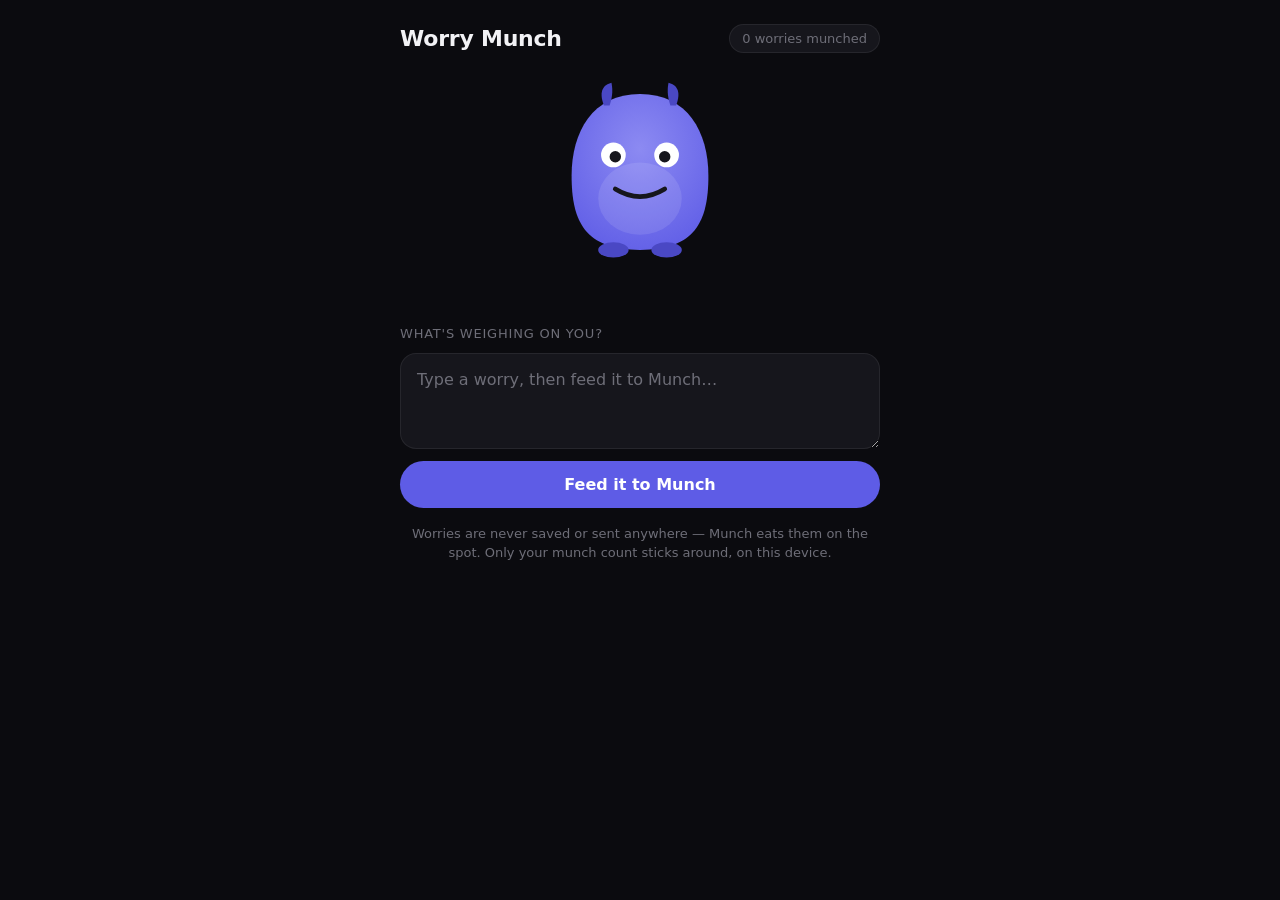
<file: worry-munch/index.html>
<!doctype html>
<html lang="en">
  <head>
    <meta charset="UTF-8" />
    <meta name="viewport" content="width=device-width, initial-scale=1.0, viewport-fit=cover" />
    <meta name="theme-color" content="#0B0B0F" />
    <link rel="manifest" href="./manifest.webmanifest" />
    <link rel="apple-touch-icon" href="./icon-192.png" />
    <link rel="icon" type="image/png" href="./icon-192.png" />
    <title>Worry Munch</title>
    <style>
      :root {
        --lo-bg: #0b0b0f;
        --lo-surface-1: #16161c;
        --lo-surface-2: #21212a;
        --lo-surface-3: #2a2a34;
        --lo-border: rgba(255, 255, 255, 0.07);
        --lo-border-strong: rgba(255, 255, 255, 0.12);
        --lo-text-1: #f2f2f5;
        --lo-text-2: #a1a1ac;
        --lo-text-3: #6e6e78;
        --lo-accent: #5e5ce6;
        --lo-accent-press: #4a48c4;
        --lo-accent-text: #8c8af2;
        --lo-accent-ring: rgba(94, 92, 230, 0.32);
        --lo-success: #30d158;
        --lo-mood-calm: #2dd4bf;
        --lo-font: -apple-system, BlinkMacSystemFont, "SF Pro Display", "SF Pro Text",
          "Inter", system-ui, "Segoe UI", Roboto, sans-serif;
        --lo-r-card: 16px;
        --lo-r-pill: 999px;
        --lo-ease-spatial: cubic-bezier(0.16, 1, 0.3, 1);
      }
      * { box-sizing: border-box; margin: 0; padding: 0; }
      html, body { height: 100%; }
      body {
        background: var(--lo-bg);
        color: var(--lo-text-1);
        font-family: var(--lo-font);
        -webkit-font-smoothing: antialiased;
        display: flex;
        flex-direction: column;
        align-items: center;
        padding: max(16px, env(safe-area-inset-top)) 16px max(24px, env(safe-area-inset-bottom));
        overflow-x: hidden;
      }
      .top {
        width: 100%;
        max-width: 480px;
        display: flex;
        align-items: center;
        gap: 12px;
        padding: 8px 0 4px;
      }
      h1 { font-size: 1.375rem; font-weight: 600; letter-spacing: -0.01em; white-space: nowrap; }
      .tally {
        margin-left: auto;
        font-size: 0.8125rem;
        color: var(--lo-text-3);
        background: var(--lo-surface-1);
        border: 1px solid var(--lo-border);
        border-radius: var(--lo-r-pill);
        padding: 6px 12px;
        white-space: nowrap;
      }
      .stage {
        position: relative;
        width: 100%;
        max-width: 480px;
        display: flex;
        flex-direction: column;
        align-items: center;
        margin-top: 20px;
      }
      .munch {
        width: 190px;
        height: 190px;
        transition: transform 0.25s var(--lo-ease-spatial);
      }
      .munch.excited { transform: scale(1.06); }
      .munch.chomping { animation: chomp-bounce 0.5s var(--lo-ease-spatial) 2; }
      @keyframes chomp-bounce {
        0%, 100% { transform: scale(1); }
        35% { transform: scale(1.1, 0.92) translateY(4px); }
        70% { transform: scale(0.96, 1.05) translateY(-3px); }
      }
      .munch .mouth-open { opacity: 0; }
      .munch.excited .mouth-open, .munch.chomping .mouth-open { opacity: 1; }
      .munch.excited .mouth-closed, .munch.chomping .mouth-closed { opacity: 0; }
      .munch .eye { animation: blink 4.6s infinite; transform-origin: center; transform-box: fill-box; }
      @keyframes blink {
        0%, 94%, 100% { transform: scaleY(1); }
        96% { transform: scaleY(0.08); }
      }
      .munch.happy .eye { animation: none; transform: scaleY(0.12); }
      #flyer {
        position: absolute;
        max-width: 70%;
        background: var(--lo-surface-2);
        border: 1px solid var(--lo-border-strong);
        border-radius: 14px;
        padding: 10px 14px;
        font-size: 0.9375rem;
        color: var(--lo-text-1);
        pointer-events: none;
        opacity: 0;
        z-index: 2;
        overflow: hidden;
        text-overflow: ellipsis;
        white-space: nowrap;
      }
      #speech {
        min-height: 1.5em;
        margin-top: 14px;
        font-size: 0.9375rem;
        color: var(--lo-mood-calm);
        text-align: center;
        opacity: 0;
        transition: opacity 0.3s ease;
        padding: 0 12px;
      }
      #speech.show { opacity: 1; }
      form {
        width: 100%;
        max-width: 480px;
        margin-top: 22px;
        display: flex;
        flex-direction: column;
        gap: 12px;
      }
      label {
        font-size: 0.8125rem;
        color: var(--lo-text-3);
        text-transform: uppercase;
        letter-spacing: 0.06em;
      }
      textarea {
        width: 100%;
        min-height: 96px;
        resize: vertical;
        background: var(--lo-surface-1);
        border: 1px solid var(--lo-border);
        border-radius: var(--lo-r-card);
        padding: 14px 16px;
        color: var(--lo-text-1);
        font-family: var(--lo-font);
        font-size: 1rem;
        line-height: 1.45;
        outline: none;
        transition: border-color 0.15s ease, box-shadow 0.15s ease;
      }
      textarea:focus {
        border-color: var(--lo-accent);
        box-shadow: 0 0 0 3px var(--lo-accent-ring);
      }
      textarea::placeholder { color: var(--lo-text-3); }
      button {
        appearance: none;
        border: none;
        background: var(--lo-accent);
        color: #fff;
        font-family: var(--lo-font);
        font-size: 1rem;
        font-weight: 600;
        padding: 14px 20px;
        border-radius: var(--lo-r-pill);
        cursor: pointer;
        transition: background 0.15s ease, transform 0.1s ease;
      }
      button:active { background: var(--lo-accent-press); transform: scale(0.98); }
      button:disabled { opacity: 0.5; cursor: default; }
      .privacy {
        margin-top: 16px;
        max-width: 480px;
        text-align: center;
        font-size: 0.8125rem;
        color: var(--lo-text-3);
        line-height: 1.5;
      }
      @media (prefers-reduced-motion: reduce) {
        .munch, .munch.chomping { animation: none; transition: none; }
        #flyer { transition: none !important; }
      }
    </style>
  </head>
  <body>
    <header class="top">
      <h1>Worry Munch</h1>
      <span class="tally" id="tally"></span>
    </header>

    <div class="stage">
      <svg class="munch" id="munch" viewBox="0 0 200 200" aria-hidden="true">
        <defs>
          <radialGradient id="bodyGrad" cx="50%" cy="35%" r="75%">
            <stop offset="0%" stop-color="#8c8af2" />
            <stop offset="100%" stop-color="#5e5ce6" />
          </radialGradient>
        </defs>
        <!-- body -->
        <path d="M100 18 C 150 18 172 58 172 104 C 172 152 158 182 100 182 C 42 182 28 152 28 104 C 28 58 50 18 100 18 Z" fill="url(#bodyGrad)" />
        <!-- horns -->
        <path d="M62 30 C 56 14 62 8 70 6 C 72 16 70 24 68 30 Z" fill="#4a48c4" />
        <path d="M138 30 C 144 14 138 8 130 6 C 128 16 130 24 132 30 Z" fill="#4a48c4" />
        <!-- belly -->
        <ellipse cx="100" cy="128" rx="44" ry="38" fill="rgba(255,255,255,0.10)" />
        <!-- eyes -->
        <g class="eye">
          <circle cx="72" cy="82" r="13" fill="#fff" />
          <circle cx="74" cy="84" r="6" fill="#16161c" />
        </g>
        <g class="eye">
          <circle cx="128" cy="82" r="13" fill="#fff" />
          <circle cx="126" cy="84" r="6" fill="#16161c" />
        </g>
        <!-- mouth closed -->
        <path class="mouth-closed" d="M74 118 Q 100 134 126 118" stroke="#16161c" stroke-width="5" stroke-linecap="round" fill="none" />
        <!-- mouth open -->
        <g class="mouth-open">
          <ellipse cx="100" cy="126" rx="30" ry="22" fill="#16161c" />
          <path d="M78 114 L 86 122 L 94 113 L 102 122 L 110 113 L 118 122 L 124 114" fill="#fff" />
          <ellipse cx="100" cy="138" rx="14" ry="7" fill="#ff6a7d" />
        </g>
        <!-- feet -->
        <ellipse cx="72" cy="182" rx="16" ry="8" fill="#4a48c4" />
        <ellipse cx="128" cy="182" rx="16" ry="8" fill="#4a48c4" />
      </svg>
      <div id="flyer"></div>
      <div id="speech" role="status"></div>
    </div>

    <form id="form">
      <label for="worry">What's weighing on you?</label>
      <textarea id="worry" placeholder="Type a worry, then feed it to Munch…" maxlength="500"></textarea>
      <button type="submit" id="feed">Feed it to Munch</button>
    </form>

    <p class="privacy">Worries are never saved or sent anywhere — Munch eats them on the spot. Only your munch count sticks around, on this device.</p>

    <script>
      (function () {
        var munch = document.getElementById("munch");
        var flyer = document.getElementById("flyer");
        var speech = document.getElementById("speech");
        var form = document.getElementById("form");
        var input = document.getElementById("worry");
        var feedBtn = document.getElementById("feed");
        var tally = document.getElementById("tally");

        var COUNT_KEY = "lo-worry-munch-count";
        var count = 0;
        try { count = parseInt(localStorage.getItem(COUNT_KEY), 10) || 0; } catch (e) {}

        var replies = [
          "Gone. It can't follow you here.",
          "Mmm. That one was heavy — you carried it long enough.",
          "Munched. Take a slow breath with me.",
          "All gone. It was just a thought, not a fact.",
          "Devoured. You're allowed to set it down.",
          "Crunch. Tomorrow's problems don't get today's energy.",
          "Swallowed whole. Notice how your shoulders feel now.",
        ];

        function renderTally() {
          tally.textContent = count === 1 ? "1 worry munched" : count + " worries munched";
        }
        renderTally();

        input.addEventListener("input", function () {
          munch.classList.toggle("excited", input.value.trim().length > 0);
        });

        var busy = false;
        form.addEventListener("submit", function (ev) {
          ev.preventDefault();
          var text = input.value.trim();
          if (!text || busy) return;
          busy = true;
          feedBtn.disabled = true;
          speech.classList.remove("show");

          var reduced = window.matchMedia("(prefers-reduced-motion: reduce)").matches;

          // Position the worry bubble over the textarea, then fly it into the mouth.
          flyer.textContent = text;
          var stage = munch.parentElement.getBoundingClientRect();
          var from = input.getBoundingClientRect();
          var to = munch.getBoundingClientRect();
          flyer.style.transition = "none";
          flyer.style.left = from.left - stage.left + from.width / 2 + "px";
          flyer.style.top = from.top - stage.top + "px";
          flyer.style.transform = "translateX(-50%) scale(1)";
          flyer.style.opacity = "1";

          input.value = "";
          munch.classList.remove("excited");

          function finish() {
            flyer.style.opacity = "0";
            munch.classList.remove("chomping");
            munch.classList.add("happy");
            count += 1;
            try { localStorage.setItem(COUNT_KEY, String(count)); } catch (e) {}
            renderTally();
            speech.textContent = replies[Math.floor(Math.random() * replies.length)];
            speech.classList.add("show");
            setTimeout(function () {
              munch.classList.remove("happy");
              busy = false;
              feedBtn.disabled = false;
            }, 1200);
          }

          if (reduced) {
            finish();
            return;
          }

          munch.classList.add("chomping");
          requestAnimationFrame(function () {
            requestAnimationFrame(function () {
              flyer.style.transition = "left 0.7s cubic-bezier(.16,1,.3,1), top 0.7s cubic-bezier(.16,1,.3,1), transform 0.7s cubic-bezier(.16,1,.3,1), opacity 0.25s ease 0.55s";
              flyer.style.left = to.left - stage.left + to.width / 2 + "px";
              flyer.style.top = to.top - stage.top + to.height * 0.62 + "px";
              flyer.style.transform = "translateX(-50%) scale(0.1)";
              flyer.style.opacity = "0";
              setTimeout(finish, 750);
            });
          });
        });
      })();
    </script>
  </body>
</html>
</file>
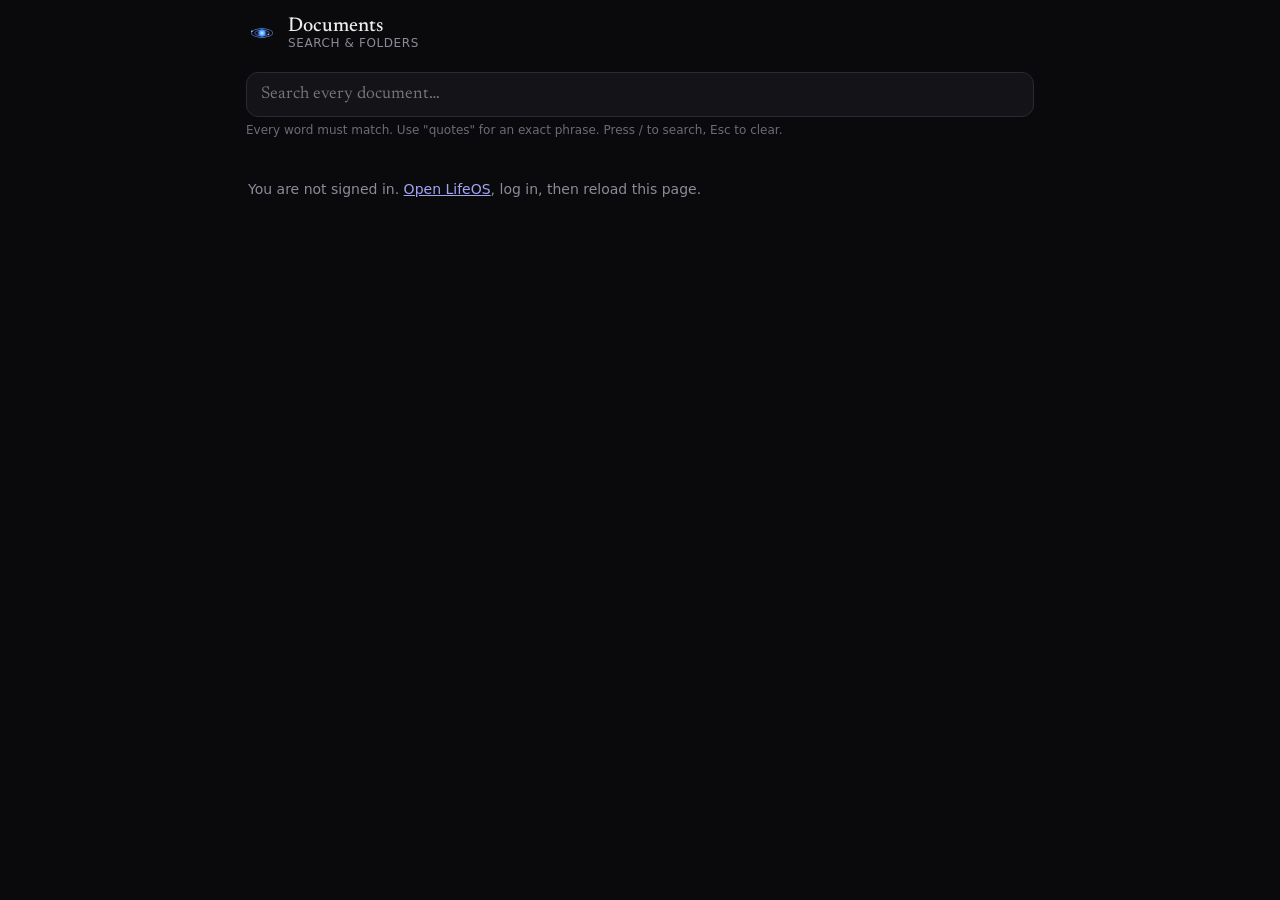
<file: documents.html>
<!doctype html>
<html lang="en">
  <head>
    <meta charset="UTF-8" />
    <meta name="viewport" content="width=device-width, initial-scale=1.0, viewport-fit=cover" />
    <meta name="theme-color" content="#0A0A0C" />
    <link rel="apple-touch-icon" href="./icon.png" />
    <link rel="preconnect" href="https://fonts.googleapis.com" />
    <link rel="preconnect" href="https://fonts.gstatic.com" crossorigin />
    <link rel="stylesheet" href="https://fonts.googleapis.com/css2?family=Newsreader:ital,opsz,wght@0,6..72,400;0,6..72,500;1,6..72,400&display=swap" />
    <title>LifeOS Documents</title>
    <style>
      *{box-sizing:border-box;margin:0;padding:0}
      html,body{background:#0A0A0C;color:#ECECF1;font-family:"Newsreader",Georgia,serif;min-height:100%}
      body{padding:max(16px,env(safe-area-inset-top)) 16px max(28px,env(safe-area-inset-bottom));max-width:820px;margin:0 auto}
      header{display:flex;align-items:center;gap:10px;margin-bottom:14px}
      header img{width:32px;height:32px;border-radius:8px}
      h1{font-size:20px;font-weight:500}
      .sub{font-family:system-ui,sans-serif;font-size:12px;letter-spacing:.6px;text-transform:uppercase;color:#8B8B99}
      .searchwrap{position:sticky;top:0;background:#0A0A0C;padding:8px 0 10px;z-index:5}
      #q{width:100%;background:#131318;color:#ECECF1;border:1px solid #2A2A38;border-radius:12px;padding:13px 14px;font-family:inherit;font-size:17px}
      #q:focus{outline:none;border-color:#5E5CE6}
      .hint{font-family:system-ui,sans-serif;font-size:12px;color:#6B6B7B;margin-top:6px}
      .chips{display:flex;gap:7px;flex-wrap:wrap;margin:10px 0 4px}
      .chip{background:#131318;border:1px solid #2A2A38;color:#B9B9C6;border-radius:999px;padding:6px 12px;font-family:system-ui,sans-serif;font-size:13px;cursor:pointer}
      .chip.on{background:#5E5CE6;border-color:#5E5CE6;color:#fff}
      .chip b{font-weight:600;opacity:.75;margin-left:5px}
      .row{background:#131318;border:1px solid #232330;border-radius:13px;padding:13px 14px;margin-bottom:9px}
      .row h3{font-size:17px;font-weight:500;line-height:1.35}
      .row mark{background:rgba(94,92,230,.32);color:inherit;border-radius:3px;padding:0 2px}
      .meta{font-family:system-ui,sans-serif;font-size:12.5px;color:#8B8B99;margin-top:5px;display:flex;gap:9px;flex-wrap:wrap;align-items:center}
      .badge{background:rgba(94,92,230,.15);color:#A5A3F5;border-radius:999px;padding:2px 9px;font-size:12px}
      .snip{font-size:14.5px;color:#9E9EAC;margin-top:7px;line-height:1.45;display:-webkit-box;-webkit-line-clamp:2;-webkit-box-orient:vertical;overflow:hidden}
      .open{margin-top:9px;background:transparent;border:1px solid #2A2A38;color:#A5A3F5;border-radius:9px;padding:7px 13px;font-family:system-ui,sans-serif;font-size:13.5px;cursor:pointer}
      .note{font-family:system-ui,sans-serif;font-size:14px;color:#8B8B99;padding:18px 2px;line-height:1.5}
      .err{color:#FF6B6B}.ok{color:#34C759}
      section h2{font-family:system-ui,sans-serif;font-size:12px;letter-spacing:.7px;text-transform:uppercase;color:#8B8B99;margin:22px 0 9px}
      .bar{display:flex;gap:9px;flex-wrap:wrap;align-items:center;margin-top:6px}
      .btn{background:#5E5CE6;color:#fff;border:0;border-radius:10px;padding:10px 15px;font-family:system-ui,sans-serif;font-size:14px;font-weight:600;cursor:pointer}
      .btn.ghost{background:transparent;border:1px solid #2A2A38;color:#B9B9C6;font-weight:500}
      .btn:disabled{opacity:.45}
      .recover{border-color:#4A3A1A;background:#17130B}
      a{color:#A5A3F5}
    </style>
  </head>
  <body>
    <header>
      <img src="./icon.png" alt="" />
      <div><h1>Documents</h1><div class="sub">Search &amp; folders</div></div>
    </header>

    <div class="searchwrap">
      <input id="q" type="search" placeholder="Search every document…" autocomplete="off" />
      <div class="hint">Every word must match. Use "quotes" for an exact phrase. Press / to search, Esc to clear.</div>
    </div>

    <div class="chips" id="chips"></div>
    <div id="status" class="note">Loading your documents…</div>
    <div id="list"></div>

    <section id="orphan-section" hidden>
      <h2>Unlinked files — recoverable</h2>
      <div class="note" style="padding:0 2px 10px">
        These files are in your storage but are not attached to any memory. This is what the
        capture bug left behind: the file uploaded, the link never saved.
      </div>
      <div id="orphans"></div>
    </section>

    <section id="backfill-section" hidden>
      <h2>Save folders into LifeOS</h2>
      <div class="note" style="padding:0 2px 8px" id="backfill-note"></div>
      <div class="bar">
        <button class="btn" id="apply">Preview changes</button>
        <span id="backfill-status" class="sub" style="text-transform:none;letter-spacing:0;font-size:13px"></span>
      </div>
    </section>

    <script src="./assets/supabase-js-2.umd.js"></script>
    <script type="module">
      import { prepare, search, folderCounts, folderFor, backfillPlan } from './docs-lib.js';

      const SUPA_URL = "https://pzofhjymwzaxtwnwodsa.supabase.co";
      const SUPA_ANON = "eyJhbGciOiJIUzI1NiIsInR5cCI6IkpXVCJ9.eyJpc3MiOiJzdXBhYmFzZSIsInJlZiI6InB6b2Zoanltd3pheHR3bndvZHNhIiwicm9sZSI6ImFub24iLCJpYXQiOjE3ODMxNDgwMDIsImV4cCI6MjA5ODcyNDAwMn0.Pc-O8Ex1QiMdU-Ey4nFABWT1hs3EnIlWiD2rcf80rkM";
      const supa = window.supabase.createClient(SUPA_URL, SUPA_ANON);
      const $ = (id) => document.getElementById(id);

      let DOCS = [], MEDIA = new Map(), folder = null, plan = null;

      const esc = (s) => String(s ?? '').replace(/[&<>"]/g, (c) => ({ '&':'&amp;','<':'&lt;','>':'&gt;','"':'&quot;' }[c]));
      const fmt = (d) => d ? new Date(d).toLocaleDateString(undefined, { day:'numeric', month:'short', year:'numeric' }) : '';

      function highlight(text, query) {
        const out = esc(text);
        const terms = (query.toLowerCase().match(/"[^"]+"|\S+/g) || []).map((t) => t.replace(/^"|"$/g,'')).filter(Boolean);
        if (!terms.length) return out;
        const re = new RegExp('(' + terms.map((t) => t.replace(/[.*+?^${}()|[\]\\]/g,'\\$&')).join('|') + ')', 'ig');
        return out.replace(re, '<mark>$1</mark>');
      }

      async function openPath(path, btn) {
        btn.disabled = true; btn.textContent = 'Opening…';
        const { data, error } = await supa.storage.from('lifeos-media').createSignedUrl(path, 3600);
        btn.disabled = false; btn.textContent = 'Open file';
        if (error || !data?.signedUrl) { btn.textContent = 'Could not open'; return; }
        window.open(data.signedUrl, '_blank', 'noopener');
      }

      function render() {
        const q = $('q').value;
        let rows = search(DOCS, q);
        if (folder) rows = rows.filter((d) => d._folder === folder);

        const counts = folderCounts(search(DOCS, q));
        $('chips').innerHTML =
          `<button class="chip${folder ? '' : ' on'}" data-f="">All<b>${search(DOCS, q).length}</b></button>` +
          counts.map(([f, n]) => `<button class="chip${folder === f ? ' on' : ''}" data-f="${esc(f)}">${esc(f)}<b>${n}</b></button>`).join('');

        if (!rows.length) {
          $('list').innerHTML = '';
          $('status').innerHTML = q
            ? `Nothing matches <b>${esc(q)}</b>${folder ? ' in ' + esc(folder) : ''}.`
            : 'No documents found yet.';
          $('status').hidden = false;
          return;
        }
        $('status').hidden = true;
        $('list').innerHTML = rows.slice(0, 400).map((d) => {
          const files = MEDIA.get(d.id) || [];
          return `<div class="row">
            <h3>${highlight(d.title || d.file_name || 'Untitled', q)}</h3>
            <div class="meta"><span class="badge">${esc(d._folder)}</span>
              <span>${fmt(d.occurred_at || d.created_at)}</span>
              ${d.file_name ? `<span>${esc(d.file_name)}</span>` : ''}
              ${files.length ? `<span>${files.length} file${files.length > 1 ? 's' : ''}</span>` : '<span>no attachment</span>'}
            </div>
            ${d.summary ? `<div class="snip">${highlight(d.summary, q)}</div>` : ''}
            ${files.map((f) => `<button class="open" data-path="${esc(f.storage_path)}">Open file</button>`).join(' ')}
          </div>`;
        }).join('');
      }

      $('chips').addEventListener('click', (e) => {
        const b = e.target.closest('.chip'); if (!b) return;
        folder = b.dataset.f || null; render();
      });
      $('list').addEventListener('click', (e) => {
        const b = e.target.closest('.open'); if (b) openPath(b.dataset.path, b);
      });
      $('q').addEventListener('input', render);
      document.addEventListener('keydown', (e) => {
        if (e.key === '/' && document.activeElement !== $('q')) { e.preventDefault(); $('q').focus(); }
        if (e.key === 'Escape') { $('q').value = ''; render(); }
      });

      $('apply').addEventListener('click', async () => {
        const btn = $('apply'), st = $('backfill-status');
        if (!plan) {
          plan = backfillPlan(DOCS);
          if (!plan.length) { st.textContent = 'Every document already has its folder saved.'; return; }
          const by = {};
          for (const p of plan) by[p.folder] = (by[p.folder] || 0) + 1;
          st.innerHTML = `<b>${plan.length}</b> document(s) would gain a folder tag: ` +
            esc(Object.entries(by).sort((a,b)=>b[1]-a[1]).map(([f,n]) => `${f} (${n})`).join(', ')) +
            '. Nothing is removed. Press again to apply.';
          btn.textContent = `Apply to ${plan.length} document(s)`;
          return;
        }
        btn.disabled = true; st.textContent = 'Applying…';
        let done = 0, failed = 0;
        for (const p of plan) {
          const { error } = await supa.from('memories').update({ categories: p.categories }).eq('id', p.id);
          error ? failed++ : done++;
          st.textContent = `Applying… ${done + failed}/${plan.length}`;
        }
        st.innerHTML = failed
          ? `<span class="err">Saved ${done}, ${failed} failed.</span>`
          : `<span class="ok">Saved folders on ${done} document(s).</span>`;
        btn.hidden = true; plan = null;
      });

      (async function init() {
        const { data: { session } } = await supa.auth.getSession();
        if (!session) {
          $('status').innerHTML = 'You are not signed in. <a href="./">Open LifeOS</a>, log in, then reload this page.';
          return;
        }
        const { data: docs, error } = await supa
          .from('memories')
          .select('id,title,summary,file_name,categories,occurred_at,created_at,source_module,primary_kind')
          .or('primary_kind.eq.document,file_name.not.is.null')
          .order('occurred_at', { ascending: false })
          .limit(2000);
        if (error) { $('status').innerHTML = `<span class="err">Could not load documents: ${esc(error.message)}</span>`; return; }

        DOCS = prepare(docs || []);
        const ids = DOCS.map((d) => d.id);
        for (let i = 0; i < ids.length; i += 200) {
          const { data: m } = await supa.from('media').select('id,memory_id,storage_path,kind').in('memory_id', ids.slice(i, i + 200));
          for (const row of m || []) {
            if (!MEDIA.has(row.memory_id)) MEDIA.set(row.memory_id, []);
            MEDIA.get(row.memory_id).push(row);
          }
        }
        render();

        $('backfill-section').hidden = false;
        $('backfill-note').textContent =
          'Folders above are worked out live from each document, so they already cover everything you have ever captured. ' +
          'Saving them writes a doc: tag onto each memory so the folder shows up in the main app too. It only ever adds.';

        const { data: orphans } = await supa
          .from('media').select('id,storage_path,kind,created_at')
          .is('memory_id', null).order('created_at', { ascending: false }).limit(200);
        if (orphans?.length) {
          $('orphan-section').hidden = false;
          $('orphans').innerHTML = orphans.map((o) => `<div class="row recover">
            <h3>${esc((o.storage_path || '').split('/').pop())}</h3>
            <div class="meta"><span class="badge">${esc(o.kind || 'file')}</span><span>${fmt(o.created_at)}</span></div>
            <button class="open" data-path="${esc(o.storage_path)}">Open file</button>
          </div>`).join('');
          $('orphans').addEventListener('click', (e) => {
            const b = e.target.closest('.open'); if (b) openPath(b.dataset.path, b);
          });
        }
      })();
    </script>
  </body>
</html>
</file>
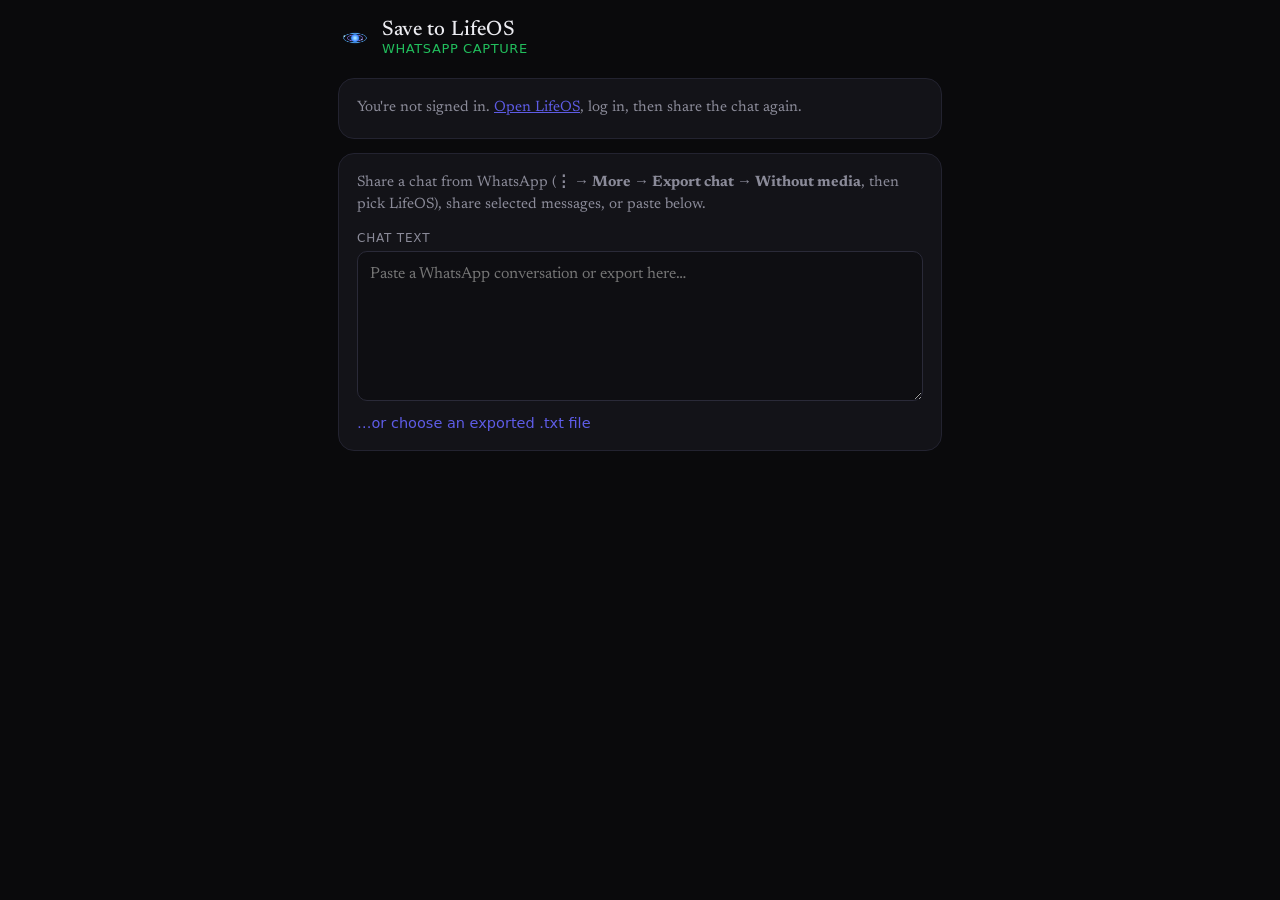
<file: share.html>
<!doctype html>
<html lang="en">
  <head>
    <meta charset="UTF-8" />
    <meta name="viewport" content="width=device-width, initial-scale=1.0, viewport-fit=cover" />
    <meta name="theme-color" content="#0A0A0C" />
    <link rel="apple-touch-icon" href="./icon.png" />
    <link rel="preconnect" href="https://fonts.googleapis.com" />
    <link rel="preconnect" href="https://fonts.gstatic.com" crossorigin />
    <link rel="stylesheet" href="https://fonts.googleapis.com/css2?family=Newsreader:ital,opsz,wght@0,6..72,400;0,6..72,500;1,6..72,400&display=swap" />
    <title>LifeOS — Save WhatsApp chat</title>
    <style>
      * { box-sizing: border-box; margin: 0; padding: 0; }
      html, body { background: #0A0A0C; color: #ECECF1; font-family: "Newsreader", Georgia, serif; min-height: 100%; }
      body { padding: max(20px, env(safe-area-inset-top)) 18px max(28px, env(safe-area-inset-bottom)); max-width: 640px; margin: 0 auto; }
      header { display: flex; align-items: center; gap: 10px; margin-bottom: 22px; }
      header img { width: 34px; height: 34px; border-radius: 9px; }
      header h1 { font-size: 21px; font-weight: 500; letter-spacing: .2px; }
      header .wa { color: #25D366; font-size: 13px; font-family: system-ui, sans-serif; letter-spacing: .6px; text-transform: uppercase; opacity: .9; }
      .card { background: #131318; border: 1px solid #232330; border-radius: 16px; padding: 18px; margin-bottom: 14px; }
      .muted { color: #8B8B99; font-size: 15px; line-height: 1.5; }
      label { display: block; font-family: system-ui, sans-serif; font-size: 12px; letter-spacing: .8px; text-transform: uppercase; color: #8B8B99; margin: 14px 0 6px; }
      input[type=text], textarea { width: 100%; background: #0E0E12; color: #ECECF1; border: 1px solid #2A2A38; border-radius: 10px; padding: 11px 12px; font-family: inherit; font-size: 16px; }
      textarea { min-height: 150px; resize: vertical; line-height: 1.45; }
      input:focus, textarea:focus { outline: none; border-color: #5E5CE6; }
      .stats { display: flex; gap: 18px; flex-wrap: wrap; margin-top: 4px; }
      .stat b { display: block; font-size: 20px; font-weight: 500; }
      .stat span { font-family: system-ui, sans-serif; font-size: 11.5px; letter-spacing: .6px; text-transform: uppercase; color: #8B8B99; }
      .preview { margin-top: 12px; max-height: 180px; overflow-y: auto; background: #0E0E12; border: 1px solid #232330; border-radius: 10px; padding: 12px; font-size: 14.5px; line-height: 1.5; color: #B9B9C6; white-space: pre-wrap; word-break: break-word; }
      button.primary { width: 100%; margin-top: 16px; background: #5E5CE6; color: #fff; border: 0; border-radius: 12px; padding: 15px; font-family: system-ui, sans-serif; font-size: 16px; font-weight: 600; cursor: pointer; }
      button.primary:disabled { opacity: .45; }
      button.ghost { width: 100%; margin-top: 10px; background: transparent; color: #8B8B99; border: 1px solid #2A2A38; border-radius: 12px; padding: 12px; font-family: system-ui, sans-serif; font-size: 14.5px; cursor: pointer; }
      .filebtn { display: inline-block; margin-top: 10px; color: #5E5CE6; font-family: system-ui, sans-serif; font-size: 14.5px; cursor: pointer; }
      .ok { color: #34C759; } .err { color: #FF6B6B; }
      .status { font-family: system-ui, sans-serif; font-size: 14.5px; margin-top: 12px; line-height: 1.5; }
      a { color: #5E5CE6; }
      .hidden { display: none !important; }
      .tag { display: inline-block; background: rgba(37,211,102,.12); color: #25D366; border-radius: 999px; padding: 3px 10px; font-family: system-ui, sans-serif; font-size: 12.5px; margin-right: 6px; }
    </style>
  </head>
  <body>
    <header>
      <img src="./icon.png" alt="" />
      <div>
        <h1>Save to LifeOS</h1>
        <div class="wa">WhatsApp capture</div>
      </div>
    </header>

    <div id="auth-warning" class="card hidden">
      <p class="muted">You're not signed in. <a href="./">Open LifeOS</a>, log in, then share the chat again.</p>
    </div>

    <div id="input-card" class="card">
      <p class="muted">Share a chat from WhatsApp (<b>⋮ → More → Export chat → Without media</b>, then pick LifeOS), share selected messages, or paste below.</p>
      <label for="raw">Chat text</label>
      <textarea id="raw" placeholder="Paste a WhatsApp conversation or export here…"></textarea>
      <span class="filebtn" id="pickbtn">…or choose an exported .txt file</span>
      <input type="file" id="file" accept=".txt,text/plain" class="hidden" />
    </div>

    <div id="preview-card" class="card hidden">
      <span class="tag">#whatsapp</span>
      <label for="title">Memory title</label>
      <input type="text" id="title" />
      <div class="stats" id="stats"></div>
      <div class="preview" id="preview"></div>
      <button class="primary" id="save">Save to memories</button>
      <button class="ghost" id="reset">Start over</button>
      <div class="status" id="status"></div>
    </div>

    <script src="./assets/supabase-js-2.umd.js"></script>
    <script>
      const SUPA_URL = "https://pzofhjymwzaxtwnwodsa.supabase.co";
      const SUPA_ANON = "eyJhbGciOiJIUzI1NiIsInR5cCI6IkpXVCJ9.eyJpc3MiOiJzdXBhYmFzZSIsInJlZiI6InB6b2Zoanltd3pheHR3bndvZHNhIiwicm9sZSI6ImFub24iLCJpYXQiOjE3ODMxNDgwMDIsImV4cCI6MjA5ODcyNDAwMn0.Pc-O8Ex1QiMdU-Ey4nFABWT1hs3EnIlWiD2rcf80rkM";
      const supa = window.supabase.createClient(SUPA_URL, SUPA_ANON);

      const $ = (id) => document.getElementById(id);
      let parsed = null;

      // ---- WhatsApp export parsing -------------------------------------------
      // Android: "12/07/2026, 18:51 - Daniel: message"
      // iOS:     "[12/07/2026, 18:51:03] Daniel: message"  (often with U+200E marks)
      const LINE_RE = /^‎?\[?(\d{1,4})[\/.\-](\d{1,2})[\/.\-](\d{1,4}),?\s+(\d{1,2}):(\d{2})(?::\d{2})?(?:\s*([AaPp])\.?[Mm]\.?)?\]?\s*(?:-\s*)?(.*)$/;

      function parseChat(text) {
        const rows = [];
        for (const rawLine of text.split(/\r?\n/)) {
          const line = rawLine.replace(/‎|‏/g, "");
          const m = line.match(LINE_RE);
          if (m) {
            const rest = m[7];
            const ci = rest.indexOf(": ");
            let sender = null, body = rest;
            if (ci > 0 && ci < 60) { sender = rest.slice(0, ci); body = rest.slice(ci + 2); }
            let hour = parseInt(m[4], 10);
            const ap = (m[6] || "").toLowerCase();
            if (ap === "p" && hour < 12) hour += 12;
            if (ap === "a" && hour === 12) hour = 0;
            rows.push({ n1: +m[1], n2: +m[2], n3: +m[3], hour, min: +m[5], sender, body });
          } else if (rows.length && rawLine.trim()) {
            rows[rows.length - 1].body += "\n" + rawLine.trim();
          }
        }
        const msgs = rows.filter((r) => r.sender);
        if (!msgs.length) return null;

        // Date order heuristic: WhatsApp uses D/M/Y or M/D/Y (or Y/M/D if n1 has 4 digits)
        let toDate;
        if (msgs.some((r) => r.n1 > 999)) {
          toDate = (r) => new Date(r.n1, r.n2 - 1, r.n3, r.hour, r.min);
        } else {
          const dm = msgs.some((r) => r.n1 > 12) ? true : !msgs.some((r) => r.n2 > 12);
          const yy = (y) => (y < 100 ? 2000 + y : y);
          toDate = dm
            ? (r) => new Date(yy(r.n3), r.n2 - 1, r.n1, r.hour, r.min)
            : (r) => new Date(yy(r.n3), r.n1 - 1, r.n2, r.hour, r.min);
        }
        const senders = [...new Set(msgs.map((r) => r.sender))];
        const first = toDate(msgs[0]);
        const last = toDate(msgs[msgs.length - 1]);
        return { msgs, senders, first, last, toDate };
      }

      function pad(n) { return String(n).padStart(2, "0"); }

      function buildSummary(p) {
        const parts = p.msgs.map((r) => `${pad(r.hour)}:${pad(r.min)} ${r.sender}: ${r.body.replace(/\s+/g, " ")}`);
        let text = `${p.msgs.length} messages ` + parts.join(" ");
        const CAP = 9000;
        if (text.length > CAP) text = `${p.msgs.length} messages … ` + parts.join(" ").slice(-(CAP - 30));
        return text;
      }

      function chatNameFrom(fileName, shareTitle, p) {
        if (fileName) {
          const m = fileName.match(/WhatsApp Chat (?:with|-)?\s*(.+?)\.(txt|zip)$/i);
          if (m) return m[1].trim();
        }
        if (shareTitle && !/whatsapp chat/i.test(shareTitle) && shareTitle.length < 60) return shareTitle;
        const others = p.senders.filter((s) => !/^me$/i.test(s));
        if (others.length === 1) return others[0];
        if (others.length === 2) return others.join(" & ");
        return `${p.senders.length} participants`;
      }

      // ---- UI ----------------------------------------------------------------
      function showPreview(text, fileName, shareTitle) {
        const p = parseChat(text);
        if (!p) {
          $("status").textContent = "";
          alert("That doesn't look like a WhatsApp conversation. Paste the exported chat text (export 'Without media').");
          return;
        }
        parsed = p;
        $("title").value = "WhatsApp — " + chatNameFrom(fileName, shareTitle, p);
        const fmt = (d) => d.toLocaleDateString(undefined, { day: "numeric", month: "short", year: "numeric" });
        $("stats").innerHTML =
          `<div class="stat"><b>${p.msgs.length}</b><span>messages</span></div>` +
          `<div class="stat"><b>${p.senders.length}</b><span>people</span></div>` +
          `<div class="stat"><b>${fmt(p.first)}${fmt(p.first) === fmt(p.last) ? "" : " – " + fmt(p.last)}</b><span>dates</span></div>`;
        const tail = p.msgs.slice(-8).map((r) => `${pad(r.hour)}:${pad(r.min)} ${r.sender}: ${r.body}`).join("\n");
        $("preview").textContent = tail;
        $("input-card").classList.add("hidden");
        $("preview-card").classList.remove("hidden");
      }

      async function save() {
        const btn = $("save");
        btn.disabled = true;
        $("status").textContent = "Saving…";
        try {
          const { data: { session } } = await supa.auth.getSession();
          if (!session) {
            $("auth-warning").classList.remove("hidden");
            $("status").innerHTML = '<span class="err">Not signed in — open LifeOS, log in, then try again.</span>';
            btn.disabled = false;
            return;
          }
          const p = parsed;
          const title = $("title").value.trim() || "WhatsApp chat";
          const sourceId = "share-" + title.toLowerCase().replace(/\W+/g, "-") + "-" + p.last.toISOString().slice(0, 16);

          const { data: dup } = await supa.from("memories").select("id").eq("source_id", sourceId).limit(1);
          if (dup && dup.length) {
            $("status").innerHTML = '<span class="ok">Already saved earlier — nothing to do.</span> <a href="./">Open LifeOS</a>';
            return;
          }
          const { error } = await supa.from("memories").insert({
            title,
            summary: buildSummary(p),
            primary_kind: "document",
            life_areas: [],
            categories: ["whatsapp"],
            source_kind: "whatsapp",
            source_module: "whatsapp",
            source_id: sourceId,
            occurred_at: p.last.toISOString(),
          });
          if (error) throw error;
          $("status").innerHTML = '<span class="ok">Saved to your memories.</span> <a href="./">Open LifeOS</a>';
        } catch (e) {
          $("status").innerHTML = '<span class="err">Could not save: ' + (e.message || e) + "</span>";
          btn.disabled = false;
        }
      }

      $("save").addEventListener("click", save);
      $("reset").addEventListener("click", () => {
        parsed = null;
        $("raw").value = "";
        $("preview-card").classList.add("hidden");
        $("input-card").classList.remove("hidden");
        $("save").disabled = false;
        $("status").textContent = "";
      });
      $("raw").addEventListener("change", () => { if ($("raw").value.trim()) showPreview($("raw").value, null, null); });
      $("raw").addEventListener("paste", () => setTimeout(() => { if ($("raw").value.trim()) showPreview($("raw").value, null, null); }, 50));
      $("pickbtn").addEventListener("click", () => $("file").click());
      $("file").addEventListener("change", async () => {
        const f = $("file").files[0];
        if (!f) return;
        if (/\.zip$/i.test(f.name)) { alert("That's a media export (.zip). In WhatsApp choose Export chat → Without media to get a .txt file."); return; }
        showPreview(await f.text(), f.name, null);
      });

      // ---- Incoming shares ---------------------------------------------------
      (async function init() {
        const q = new URLSearchParams(location.search);
        if (q.get("incoming") === "1") {
          try {
            const cache = await caches.open("lifeos-share-inbox");
            const res = await cache.match("./__share-payload");
            if (res) {
              const payload = await res.json();
              await cache.delete("./__share-payload");
              const text = (payload.files && payload.files[0] && payload.files[0].text) || payload.text || "";
              const fileName = payload.files && payload.files[0] && payload.files[0].name;
              if (payload.files && payload.files[0] && /\.zip$/i.test(payload.files[0].name || "")) {
                alert("That's a media export (.zip). In WhatsApp choose Export chat → Without media, then share again.");
              } else if (text.trim()) {
                showPreview(text, fileName, payload.title);
              }
            }
          } catch (e) { /* fall through to manual UI */ }
        } else if (q.get("text") || q.get("title")) {
          const text = [q.get("title"), q.get("text"), q.get("url")].filter(Boolean).join("\n");
          if (text.trim()) showPreview(text, null, q.get("title"));
        }
        const { data: { session } } = await supa.auth.getSession();
        if (!session) $("auth-warning").classList.remove("hidden");
      })();
    </script>
  </body>
</html>
</file>
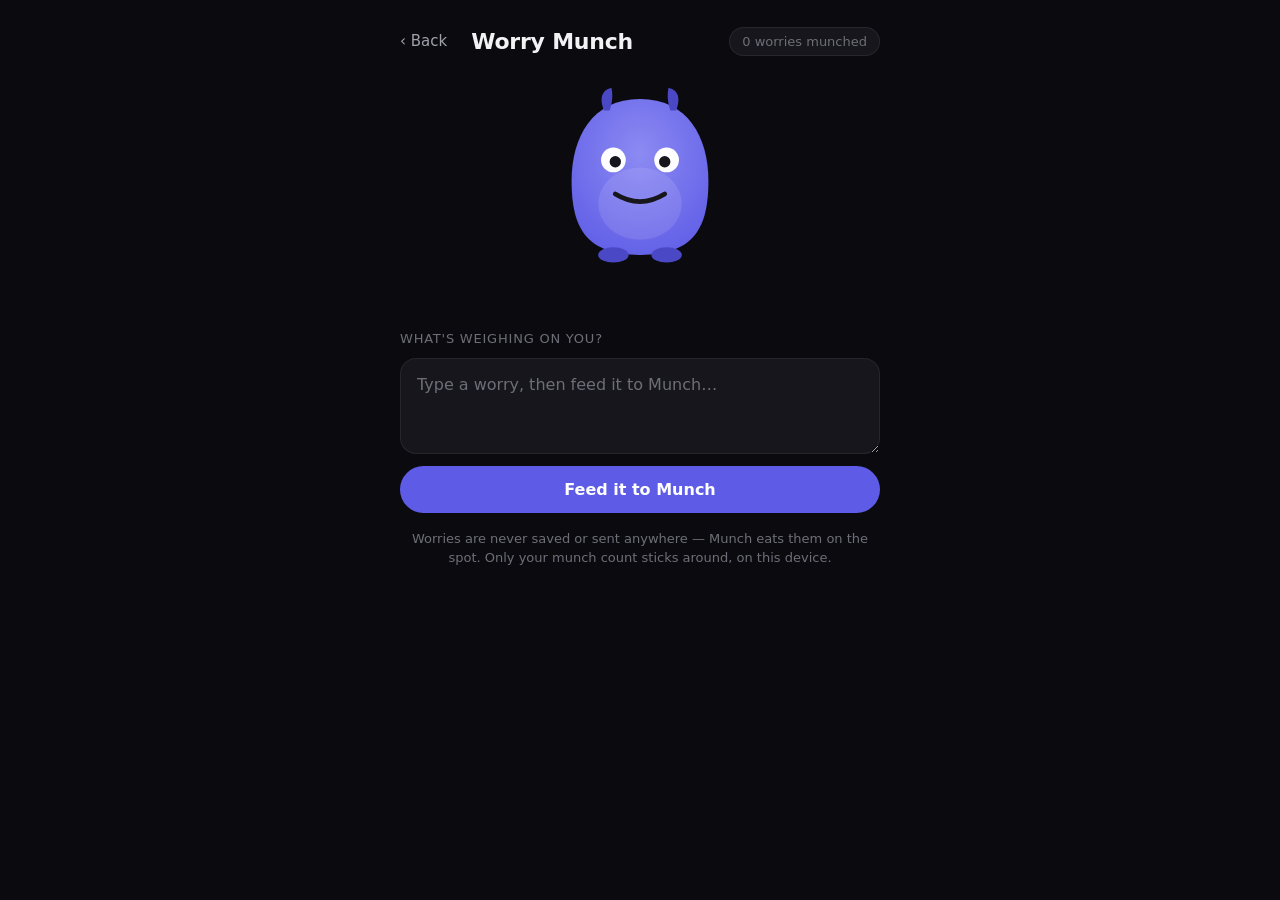
<file: worry.html>
<!doctype html>
<html lang="en">
  <head>
    <meta charset="UTF-8" />
    <meta name="viewport" content="width=device-width, initial-scale=1.0, viewport-fit=cover" />
    <meta name="theme-color" content="#0A0A0C" />
    <link rel="apple-touch-icon" href="./icon.png" />
    <title>Worry Munch · LifeOS</title>
    <style>
      :root {
        --lo-bg: #0b0b0f;
        --lo-surface-1: #16161c;
        --lo-surface-2: #21212a;
        --lo-surface-3: #2a2a34;
        --lo-border: rgba(255, 255, 255, 0.07);
        --lo-border-strong: rgba(255, 255, 255, 0.12);
        --lo-text-1: #f2f2f5;
        --lo-text-2: #a1a1ac;
        --lo-text-3: #6e6e78;
        --lo-accent: #5e5ce6;
        --lo-accent-press: #4a48c4;
        --lo-accent-text: #8c8af2;
        --lo-accent-ring: rgba(94, 92, 230, 0.32);
        --lo-success: #30d158;
        --lo-mood-calm: #2dd4bf;
        --lo-font: -apple-system, BlinkMacSystemFont, "SF Pro Display", "SF Pro Text",
          "Inter", system-ui, "Segoe UI", Roboto, sans-serif;
        --lo-r-card: 16px;
        --lo-r-pill: 999px;
        --lo-ease-spatial: cubic-bezier(0.16, 1, 0.3, 1);
      }
      * { box-sizing: border-box; margin: 0; padding: 0; }
      html, body { height: 100%; }
      body {
        background: var(--lo-bg);
        color: var(--lo-text-1);
        font-family: var(--lo-font);
        -webkit-font-smoothing: antialiased;
        display: flex;
        flex-direction: column;
        align-items: center;
        padding: max(16px, env(safe-area-inset-top)) 16px max(24px, env(safe-area-inset-bottom));
        overflow-x: hidden;
      }
      .top {
        width: 100%;
        max-width: 480px;
        display: flex;
        align-items: center;
        gap: 12px;
        padding: 8px 0 4px;
      }
      .back {
        color: var(--lo-text-2);
        text-decoration: none;
        font-size: 0.9375rem;
        padding: 8px 12px;
        margin-left: -12px;
        border-radius: var(--lo-r-pill);
      }
      .back:active { background: var(--lo-surface-2); }
      h1 { font-size: 1.375rem; font-weight: 600; letter-spacing: -0.01em; white-space: nowrap; }
      .tally {
        margin-left: auto;
        font-size: 0.8125rem;
        color: var(--lo-text-3);
        background: var(--lo-surface-1);
        border: 1px solid var(--lo-border);
        border-radius: var(--lo-r-pill);
        padding: 6px 12px;
        white-space: nowrap;
      }
      .stage {
        position: relative;
        width: 100%;
        max-width: 480px;
        display: flex;
        flex-direction: column;
        align-items: center;
        margin-top: 20px;
      }
      .munch {
        width: 190px;
        height: 190px;
        transition: transform 0.25s var(--lo-ease-spatial);
      }
      .munch.excited { transform: scale(1.06); }
      .munch.chomping { animation: chomp-bounce 0.5s var(--lo-ease-spatial) 2; }
      @keyframes chomp-bounce {
        0%, 100% { transform: scale(1); }
        35% { transform: scale(1.1, 0.92) translateY(4px); }
        70% { transform: scale(0.96, 1.05) translateY(-3px); }
      }
      .munch .mouth-open { opacity: 0; }
      .munch.excited .mouth-open, .munch.chomping .mouth-open { opacity: 1; }
      .munch.excited .mouth-closed, .munch.chomping .mouth-closed { opacity: 0; }
      .munch .eye { animation: blink 4.6s infinite; transform-origin: center; transform-box: fill-box; }
      @keyframes blink {
        0%, 94%, 100% { transform: scaleY(1); }
        96% { transform: scaleY(0.08); }
      }
      .munch.happy .eye { animation: none; transform: scaleY(0.12); }
      #flyer {
        position: absolute;
        max-width: 70%;
        background: var(--lo-surface-2);
        border: 1px solid var(--lo-border-strong);
        border-radius: 14px;
        padding: 10px 14px;
        font-size: 0.9375rem;
        color: var(--lo-text-1);
        pointer-events: none;
        opacity: 0;
        z-index: 2;
        overflow: hidden;
        text-overflow: ellipsis;
        white-space: nowrap;
      }
      #speech {
        min-height: 1.5em;
        margin-top: 14px;
        font-size: 0.9375rem;
        color: var(--lo-mood-calm);
        text-align: center;
        opacity: 0;
        transition: opacity 0.3s ease;
        padding: 0 12px;
      }
      #speech.show { opacity: 1; }
      form {
        width: 100%;
        max-width: 480px;
        margin-top: 22px;
        display: flex;
        flex-direction: column;
        gap: 12px;
      }
      label {
        font-size: 0.8125rem;
        color: var(--lo-text-3);
        text-transform: uppercase;
        letter-spacing: 0.06em;
      }
      textarea {
        width: 100%;
        min-height: 96px;
        resize: vertical;
        background: var(--lo-surface-1);
        border: 1px solid var(--lo-border);
        border-radius: var(--lo-r-card);
        padding: 14px 16px;
        color: var(--lo-text-1);
        font-family: var(--lo-font);
        font-size: 1rem;
        line-height: 1.45;
        outline: none;
        transition: border-color 0.15s ease, box-shadow 0.15s ease;
      }
      textarea:focus {
        border-color: var(--lo-accent);
        box-shadow: 0 0 0 3px var(--lo-accent-ring);
      }
      textarea::placeholder { color: var(--lo-text-3); }
      button {
        appearance: none;
        border: none;
        background: var(--lo-accent);
        color: #fff;
        font-family: var(--lo-font);
        font-size: 1rem;
        font-weight: 600;
        padding: 14px 20px;
        border-radius: var(--lo-r-pill);
        cursor: pointer;
        transition: background 0.15s ease, transform 0.1s ease;
      }
      button:active { background: var(--lo-accent-press); transform: scale(0.98); }
      button:disabled { opacity: 0.5; cursor: default; }
      .privacy {
        margin-top: 16px;
        max-width: 480px;
        text-align: center;
        font-size: 0.8125rem;
        color: var(--lo-text-3);
        line-height: 1.5;
      }
      @media (prefers-reduced-motion: reduce) {
        .munch, .munch.chomping { animation: none; transition: none; }
        #flyer { transition: none !important; }
      }
    </style>
  </head>
  <body>
    <header class="top">
      <a class="back" href="./">‹ Back</a>
      <h1>Worry Munch</h1>
      <span class="tally" id="tally"></span>
    </header>

    <div class="stage">
      <svg class="munch" id="munch" viewBox="0 0 200 200" aria-hidden="true">
        <defs>
          <radialGradient id="bodyGrad" cx="50%" cy="35%" r="75%">
            <stop offset="0%" stop-color="#8c8af2" />
            <stop offset="100%" stop-color="#5e5ce6" />
          </radialGradient>
        </defs>
        <!-- body -->
        <path d="M100 18 C 150 18 172 58 172 104 C 172 152 158 182 100 182 C 42 182 28 152 28 104 C 28 58 50 18 100 18 Z" fill="url(#bodyGrad)" />
        <!-- horns -->
        <path d="M62 30 C 56 14 62 8 70 6 C 72 16 70 24 68 30 Z" fill="#4a48c4" />
        <path d="M138 30 C 144 14 138 8 130 6 C 128 16 130 24 132 30 Z" fill="#4a48c4" />
        <!-- belly -->
        <ellipse cx="100" cy="128" rx="44" ry="38" fill="rgba(255,255,255,0.10)" />
        <!-- eyes -->
        <g class="eye">
          <circle cx="72" cy="82" r="13" fill="#fff" />
          <circle cx="74" cy="84" r="6" fill="#16161c" />
        </g>
        <g class="eye">
          <circle cx="128" cy="82" r="13" fill="#fff" />
          <circle cx="126" cy="84" r="6" fill="#16161c" />
        </g>
        <!-- mouth closed -->
        <path class="mouth-closed" d="M74 118 Q 100 134 126 118" stroke="#16161c" stroke-width="5" stroke-linecap="round" fill="none" />
        <!-- mouth open -->
        <g class="mouth-open">
          <ellipse cx="100" cy="126" rx="30" ry="22" fill="#16161c" />
          <path d="M78 114 L 86 122 L 94 113 L 102 122 L 110 113 L 118 122 L 124 114" fill="#fff" />
          <ellipse cx="100" cy="138" rx="14" ry="7" fill="#ff6a7d" />
        </g>
        <!-- feet -->
        <ellipse cx="72" cy="182" rx="16" ry="8" fill="#4a48c4" />
        <ellipse cx="128" cy="182" rx="16" ry="8" fill="#4a48c4" />
      </svg>
      <div id="flyer"></div>
      <div id="speech" role="status"></div>
    </div>

    <form id="form">
      <label for="worry">What's weighing on you?</label>
      <textarea id="worry" placeholder="Type a worry, then feed it to Munch…" maxlength="500"></textarea>
      <button type="submit" id="feed">Feed it to Munch</button>
    </form>

    <p class="privacy">Worries are never saved or sent anywhere — Munch eats them on the spot. Only your munch count sticks around, on this device.</p>

    <script>
      (function () {
        var munch = document.getElementById("munch");
        var flyer = document.getElementById("flyer");
        var speech = document.getElementById("speech");
        var form = document.getElementById("form");
        var input = document.getElementById("worry");
        var feedBtn = document.getElementById("feed");
        var tally = document.getElementById("tally");

        var COUNT_KEY = "lo-worry-munch-count";
        var count = 0;
        try { count = parseInt(localStorage.getItem(COUNT_KEY), 10) || 0; } catch (e) {}

        var replies = [
          "Gone. It can't follow you here.",
          "Mmm. That one was heavy — you carried it long enough.",
          "Munched. Take a slow breath with me.",
          "All gone. It was just a thought, not a fact.",
          "Devoured. You're allowed to set it down.",
          "Crunch. Tomorrow's problems don't get today's energy.",
          "Swallowed whole. Notice how your shoulders feel now.",
        ];

        function renderTally() {
          tally.textContent = count === 1 ? "1 worry munched" : count + " worries munched";
        }
        renderTally();

        input.addEventListener("input", function () {
          munch.classList.toggle("excited", input.value.trim().length > 0);
        });

        var busy = false;
        form.addEventListener("submit", function (ev) {
          ev.preventDefault();
          var text = input.value.trim();
          if (!text || busy) return;
          busy = true;
          feedBtn.disabled = true;
          speech.classList.remove("show");

          var reduced = window.matchMedia("(prefers-reduced-motion: reduce)").matches;

          // Position the worry bubble over the textarea, then fly it into the mouth.
          flyer.textContent = text;
          var stage = munch.parentElement.getBoundingClientRect();
          var from = input.getBoundingClientRect();
          var to = munch.getBoundingClientRect();
          flyer.style.transition = "none";
          flyer.style.left = from.left - stage.left + from.width / 2 + "px";
          flyer.style.top = from.top - stage.top + "px";
          flyer.style.transform = "translateX(-50%) scale(1)";
          flyer.style.opacity = "1";

          input.value = "";
          munch.classList.remove("excited");

          function finish() {
            flyer.style.opacity = "0";
            munch.classList.remove("chomping");
            munch.classList.add("happy");
            count += 1;
            try { localStorage.setItem(COUNT_KEY, String(count)); } catch (e) {}
            renderTally();
            speech.textContent = replies[Math.floor(Math.random() * replies.length)];
            speech.classList.add("show");
            setTimeout(function () {
              munch.classList.remove("happy");
              busy = false;
              feedBtn.disabled = false;
            }, 1200);
          }

          if (reduced) {
            finish();
            return;
          }

          munch.classList.add("chomping");
          requestAnimationFrame(function () {
            requestAnimationFrame(function () {
              flyer.style.transition = "left 0.7s cubic-bezier(.16,1,.3,1), top 0.7s cubic-bezier(.16,1,.3,1), transform 0.7s cubic-bezier(.16,1,.3,1), opacity 0.25s ease 0.55s";
              flyer.style.left = to.left - stage.left + to.width / 2 + "px";
              flyer.style.top = to.top - stage.top + to.height * 0.62 + "px";
              flyer.style.transform = "translateX(-50%) scale(0.1)";
              flyer.style.opacity = "0";
              setTimeout(finish, 750);
            });
          });
        });
      })();
    </script>
  </body>
</html>
</file>
